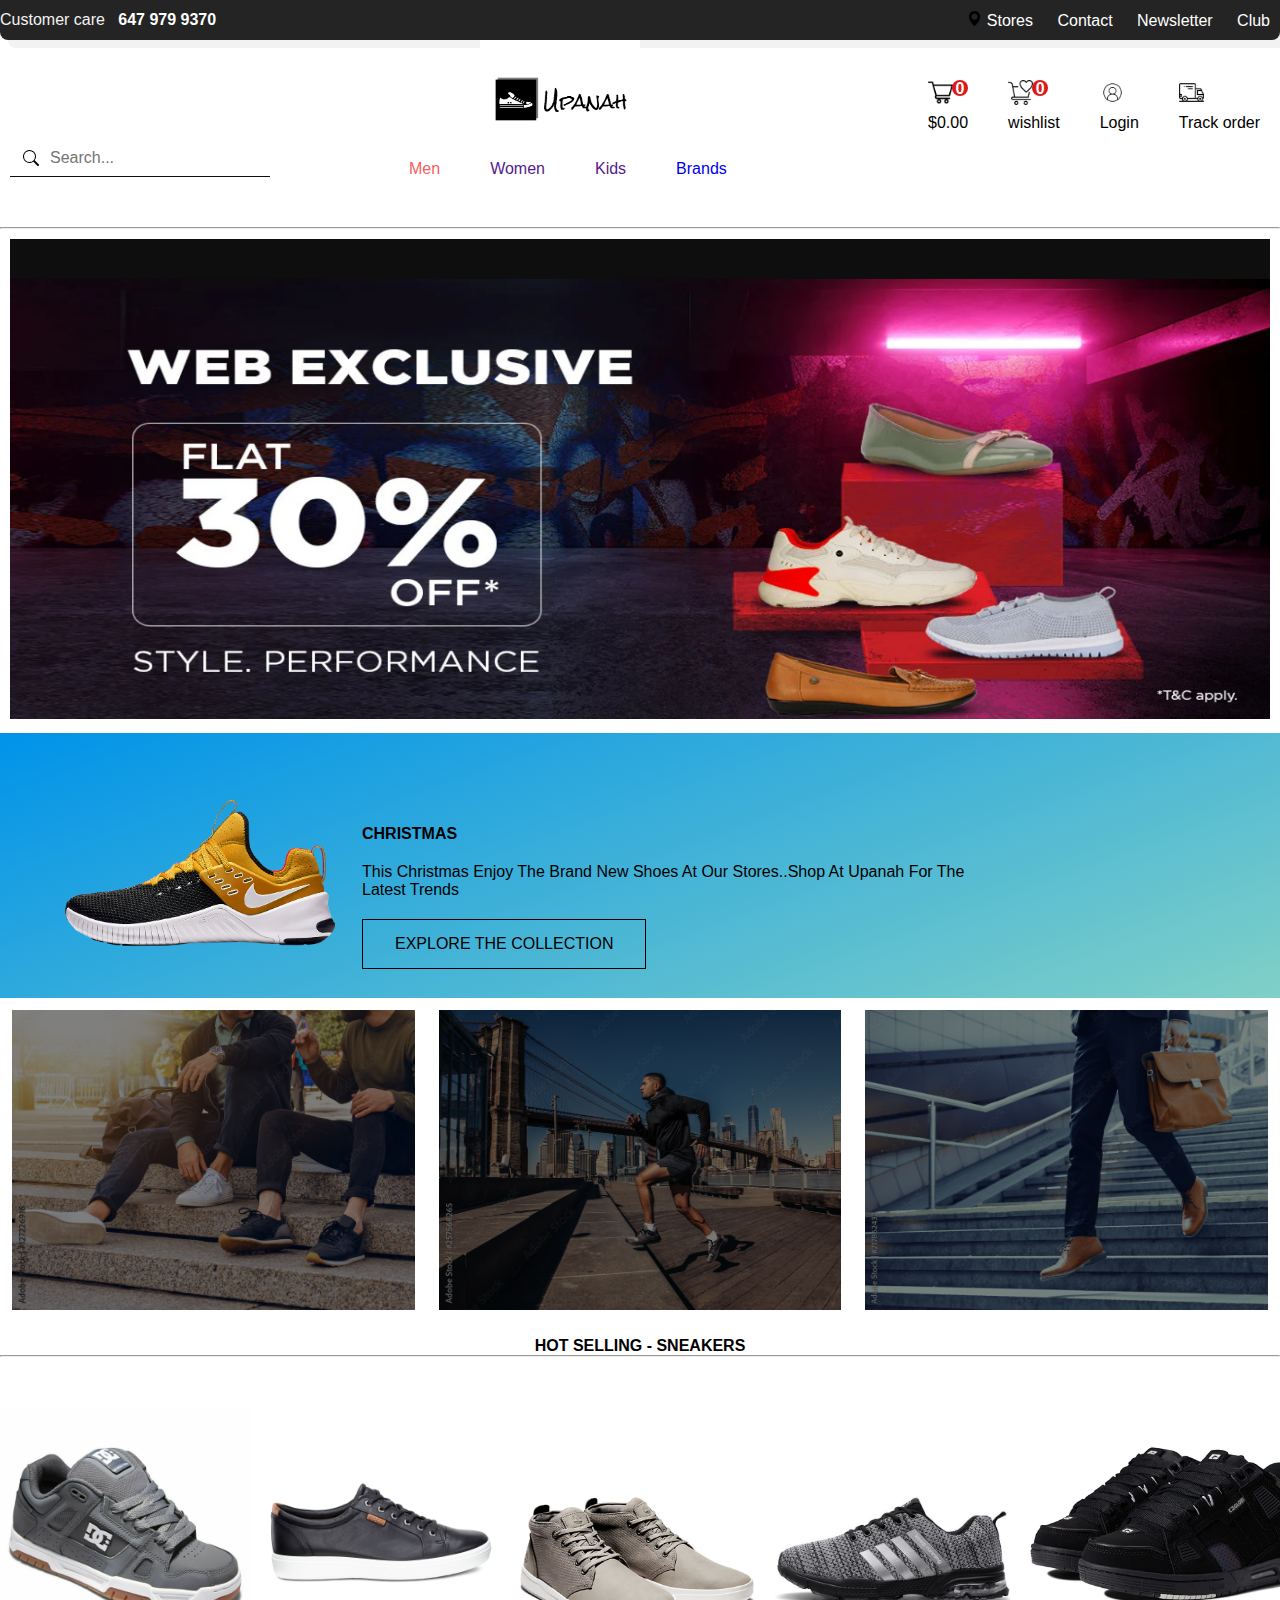
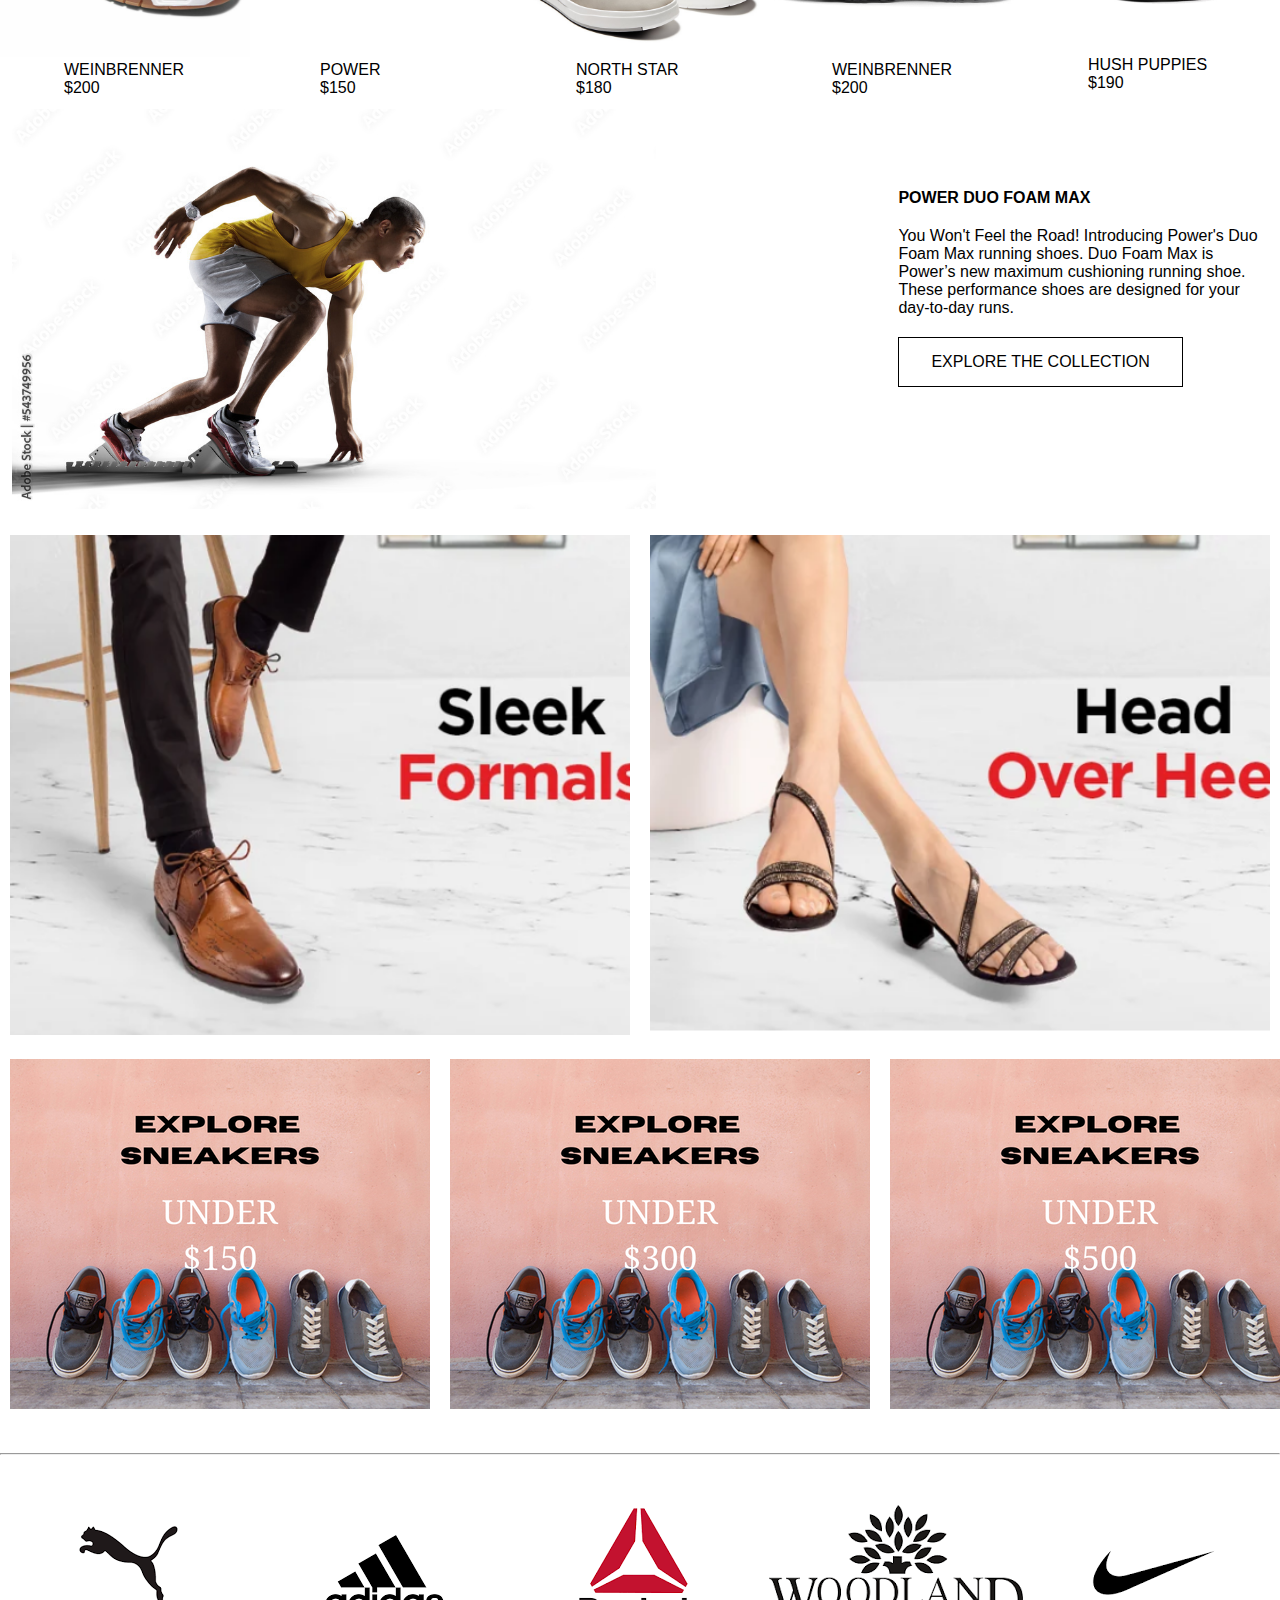
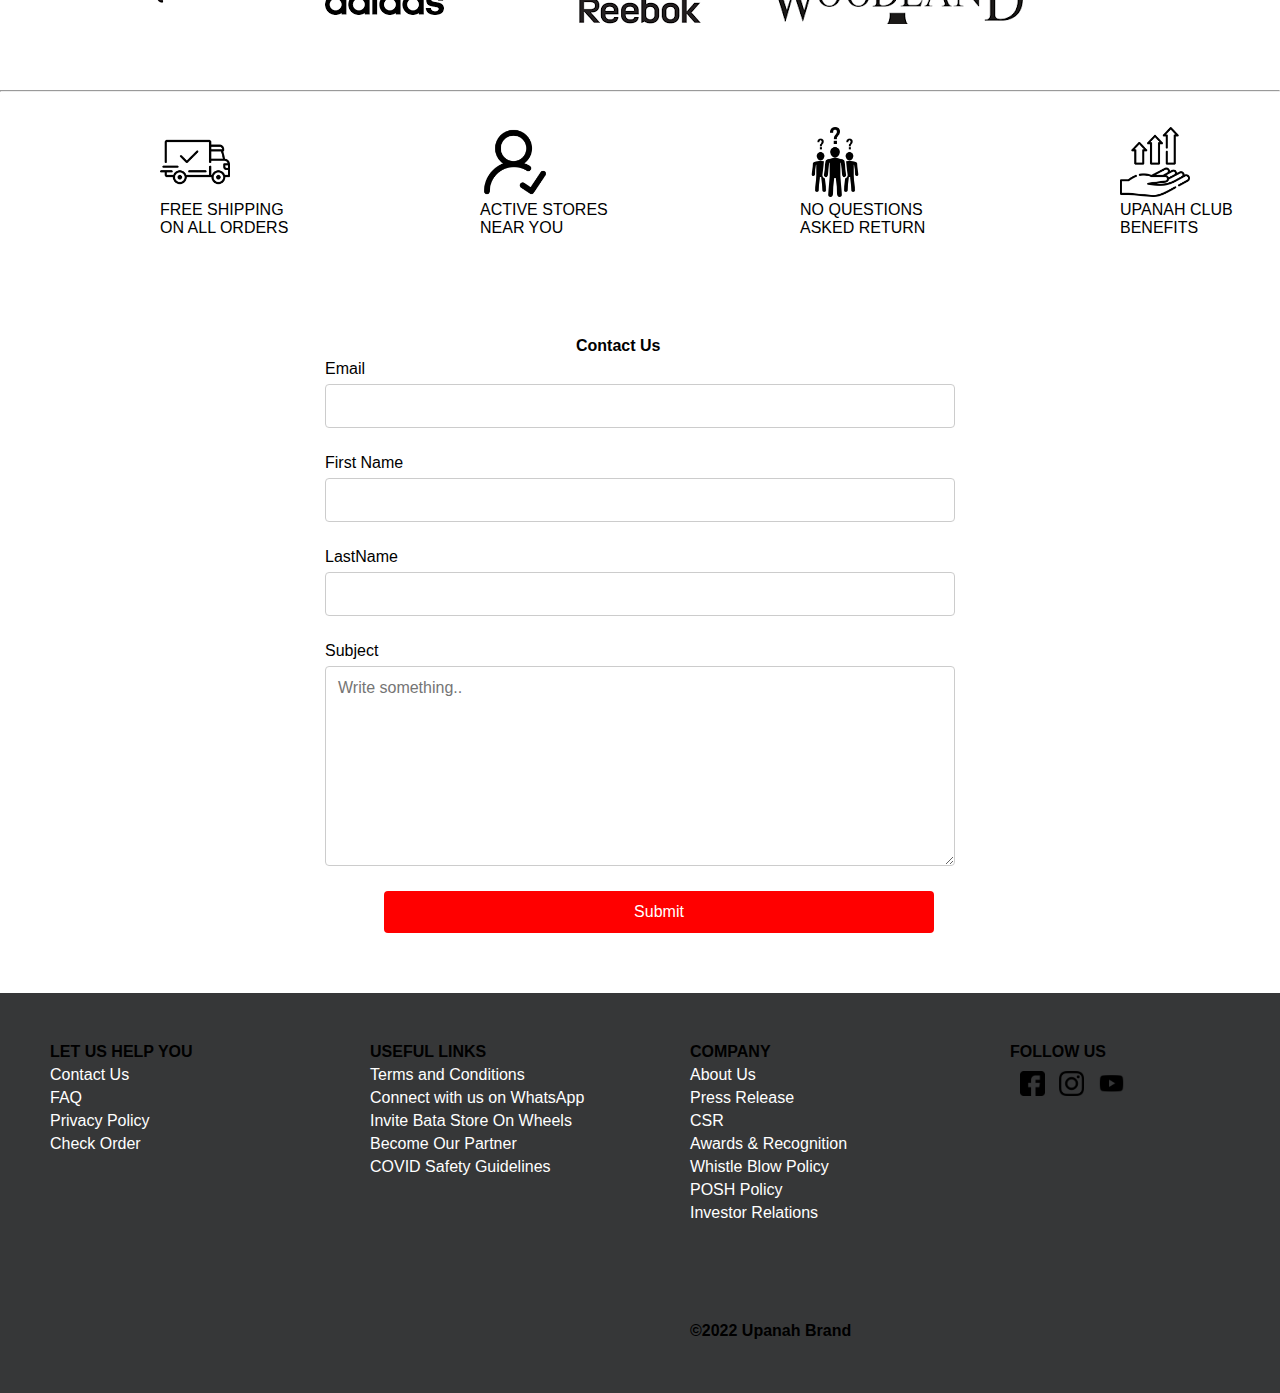
<file: index.html>
<!DOCTYPE html>
<html lang="en">
<head>
    <meta charset="UTF-8">
    <meta http-equiv="X-UA-Compatible" content="IE=edge">
    <meta name="viewport" content="width=device-width, initial-scale=1.0">
    <meta name="author" content="anjan srivathsav">
    <meta name="keywords" content="Shoes , Men shoes, sneakers ,upanah">
    <meta name="description" content="Upanah is a footwear website where you can shop variety of footwear of all styles and brands">
    <link href='https://fonts.googleapis.com/css?family=Poppins' rel='stylesheet'>
    <title>Upanah</title>
    <link rel="stylesheet" href="./css/main.css">
    <link rel="icon" href="./assets/images/letter-u.png" type="image/icon type">
</head>
<body>
    <nav class="navbar">
     
    <div class="comm-nav">
        <div class="widthfifty">
          Customer care &nbsp;  <a href="tel:647-979-9370" style="color: white;" ><strong>647 979 9370</strong></a>
         </div>
        <div class="widthfifty textright">
            <ul class="comm-list">
                <li class="comm-item"><a href="" style="color: white;"> 
                  <img class="logowidth" src="./assets/images/location-pin.png" alt=""> Stores </a></li>
                <li class="comm-item"><a href="" style="color: white;">Contact</a></li>
                <li class="comm-item"><a href="" style="color: white;">Newsletter </a></li>
                <li class="comm-item"><a href="" style="color: white;">Club </a></li>
            </ul>
        </div>
    </div>    

    <div class="top-nav">
        <div style="width: 50%;justify-content: right; display: flex; ">
            <a href=""><img class="logo-icon" src="./assets/images/upanah-f.png" alt=""></a>
        </div>
        <ul   class="nav-logo widthfifty">
            <li class="logo-item">
               <a href=""><img class="logo" src="./assets/images/truck.png" alt=""></a>
                <p class="pclass" >Track order</p>
            </li>
            <li class="logo-item" >
              <a href=""><img class="logo" src="./assets/images/login.png" alt=""></a>
                <p class="pclass" >Login</p>
            </li>
            <li class="logo-item">
              <div style="width: 40px; position: relative;">
                <div class="numberCircle">
                <h5>0</h5> 
              </div>
             <a href=""><img class="logo" src="./assets/images/wishlist.png" alt=""></a>
            </div>
                <p class="pclass">wishlist</p>
            </li>
            <li class="logo-item">
              <div style="width: 40px; position: relative;">
                <div class="numberCircle">
                <h5>0</h5> 
              </div>
           <a href=""><img class="logo"  src="./assets/images/shopping-cart.png" alt=""></a>
            </div>
                <p class="pclass">$0.00</p>
            </li>
        </ul>
    </div>


    <div class="wrapper fullwidth">

    <div class="widththirty" >
        <form class="nosubmit">
            <input class="nosubmit" type="search" placeholder="Search...">
          </form>
    </div>
    <div class="widthseventy">
      <ul class="nav-list" id="nav-id">
        <div class="dropdown">
            <li class="dropbtn list-item"><a href="" style="color: #f5605e;">Men</a></li>
            <div class="dropdown-content">
                <div class="head">
                    <h2>MEN</h2>
                </div>
              <div class="row">
                <div class="column">
                  <h3>Categories</h3>
                  <a href="shoes.html">Athletic</a>
                  <a href="shoes.html">Shoes</a>
                  <a href="shoes.html">Boots</a>
                </div>
                <div class="column">
                  <h3>Popular Brands</h3>
                  <a href="shoes.html">Blundstone</a>
                  <a href="shoes.html">Cambrian</a>
                  <a href="shoes.html">ECCO</a>
                </div>
                <div class="column">
                  <h3>Discover</h3>
                  <a href="shoes.html">Race Ready</a>
                  <a href="shoes.html">Healthcare Worker Picks</a>
                  <a href="shoes.html">Orthopedic Footwear</a>
                </div>
                <div class="column">
                  <h3>We Fit You</h3>
                  <a href="shoes.html">Pedorthic Services</a>
                  <a href="shoes.html">Size & Fit Guide</a>
                  <a href="shoes.html">Repairs & Modificationsr</a>
                </div>
              </div>
            </div>
          </div> 

         <div class="dropdown">
            <li class="dropbtn list-item"><a href="">Women</a></li>
            <div class="dropdown-content">
                <div class="head">
                    <h2>WOMEN</h2>
                </div>
              <div class="row">
                <div class="column">
                  <h3>Categories</h3>
                  <a href="women.html">Athletic</a>
                  <a href="women.html">Shoes</a>
                  <a href="women.html">Boots</a>
                </div>
                <div class="column">
                  <h3>Popular Brands</h3>
                  <a href="women.html">Blundstone</a>
                  <a href="women.html">Cambrian</a>
                  <a href="women.html">ECCO</a>
                </div>
                <div class="column">
                  <h3>Discover</h3>
                  <a href="women.html">Race Ready</a>
                  <a href="women.html">Healthcare Worker Picks</a>
                  <a href="women.html">Orthopedic Footwear</a>
                </div>
                <div class="column">
                  <h3>We Fit You</h3>
                  <a href="women.html">Pedorthic Services</a>
                  <a href="women.html">Size & Fit Guide</a>
                  <a href="women.html">Repairs & Modificationsr</a>
                </div>
              </div>
            </div>
         </div> 

         <div class="dropdown">
            <li class="dropbtn list-item"><a href="">Kids</a></li>
            <div class="dropdown-content">
                <div class="head">
                    <h2>KIDS</h2>
                </div>
              <div class="row">
                <div class="column">
                  <h3>Categories</h3>
                  <a href="#">Athletic</a>
                  <a href="#">Shoes</a>
                  <a href="#">Boots</a>
                </div>
                <div class="column">
                  <h3>Popular Brands</h3>
                  <a href="#">Blundstone</a>
                  <a href="#">Cambrian</a>
                  <a href="#">ECCO</a>
                </div>
                <div class="column">
                  <h3>Discover</h3>
                  <a href="#">Race Ready</a>
                  <a href="#">Healthcare Worker Picks</a>
                  <a href="#">Orthopedic Footwear</a>
                </div>
                <div class="column">
                  <h3>We Fit You</h3>
                  <a href="#">Pedorthic Services</a>
                  <a href="#">Size & Fit Guide</a>
                  <a href="#">Repairs & Modificationsr</a>
                </div>
              </div>
            </div>
         </div>
        
        <li class="list-item"><a href="#brands">Brands</a></li>
        
        </ul>
    </div>
    

    <!-- dropdown content-->

    </div>
        
        <div class="menu" id="toggle-button">
            <div class="menu-line"></div>
            <div class="menu-line"></div>
            <div class="menu-line"></div>
        </div>
    </nav>
    <hr>
    <img style="height:500px; width: 100%; padding: 10px;" src="./assets/images/banner.PNG" alt="">
    
    
    <!-- black friday sales -->
    <div  class="wrapper animebackground">
      <div  class="glassBox widthfifty">
        <div class="glassBox__imgBox">
          <img src="./assets/images/shoe-golden.png" alt="">
        </div>
          <div>
          </div>
      </div>
      <div style="margin: 12px;" class="widthfifty">
        <h3 style="margin-top: 80px;" >CHRISTMAS</h3>
         <p style="margin-top: 20px;">This Christmas Enjoy The Brand New Shoes At Our Stores..Shop At Upanah For The Latest Trends
        </p>
        <a href="#" class="collectionbutton">EXPLORE THE COLLECTION</a>
    </div>
    </div>
    
    <div class="wrapper" >
      <div style="margin: 12px;"  class="img-hover-zoom img-hover-zoom--brightness widththirtytwo" >
        <a href=""><img style="height: 300px" src="./assets/images/AdobeStock_127226916_Preview.jpeg" alt=""></a>
      </div>

      <div style="margin: 12px;" class="img-hover-zoom img-hover-zoom--brightness widththirtytwo">
      <a href=""><img style="height: 300px;" src="./assets/images/AdobeStock_257568265_Preview.jpeg" alt=""></a>
      </div>

      <div style="margin: 12px;" class="img-hover-zoom img-hover-zoom--brightness widththirtytwo">
       <a href=""><img style="height: 300px; " src="./assets/images/AdobeStock_217862432_Preview.jpeg" alt=""></a>
      </div>
    </div>


    

    <h3 style="text-align: center; margin-top: 15px;" >HOT SELLING - SNEAKERS</h3>
    <hr>
      <div style="width: 100%;margin-top: 50px;" class="tech-slideshow wrapper"> 
          <!-- <div class=""> -->
            <div style="width: 20%;" class="mover-1">
              <img style="height: 250px;" src="./assets/images/shoe4.jpeg" alt="">
              <p style="margin-left:25%;">WEINBRENNER</p>
            <p style="margin-left:25%;">$200</p>
          </div>
            
            <div style="width: 20%;" class="mover-1">
              <img style="height: 250px;" src="./assets/images/shoe1.jpeg" alt="">
              <p style="margin-left:25%;">POWER</p>
              <p style="margin-left:25%;">$150</p>
            </div>
            <div style="width: 20%;" class="mover-1">
               <img style="height: 250px;" src="./assets/images/shoe2.png" alt="">
               <p style="margin-left:25%;">NORTH STAR</p>
              <p style="margin-left:25%;">$180</p>
            </div>
            <div style="width: 20%;" class="mover-1">
              <img style="height: 250px;" src="./assets/images/shoe5.jpeg" alt="">
              <p style="margin-left:25%;">WEINBRENNER</p>
            <p style="margin-left:25%;">$200</p>
          </div>
            
            <div style="width: 20%;" class="mover-1">
               <img style="height: 230px ;" src="./assets/images/shoe3.jpeg" alt="">
               <p style="margin-left:25%; margin-top: 15px ;">HUSH PUPPIES</p>
              <p style="margin-left:25%;">$190</p>
            </div>
            
            
          <!-- </div> -->
      </div>



      <div class="wrapper" style="width: 100%;">
        <div class="widthseventy" style="margin: 12px;">
            <img style="height: 400px;" src="./assets/images/AdobeStock_543749956_Preview.jpeg" alt="">
        </div>
        <div class="widththirty" style="margin: 12px;">
            <h3 style="margin-top: 80px;" >POWER DUO FOAM MAX</h3>
             <p style="margin-top: 20px;">You Won't Feel the Road! Introducing Power's Duo Foam Max running shoes. Duo Foam Max is Power’s 
              new maximum cushioning running shoe. These performance shoes are designed for your day-to-day runs.
            </p>
            <a href="#" class="collectionbutton">EXPLORE THE COLLECTION</a>

        </div>
      </div>

      <div class="wrapper"  style="width: 100%;">
          <div class="widthfifty" style="overflow: hidden; margin: 10px;">
           <a href=""><img style="height: 500px;" src="./assets/images/sleekmen.PNG" alt=""></a>
          </div>
          <div class="widthfifty" style="overflow: hidden; margin: 10px;">
            <a href=""><img style="height: 500px;" src="./assets/images/headwomen.PNG" alt=""></a>
          </div>
      </div>

      <div class="wrapper" style="width: 100%;margin-bottom: 30px; ">
          <div>
          <a href=""><img  style="height: 350px; width: 420px;  margin: 10px;" src="./assets/images/test.png" alt=""></a>
          </div>
          <div>
           <a href=""><img  style="height: 350px;  width: 420px;  margin: 10px;" src="./assets/images/test2.png" alt=""></a>
          </div>
          <div>
           <a href=""><img  style="height: 350px;  width: 420px; margin: 10px;" src="./assets/images/test3.png" alt=""></a>
          </div>
      </div>
      <hr>

      <div id="brands" class="wrapper2" style="margin-top: 50px; margin-bottom: 50px;">
          <div  class="img-hover-zoomlogo--brightness widthtwenty " >
            <a href=""><img class="testing" src="./assets/images/puma.png" alt=""></a>
          </div>
            <div style="margin-top: 30px;" class="img-hover-zoomlogo--brightness widthtwenty">
             <a href=""><img  class="testing"  src="./assets/images/addidas.png" alt=""></a>
            </div>
          <div  class="img-hover-zoomlogo--brightness widthtwenty" >
            <a href=""><img  class="testing" src="./assets/images/reebok.png" alt=""></a>
          </div> 
          <div  class="img-hover-zoomlogo--brightness widthtwenty" >
           <a href=""><img  class="testing"  src="./assets/images/woodland.png" alt=""></a>
          </div>
          <div  class="img-hover-zoomlogo--brightness widthtwenty" >
           <a href=""><img  class="testing"  src="./assets/images/nike.png" alt=""></a>
          </div>
            
      </div>

      <hr>

      <div class="wrapper" style="width: 100%; justify-content: center; ">
            <div style="margin-top: 35px;" class="img-hover-zoomlogo--brightness widthtwentyfive">
             <a href=""><img class="benefits img-hover-zoomlogo--brightness" src="./assets/images/shipped.png" alt=""></a>
              <p style="margin-left:50%;">FREE SHIPPING</p>
              <p style="margin-left:50%;">ON ALL ORDERS</p>
            </div>
            <div style="margin-top: 35px;" class="img-hover-zoomlogo--brightness widthtwentyfive">
             <a href=""><img class="benefits" src="./assets/images/add-friend.png" alt=""></a>
              <p style="margin-left:50%;">ACTIVE STORES</p>
              <p style="margin-left:50%;">NEAR YOU</p>
            </div>
            <div style="margin-top: 35px;" class="img-hover-zoomlogo--brightness widthtwentyfive">
             <a href=""><img  class="benefits" src="./assets/images/no-questions.png" alt=""></a>
              <p style="margin-left:50%;">NO QUESTIONS</p>
              <p style="margin-left:50%;">ASKED RETURN</p>
            </div>
            <div style="margin-top: 35px;" class="img-hover-zoomlogo--brightness widthtwentyfive">
              <a href=""><img class="benefits" src="./assets/images/increase.png" alt=""></a>
              <p style="margin-left:50%;">UPANAH CLUB</p>
              <p style="margin-left:50%;">BENEFITS</p>
            </div>
          </div>
          
          <div style="margin-top: 100px;">
            <h3 style="margin-left: 45%;">Contact Us</h3>
            <div >
              <form action="">
                <div class="inputalign">
                  <label for="email">Email</label>
                  <input style="resize: vertical;"  type="text" id="email" name="Email" required>
                </div>
                
                <div class="inputalign">
                  <label for="fname">First Name</label>
                  <input  style="resize: vertical;"  type="text" id="fname" name="First Name" required>
                </div>
                
                <div class="inputalign">
                  <label for="lname"> LastName</label>
                  <input type="text" id="lname" name="Last Name">
                </div>
                
                <div class="inputalign">
                  <label for="subject">Subject</label>
                 <textarea id="subject" name="subject" placeholder="Write something.." style="height:200px"></textarea>
                </div>

                  <div class="inputsubmit">
                    <input type="submit" value="Submit">
                  </div>
                </form>
            </div>
          </div>

          <footer class="footer">
                <div class="footerdiv">
                  <h4>LET US HELP YOU</h4>
                   <div class="columnfooter">
                    <a class="afooter" href="">Contact Us</a>
                    <a class="afooter" ref="">FAQ</a>
                    <a class="afooter" href="">Privacy Policy</a>
                    <a class="afooter" href="">Check Order</a>
                   </div>
                 </div>
                 <div class="footerdiv">
                    <h4>USEFUL LINKS</h4>
                    <div class="columnfooter">
                      <a class="afooter" href="">Terms and Conditions</a>
                      <a class="afooter" href="">Connect with us on WhatsApp</a>
                      <a class="afooter" href="">Invite Bata Store On Wheels</a>
                      <a class="afooter" href="">Become Our Partner</a>
                      <a class="afooter" href="">COVID Safety Guidelines</a>
                    </div>
                 </div>

                 <div class="footerdiv">
                  <h4>COMPANY</h4>
                  <div class="columnfooter">
                    <a class="afooter"  href="">About Us</a>
                    <a class="afooter" href="">Press Release</a>
                    <a class="afooter" href="">CSR</a>
                    <a class="afooter" href="">Awards & Recognition</a>
                    <a class="afooter" href="">Whistle Blow Policy</a>
                    <a class="afooter" href="">POSH Policy</a>
                    <a class="afooter" href="">Investor Relations</a>
                  </div>

                  <h4 style="margin-top: 100px;" >&copy;2022 Upanah Brand</h4>  
               </div>
               <div class="footerdiv">
                <h4>FOLLOW US</h4>
                  <div class="footerimage">
                     <img class="footerimage"  src="./assets/images/facebook.png" alt=""> 
                     <img class="footerimage" src="./assets/images/instagram.png" alt="">
                     <img class="footerimage" src="./assets/images/youtube.png" alt="">
                  </div>
               </div>

          </footer>

</body>

<script>
    const toggleButton = document.getElementById("toggle-button");
    const navList = document.getElementById("nav-id")

    toggleButton.addEventListener('click', () => {
        navList.classList.toggle('active')
    })

</script>
</html>
</file>
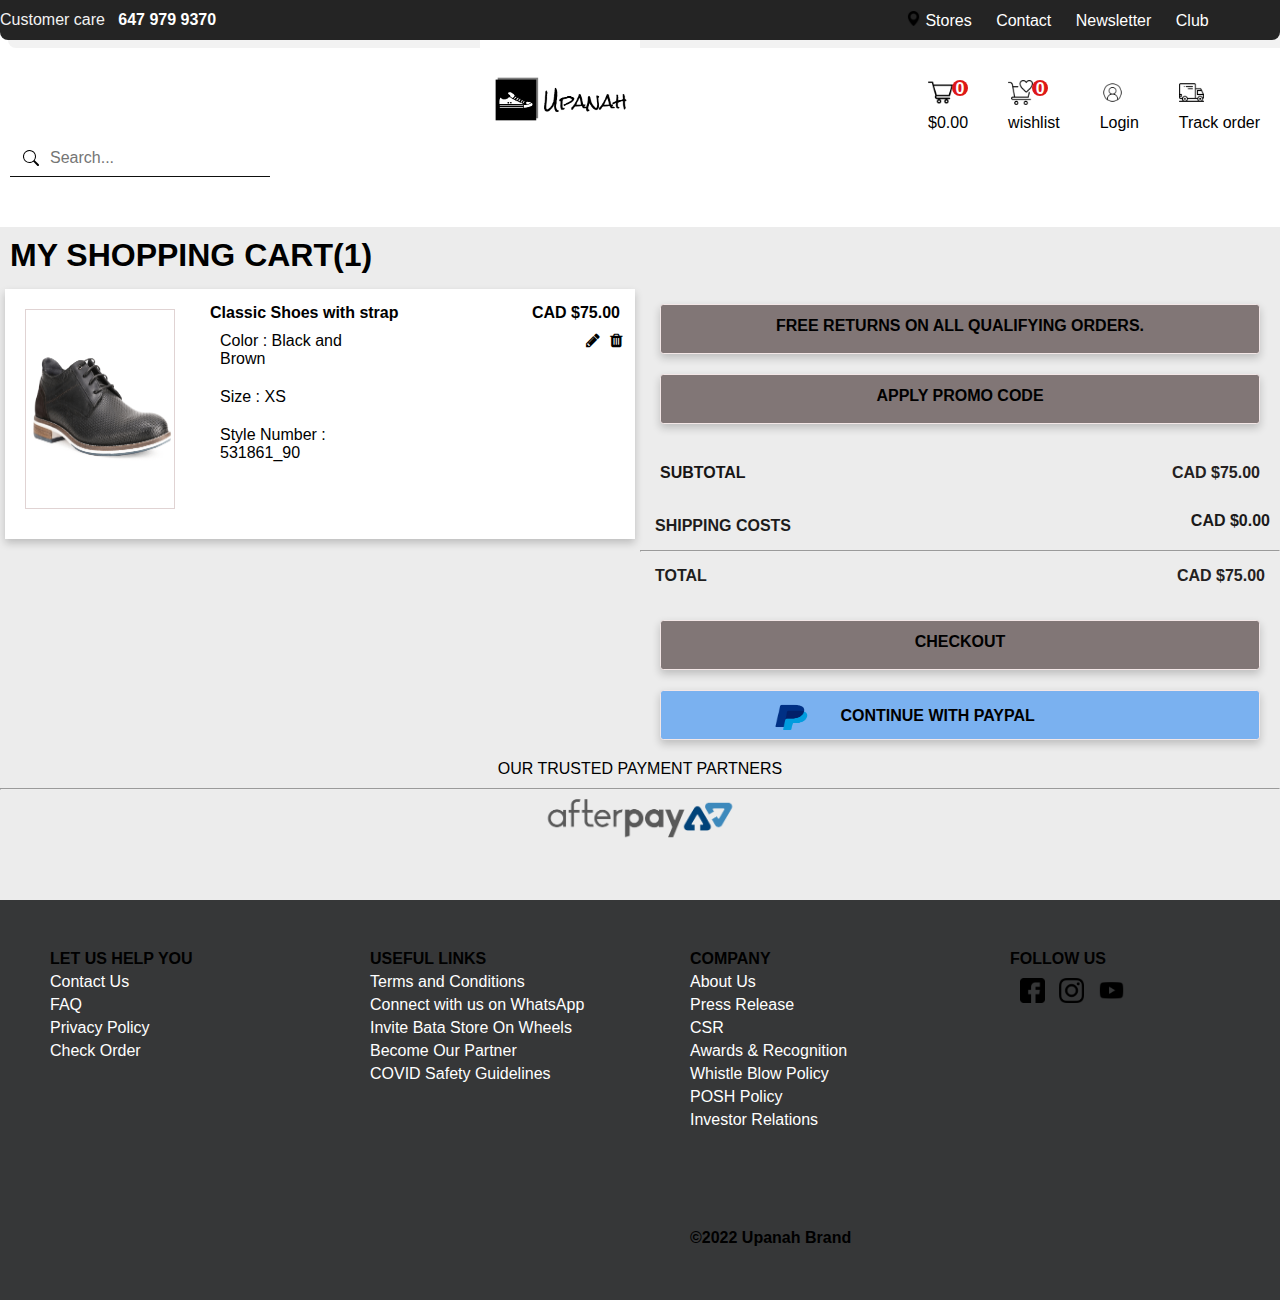
<file: cart.html>
<!DOCTYPE html>
<html lang="en">
<head>
    <meta charset="UTF-8">
    <meta http-equiv="X-UA-Compatible" content="IE=edge">
    <meta name="viewport" content="width=device-width, initial-scale=1.0">
    <link rel="stylesheet" href="./css/main.css">
    <title>Cart</title>
    <link rel="icon" href="./assets/letter-u.png" type="image/icontype">
    <link rel="stylesheet" href="./assets/font-awesome-4.7.0/font-awesome-4.7.0/css/font-awesome.min.css">

    <style>
      body{
  background-color: #ececec;
  }
</style>
  
</head>
<body>
    <nav class="navbar">
     
        <div class="comm-nav">
            <div style="width: 50%;">
              Customer care &nbsp;  <a href="tel:647-979-9370" style="color: white;" ><strong>647 979 9370</strong></a>
             </div>
             <div style="width: 20%;">
                
             </div>
            <div style="width: 30%;">
                <ul class="comm-list">
                    <li class="comm-item"><a href="" style="color: white;"> 
                      <img style="width:15px;" src="./assets/images/location-pin.png" alt=""> Stores </a></li>
                    <li class="comm-item"><a href="" style="color: white;">Contact</a></li>
                    <li class="comm-item"><a href="" style="color: white;">Newsletter </a></li>
                    <li class="comm-item"><a href="" style="color: white;">Club </a></li>
                </ul>
            </div>
        </div>    
    
        <div class="top-nav">
            <!-- <div style="width: 33%;">
                <form class="nosubmit">
                    <input class="nosubmit" type="search" placeholder="Search...">
                  </form>
            </div> -->
            <div style="width: 50%; justify-content: right; display: flex; ">
                <a href="index.html"><img class="logo-icon" src="./assets/images/upanah-f.png" alt=""></a>
            </div>
            <ul  style="width: 50%;" class="nav-logo">
                <li class="logo-item">
                    <img class="logo" src="./assets/images/truck.png" alt="">
                    <p class="pclass" >Track order</p>
                </li>
                <li class="logo-item" >
                    <img class="logo" src="./assets/images/login.png" alt="">
                    <p class="pclass" >Login</p>
                </li>
                <li class="logo-item">
                  <div style="width: 40px; position: relative;">
                    <div class="numberCircle">
                    <h5>0</h5> 
                  </div>
                  <img class="logo" src="./assets/images/wishlist.png" alt="">
                </div>
                    <p class="pclass">wishlist</p>
                </li>
                <li class="logo-item">
                  <div style="width: 40px; position: relative;">
                    <div class="numberCircle">
                    <h5>0</h5> 
                  </div>
                  <img class="logo"  src="./assets/images/shopping-cart.png" alt="">
                </div>
                    <p class="pclass">$0.00</p>
                </li>
            </ul>
        </div>
    
        <div style="display: flex ; flex-direction: row; width: 100%;">
    
        <div style="width: 30%;" >
            <form class="nosubmit">
                <input class="nosubmit" type="search" placeholder="Search...">
              </form>
        </div>
      
    
        <!-- dropdown content-->
    
        </div>
            
            <div class="menu" id="toggle-button">
                <div class="menu-line"></div>
                <div class="menu-line"></div>
                <div class="menu-line"></div>
            </div>
        </nav>
    
    <div class="cartheader">
        MY SHOPPING CART(1)
    </div>
    <div  class="wrapper">
        <div class="paycard">
            <div>
                <img class="payimage" src="./assets/images/product_test.png" alt="">
            </div>
            <div class="paycontent">
                <p class="paycontenttext">Classic Shoes with strap</p>
                <p class="paynormaltext">Color : Black and Brown</p>
                <p class="paynormaltext">Size : XS</p>
                <p class="paynormaltext">Style Number : 531861_90</p>
            </div>
    
            <div  class="paycontentamount">
                <p class="paycontenttext">CAD $75.00</p>
                <i  class="fa fa-pencil pencil" aria-hidden="true"></i>
                <i  class="fa fa-trash pencil" aria-hidden="true"></i>
            </div>
    
        </div>
        <div class="promocard">
          <a style="text-decoration: none;color:black" href="">
            <div class="paymenttextbox" style="background-color: rgb(129, 118, 118);">
              <p style="text-align: center;margin-top: 12px;" class="paycontenttext">
                FREE RETURNS ON ALL QUALIFYING ORDERS.</p>
              </div>
          </a>
            
            <a style="text-decoration: none;color:black" href="">
              <div class="paymenttextbox" style="background-color: rgb(129, 118, 118);">
                <p style="text-align: center;margin-top: 12px;" class="paycontenttext">
                    APPLY PROMO CODE</p>
            </div>
            </a>

            <div>
                <div style="display: flex; flex-direction:row">
                    <div class="paycontenttext" style="width: 50%;padding: 20px;color: rgb(24, 22, 22)">
                        SUBTOTAL</div>
                    <div class="paycontenttext" style="text-align:right;width: 50%;padding: 20px;color: rgb(36, 33, 33)">
                        CAD $75.00</div>
                </div>
            </div>

            <div>
                <div style="display: flex; flex-direction:row">
                    <div class="paycontenttext" style="width: 50%;padding: 15px;color: rgb(29, 28, 28) ;">
                        SHIPPING COSTS</div>
                    <div class="paycontenttext" style="text-align:right;width: 50%;padding: 10px;color: rgb(27, 26, 26)">
                        CAD $0.00</div>
                </div>
            </div>

            <hr>

            <div>
                <div style="display: flex; flex-direction:row">
                    <div class="paycontenttext" style="width: 50%;padding: 15px;color: rgb(31, 30, 30) ;">
                        TOTAL</div>
                    <div class="paycontenttext" style="text-align:right;width: 50%;padding: 15px;color: rgb(36, 34, 34)">
                        CAD $75.00</div>
                </div>
            </div>

            <a style="text-decoration: none;color:black" href=""> 
            <div class="paymenttextbox" style="background-color: rgb(129, 118, 118);">
                <p style="text-align: center;margin-top: 12px;" class="paycontenttext">
                    CHECKOUT</p>
            </div>
            </a>

            <a style="text-decoration: none;color:black" href="">
            <div  class="paymenttextboxpayal" style="background-color: rgb(122, 177, 240);">
                <div style="width: 30%;">
                    <img style="height: 50px;width: 100px;float: right;padding: 0;"
                     src="./assets/images/paypal.png" alt="">
                </div> 
                <div style="width: 70%;">
                    <p style="text-align: center;margin-top: 16px;text-align: left; " 
                    class="paycontenttext">
                        CONTINUE WITH PAYPAL</p>
                </div>
            </div>
            </a>

        </div>

    </div>
    <p style="text-align: center;margin-bottom: 10px; ">OUR TRUSTED PAYMENT PARTNERS</p>
    <hr>

    <div class="wrapper">
            <div style="width:100%" >
                <img class="partnerlogo" src="./assets/images/afterpay.png" alt="">
            </div>
    </div>

    <footer class="footer">
        <div style="width: 25%; margin: 50px;">
          <h4>LET US HELP YOU</h4>
           <div class="columnfooter">
            <a class="afooter" href="">Contact Us</a>
            <a class="afooter" href="">FAQ</a>
            <a class="afooter" href="">Privacy Policy</a>
            <a class="afooter" href="">Check Order</a>
           </div>
         </div>
         <div style="width: 25% ; margin: 50px">
            <h4>USEFUL LINKS</h4>
            <div class="columnfooter">
              <a class="afooter" href="">Terms and Conditions</a>
              <a class="afooter" href="">Connect with us on WhatsApp</a>
              <a class="afooter" href="">Invite Bata Store On Wheels</a>
              <a class="afooter" href="">Become Our Partner</a>
              <a class="afooter" href="">COVID Safety Guidelines</a>
            </div>
         </div>

         <div style="width: 25% ; margin: 50px">
          <h4>COMPANY</h4>
          <div class="columnfooter">
            <a class="afooter"  href="">About Us</a>
            <a class="afooter" href="">Press Release</a>
            <a class="afooter" href="">CSR</a>
            <a class="afooter" href="">Awards & Recognition</a>
            <a class="afooter" href="">Whistle Blow Policy</a>
            <a class="afooter" href="">POSH Policy</a>
            <a class="afooter" href="">Investor Relations</a>
          </div>

          <h4 style="margin-top: 100px;" >&copy;2022 Upanah Brand</h4>  
       </div>
       <div style="width: 25% ; margin: 50px">
        <h4>FOLLOW US</h4>
          <div class="footerimage">
             <img class="footerimage"  src="./assets/images/facebook.png" alt=""> 
             <img class="footerimage" src="./assets/images/instagram.png" alt="">
             <img class="footerimage" src="./assets/images/youtube.png" alt="">
          </div>
       </div>

  </footer>

</body>
</html>
</file>
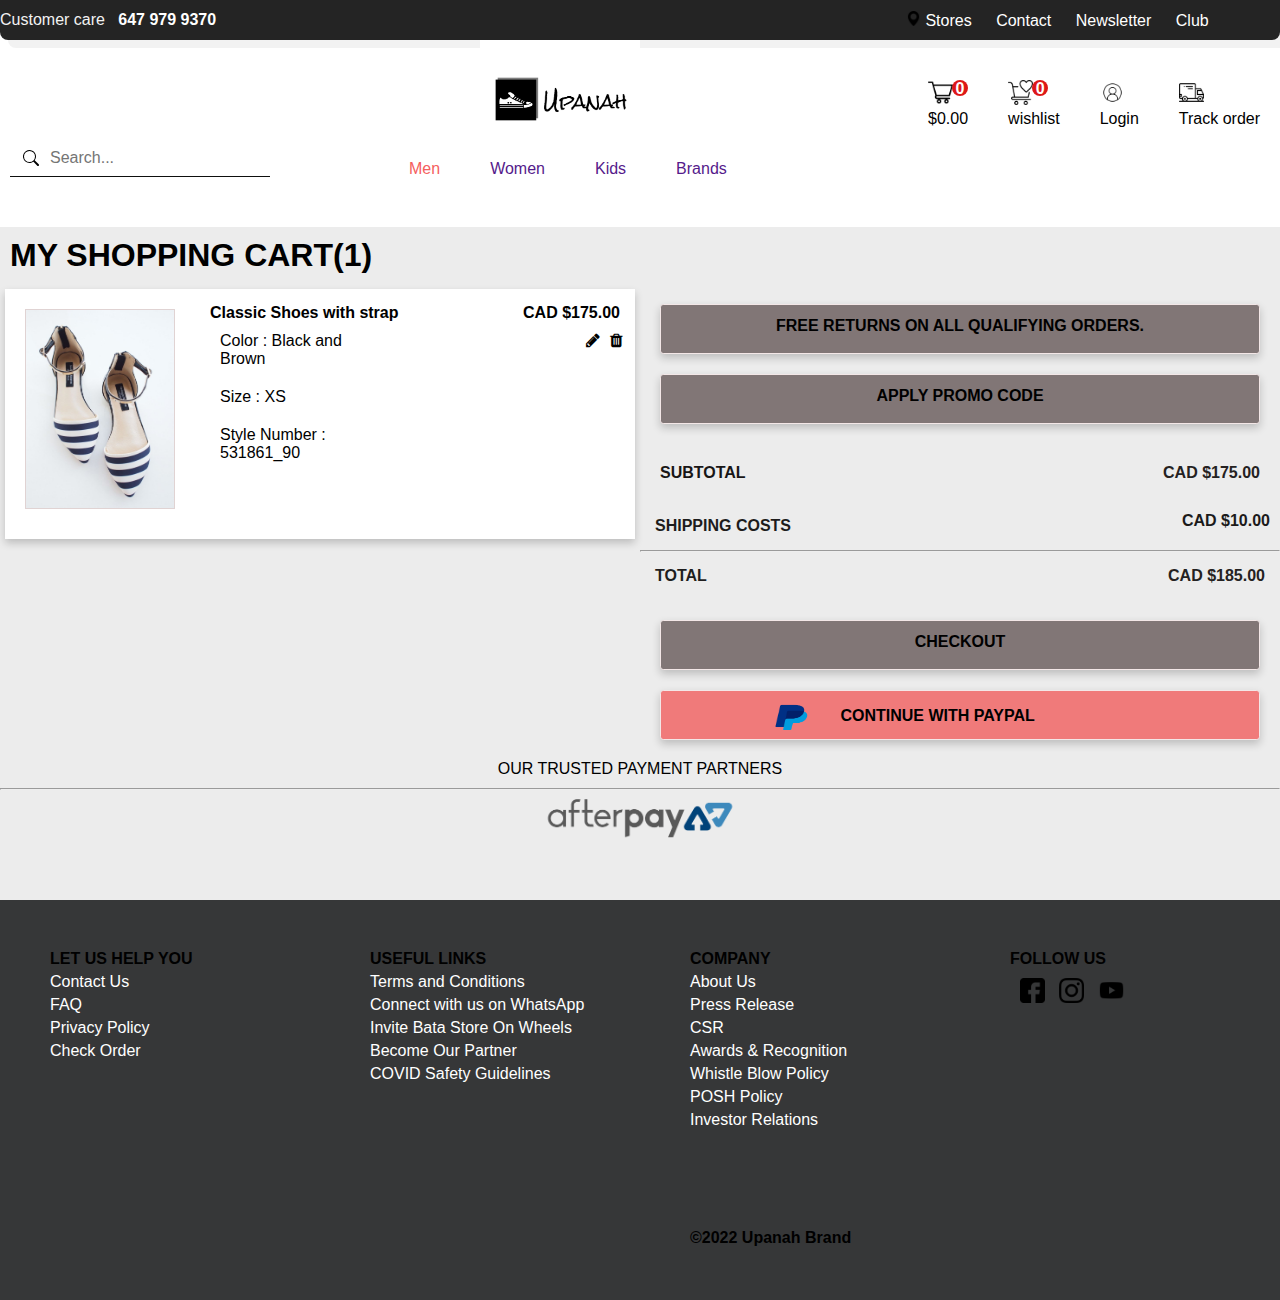
<file: cartwomen.html>
<html lang="en">
<head>
    <meta charset="UTF-8">
    <meta http-equiv="X-UA-Compatible" content="IE=edge">
    <meta name="viewport" content="width=device-width, initial-scale=1.0">
    <link rel="stylesheet" href="./css/main.css">
    <title>Cart</title>
    <link rel="icon" href="./assets/images/letter-u.png" type="image/icon type">
    <link rel="stylesheet" href="./assets/font-awesome-4.7.0/font-awesome-4.7.0/css/font-awesome.min.css">

    <style type="text/css">
      body{
  background-color: #ececec;
}
/* @media screen and (max-width: 768px)
{
    .paycard
    {
    clear: both;
    display: inline-table;
    }
    .promocard{
      float: none !important;
    }
} */


</style>
  </head>
<body>
    <nav class="navbar">
     
        <div class="comm-nav">
            <div style="width: 50%;">
              Customer care &nbsp;  <a href="tel:647-979-9370" style="color: white;" ><strong>647 979 9370</strong></a>
             </div>
             <div style="width: 20%;">
                
             </div>
            <div style="width: 30%;">
                <ul class="comm-list">
                    <li class="comm-item"><a href="" style="color: white;"> 
                      <img style="width:15px;" src="./assets/images/location-pin.png" alt=""> Stores </a></li>
                    <li class="comm-item"><a href="" style="color: white;">Contact</a></li>
                    <li class="comm-item"><a href="" style="color: white;">Newsletter </a></li>
                    <li class="comm-item"><a href="" style="color: white;">Club </a></li>
                </ul>
            </div>
        </div>    
    
        <div class="top-nav">
            <!-- <div style="width: 33%;">
                <form class="nosubmit">
                    <input class="nosubmit" type="search" placeholder="Search...">
                  </form>
            </div> -->
            <div style="width: 50%; justify-content: right; display: flex; ">
                <a href="index.html"><img class="logo-icon" src="./assets/images/upanah-f.png" alt=""></a>
            </div>
            <ul  style="width: 50%;" class="nav-logo">
                <li class="logo-item">
                    <img class="logo" src="./assets/images/truck.png" alt="">
                    <p class="pclass" >Track order</p>
                </li>
                <li class="logo-item" >
                    <img class="logo" src="./assets/images/login.png" alt="">
                    <p class="pclass" >Login</p>
                </li>
                <li class="logo-item">
                  <div style="width: 40px; position: relative;">
                    <div class="numberCircle">
                    <h5>0</h5> 
                  </div>
                  <img class="logo" src="./assets/images/wishlist.png" alt="">
                </div>
                    <p class="pclass">wishlist</p>
                </li>
                <li class="logo-item">
                  <div style="width: 40px; position: relative;">
                    <div class="numberCircle">
                    <h5>0</h5> 
                  </div>
                  <img class="logo"  src="./assets/images/shopping-cart.png" alt="">
                </div>
                    <p class="pclass">$0.00</p>
                </li>
            </ul>
        </div>
    
        <div style="display: flex ; flex-direction: row; width: 100%;">
    
        <div style="width: 30%;" >
            <form class="nosubmit">
                <input class="nosubmit" type="search" placeholder="Search...">
              </form>
        </div>
        <div style="width: 70%;">
          <ul class="nav-list" id="nav-id">
            <!-- <li class="list-item" ><a href="">NEW</a></li> -->
            <div class="dropdown">
                <!-- <button class="dropbtn">Dropdown 
                  <i class="fa fa-caret-down"></i>
                </button> -->
                
                <li class="dropbtn list-item"><a href="" style="color: #f5605e;">Men</a></li>
                <div class="dropdown-content">
                    <div class="head">
                        <h2>MEN</h2>
                    </div>
                  <div class="row">
                    <div class="column">
                      <h3>Categories</h3>
                      <a href="#">Athletic</a>
                      <a href="#">Shoes</a>
                      <a href="#">Boots</a>
                    </div>
                    <div class="column">
                      <h3>Popular Brands</h3>
                      <a href="#">Blundstone</a>
                      <a href="#">Cambrian</a>
                      <a href="#">ECCO</a>
                    </div>
                    <div class="column">
                      <h3>Discover</h3>
                      <a href="#">Race Ready</a>
                      <a href="#">Healthcare Worker Picks</a>
                      <a href="#">Orthopedic Footwear</a>
                    </div>
                    <div class="column">
                      <h3>We Fit You</h3>
                      <a href="#">Pedorthic Services</a>
                      <a href="#">Size & Fit Guide</a>
                      <a href="#">Repairs & Modificationsr</a>
                    </div>
                  </div>
                </div>
              </div> 
    
             <div class="dropdown">
                <li class="dropbtn list-item"><a href="">Women</a></li>
                <div class="dropdown-content">
                    <div class="head">
                        <h2>WOMEN</h2>
                    </div>
                  <div class="row">
                    <div class="column">
                      <h3>Categories</h3>
                      <a href="#">Athletic</a>
                      <a href="#">Shoes</a>
                      <a href="#">Boots</a>
                    </div>
                    <div class="column">
                      <h3>Popular Brands</h3>
                      <a href="#">Blundstone</a>
                      <a href="#">Cambrian</a>
                      <a href="#">ECCO</a>
                    </div>
                    <div class="column">
                      <h3>Discover</h3>
                      <a href="#">Race Ready</a>
                      <a href="#">Healthcare Worker Picks</a>
                      <a href="#">Orthopedic Footwear</a>
                    </div>
                    <div class="column">
                      <h3>We Fit You</h3>
                      <a href="#">Pedorthic Services</a>
                      <a href="#">Size & Fit Guide</a>
                      <a href="#">Repairs & Modificationsr</a>
                    </div>
                  </div>
                </div>
             </div> 
    
             <div class="dropdown">
                <li class="dropbtn list-item"><a href="">Kids</a></li>
                <div class="dropdown-content">
                    <div class="head">
                        <h2>KIDS</h2>
                    </div>
                  <div class="row">
                    <div class="column">
                      <h3>Categories</h3>
                      <a href="#">Athletic</a>
                      <a href="#">Shoes</a>
                      <a href="#">Boots</a>
                    </div>
                    <div class="column">
                      <h3>Popular Brands</h3>
                      <a href="#">Blundstone</a>
                      <a href="#">Cambrian</a>
                      <a href="#">ECCO</a>
                    </div>
                    <div class="column">
                      <h3>Discover</h3>
                      <a href="#">Race Ready</a>
                      <a href="#">Healthcare Worker Picks</a>
                      <a href="#">Orthopedic Footwear</a>
                    </div>
                    <div class="column">
                      <h3>We Fit You</h3>
                      <a href="#">Pedorthic Services</a>
                      <a href="#">Size & Fit Guide</a>
                      <a href="#">Repairs & Modificationsr</a>
                    </div>
                  </div>
                </div>
             </div>
            
            <li class="list-item"><a href="">Brands</a></li>
            <!-- <li class="list-image">
                <a href=""><img style="height: 40px;"  src="./assets/images/sale-tag.png" alt=""></a>
            </li> -->
            
        </ul>
        </div>
        
    
        <!-- dropdown content-->
    
        </div>
            
            <div class="menu" id="toggle-button">
                <div class="menu-line"></div>
                <div class="menu-line"></div>
                <div class="menu-line"></div>
            </div>
        </nav>
    
    <div class="cartheader">
        MY SHOPPING CART(1)
    </div>
    <div  class="wrapper">
        <div class="paycard">
            <div>
                <img class="payimage" src="./assets/images/women4.jpeg" alt="">
            </div>
            <div style="width: 35%;" class="paycontent">
                <p class="paycontenttext">Classic Shoes with strap</p>
                <p class="paynormaltext">Color : Black and Brown</p>
                <p class="paynormaltext">Size : XS</p>
                <p class="paynormaltext">Style Number : 531861_90</p>
            </div>
    
            <div style="width: 35%;" class="paycontentamount">
                <p class="paycontenttext">CAD $175.00</p>
                <i style="padding: 10px;width: 10px;" class="fa fa-pencil" aria-hidden="true"></i>
                <i style="padding: 10px;width: 10px;" class="fa fa-trash" aria-hidden="true"></i>
            </div>
    
        </div>
        <div class="promocard">
          <a style="text-decoration: none;color:black" href="">
            <div class="paymenttextbox" style="background-color: rgb(129, 118, 118);">
              <p style="text-align: center;margin-top: 12px;" class="paycontenttext">
                FREE RETURNS ON ALL QUALIFYING ORDERS.</p>
              </div>
          </a>
            
            <a style="text-decoration: none;color:black" href="">
              <div class="paymenttextbox" style="background-color: rgb(129, 118, 118);">
                <p style="text-align: center;margin-top: 12px;" class="paycontenttext">
                    APPLY PROMO CODE</p>
            </div>
            </a>

            <div>
                <div style="display: flex; flex-direction:row">
                    <div class="paycontenttext" style="width: 50%;padding: 20px;color: rgb(24, 22, 22)">
                        SUBTOTAL</div>
                    <div class="paycontenttext" style="text-align:right;width: 50%;padding: 20px;color: rgb(36, 33, 33)">
                        CAD $175.00</div>
                </div>
            </div>

            <div>
                <div style="display: flex; flex-direction:row">
                    <div class="paycontenttext" style="width: 50%;padding: 15px;color: rgb(29, 28, 28) ;">
                        SHIPPING COSTS</div>
                    <div class="paycontenttext" style="text-align:right;width: 50%;padding: 10px;color: rgb(27, 26, 26)">
                        CAD $10.00</div>
                </div>
            </div>

            <hr>

            <div>
                <div style="display: flex; flex-direction:row">
                    <div class="paycontenttext" style="width: 50%;padding: 15px;color: rgb(31, 30, 30) ;">
                        TOTAL</div>
                    <div class="paycontenttext" style="text-align:right;width: 50%;padding: 15px;color: rgb(36, 34, 34)">
                        CAD $185.00</div>
                </div>
            </div>

            <a style="text-decoration: none;color:black" href=""> 
            <div class="paymenttextbox" style="background-color: rgb(129, 118, 118);">
                <p style="text-align: center;margin-top: 12px;" class="paycontenttext">
                    CHECKOUT</p>
            </div>
            </a>

            <a style="text-decoration: none;color:black" href="">
            <div  class="paymenttextboxpayal" style="background-color: rgb(240, 122, 122);">
                <div style="width: 30%;">
                    <img style="height: 50px;width: 100px;float: right;padding: 0;"
                     src="./assets/images/paypal.png" alt="">
                </div> 
                <div style="width: 70%;">
                    <p style="text-align: center;margin-top: 16px;text-align: left; " 
                    class="paycontenttext">
                        CONTINUE WITH PAYPAL</p>
                </div>
            </div>
            </a>

        </div>

    </div>
    <p style="text-align: center;margin-bottom: 10px; ">OUR TRUSTED PAYMENT PARTNERS</p>
    <hr>

    <div class="wrapper">
            <div style="width:100%" >
                <img class="partnerlogo" src="./assets/images/afterpay.png" alt="">
            </div>
    </div>

    <footer class="footer">
        <div style="width: 25%; margin: 50px;">
          <h4>LET US HELP YOU</h4>
           <div class="columnfooter">
            <a class="afooter" href="">Contact Us</a>
            <a class="afooter" ref="">FAQ</a>
            <a class="afooter" href="">Privacy Policy</a>
            <a class="afooter" href="">Check Order</a>
           </div>
         </div>
         <div style="width: 25% ; margin: 50px">
            <h4>USEFUL LINKS</h4>
            <div class="columnfooter">
              <a class="afooter" href="">Terms and Conditions</a>
              <a class="afooter" href="">Connect with us on WhatsApp</a>
              <a class="afooter" href="">Invite Bata Store On Wheels</a>
              <a class="afooter" href="">Become Our Partner</a>
              <a class="afooter" href="">COVID Safety Guidelines</a>
            </div>
         </div>

         <div style="width: 25% ; margin: 50px">
          <h4>COMPANY</h4>
          <div class="columnfooter">
            <a class="afooter"  href="">About Us</a>
            <a class="afooter" href="">Press Release</a>
            <a class="afooter" href="">CSR</a>
            <a class="afooter" href="">Awards & Recognition</a>
            <a class="afooter" href="">Whistle Blow Policy</a>
            <a class="afooter" href="">POSH Policy</a>
            <a class="afooter" href="">Investor Relations</a>
          </div>

          <h4 style="margin-top: 100px;" >&copy;2022 Upanah Brand</h4>  
       </div>
       <div style="width: 25% ; margin: 50px">
        <h4>FOLLOW US</h4>
          <div class="footerimage">
             <img class="footerimage"  src="./assets/images/facebook.png" alt=""> 
             <img class="footerimage" src="./assets/images/instagram.png" alt="">
             <img class="footerimage" src="./assets/images/youtube.png" alt="">
          </div>
       </div>

  </footer>

</body>
</html>
</file>
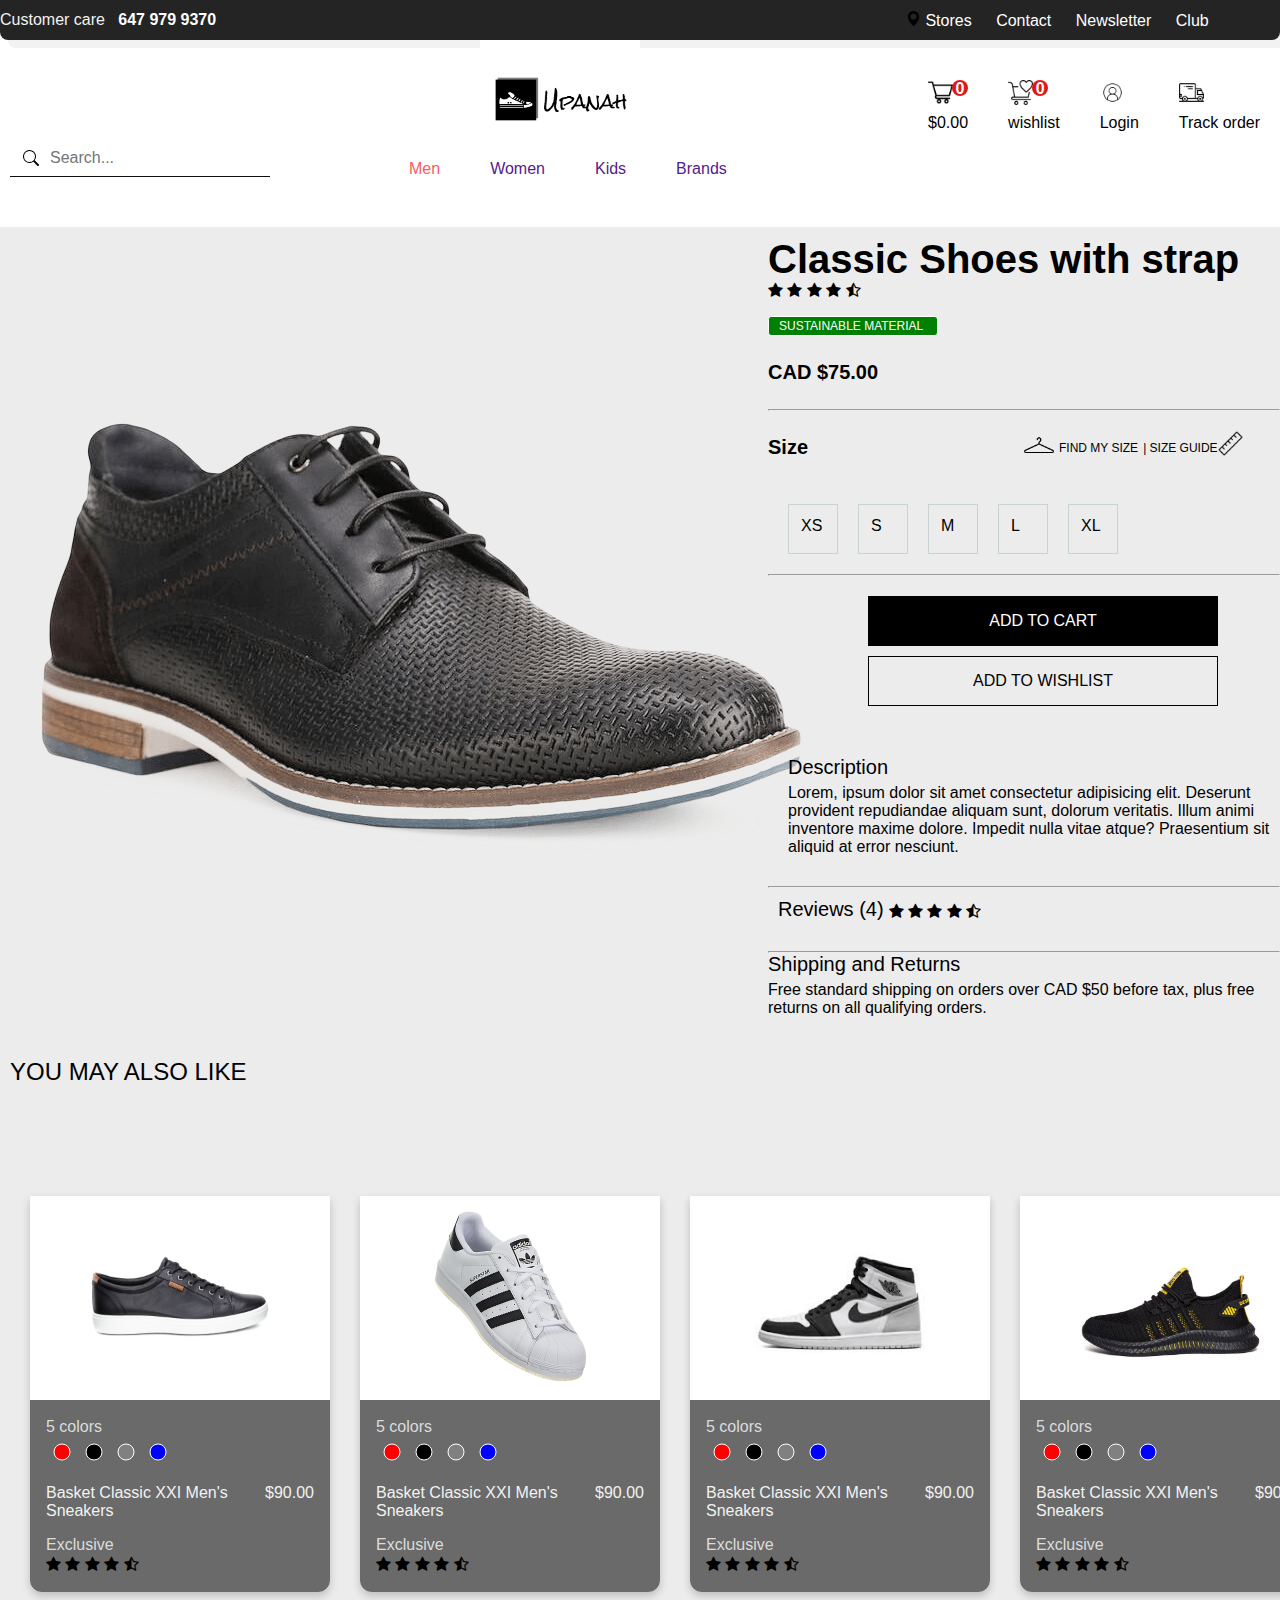
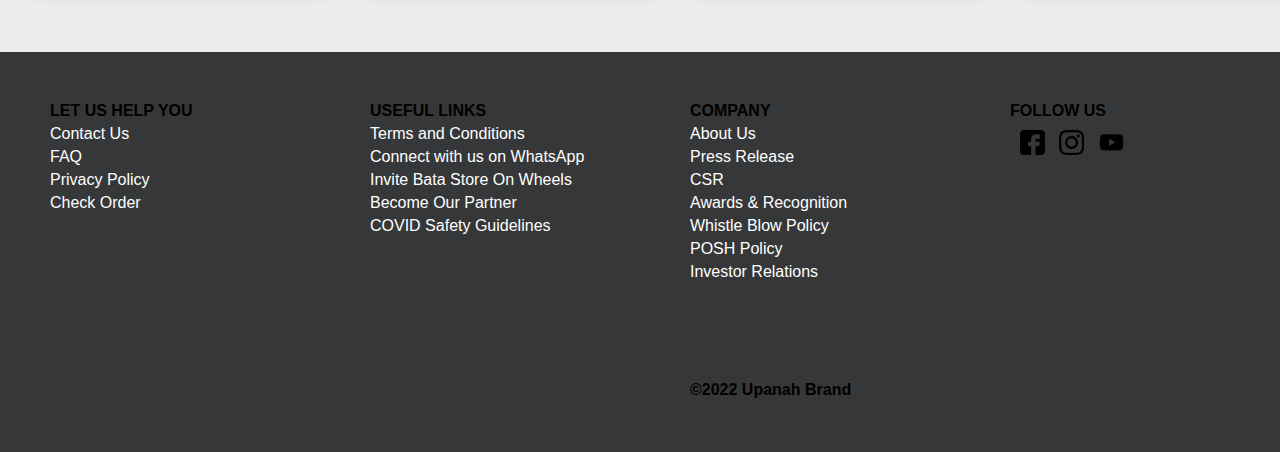
<file: menproduct.html>
<!DOCTYPE html>
<html lang="en">
<head>
    <meta charset="UTF-8">
    <meta http-equiv="X-UA-Compatible" content="IE=edge">
    <meta name="viewport" content="width=device-width, initial-scale=1.0">
    <link rel="stylesheet" href="./assets/font-awesome-4.7.0/font-awesome-4.7.0/css/font-awesome.min.css">
    <link rel="stylesheet" href="./css/main.css">
    <link href='https://fonts.googleapis.com/css?family=Poppins' rel='stylesheet'>
    <title>Men Product page</title>
    <!-- <link rel="icon" href="./assets/images/letter-u.png" type="image/icon type"> -->
    <style type="text/css">
      body{
background-color: #ececec;
}
</style>
</head>
<body>

    <nav class="navbar">
     
        <div class="comm-nav">
            <div style="width: 50%;">
              Customer care &nbsp;  <a href="tel:647-979-9370" style="color: white;" ><strong>647 979 9370</strong></a>
             </div>
             <div style="width: 20%;">
                
             </div>
            <div style="width: 30%;">
                <ul class="comm-list">
                    <li class="comm-item"><a href="" style="color: white;"> 
                      <img style="width:15px;" src="./assets/images/location-pin.png" alt=""> Stores </a></li>
                    <li class="comm-item"><a href="" style="color: white;">Contact</a></li>
                    <li class="comm-item"><a href="" style="color: white;">Newsletter </a></li>
                    <li class="comm-item"><a href="" style="color: white;">Club </a></li>
                </ul>
            </div>
        </div>    
    
        <div class="top-nav">
            <!-- <div style="width: 33%;">
                <form class="nosubmit">
                    <input class="nosubmit" type="search" placeholder="Search...">
                  </form>
            </div> -->
            <div style="width: 50%; justify-content: right; display: flex; ">
                <a href="index.html"><img class="logo-icon" src="./assets/images/upanah-f.png" alt=""></a>
            </div>
            <ul  style="width: 50%;" class="nav-logo">
                <li class="logo-item">
                    <img class="logo" src="./assets/images/truck.png" alt="">
                    <p class="pclass" >Track order</p>
                </li>
                <li class="logo-item" >
                    <img class="logo" src="./assets/images/login.png" alt="">
                    <p class="pclass" >Login</p>
                </li>
                <li class="logo-item">
                  <div style="width: 40px; position: relative;">
                    <div class="numberCircle">
                    <h5>0</h5> 
                  </div>
                  <img class="logo" src="./assets/images/wishlist.png" alt="">
                </div>
                    <p class="pclass">wishlist</p>
                </li>
                <li class="logo-item">
                  <div style="width: 40px; position: relative;">
                    <div class="numberCircle">
                    <h5>0</h5> 
                  </div>
                  <img class="logo"  src="./assets/images/shopping-cart.png" alt="">
                </div>
                    <p class="pclass">$0.00</p>
                </li>
            </ul>
        </div>
    
        <div style="display: flex ; flex-direction: row; width: 100%;">
    
        <div style="width: 30%;" >
            <form class="nosubmit">
                <input class="nosubmit" type="search" placeholder="Search...">
              </form>
        </div>
        <div style="width: 70%;">
          <ul class="nav-list" id="nav-id">
            <!-- <li class="list-item" ><a href="">NEW</a></li> -->
            <div class="dropdown">
                <!-- <button class="dropbtn">Dropdown 
                  <i class="fa fa-caret-down"></i>
                </button> -->
                
                <li class="dropbtn list-item"><a href="" style="color: #f5605e;">Men</a></li>
                <div class="dropdown-content">
                    <div class="head">
                        <h2>MEN</h2>
                    </div>
                  <div class="row">
                    <div class="column">
                      <h3>Categories</h3>
                      <a href="#">Athletic</a>
                      <a href="#">Shoes</a>
                      <a href="#">Boots</a>
                    </div>
                    <div class="column">
                      <h3>Popular Brands</h3>
                      <a href="#">Blundstone</a>
                      <a href="#">Cambrian</a>
                      <a href="#">ECCO</a>
                    </div>
                    <div class="column">
                      <h3>Discover</h3>
                      <a href="#">Race Ready</a>
                      <a href="#">Healthcare Worker Picks</a>
                      <a href="#">Orthopedic Footwear</a>
                    </div>
                    <div class="column">
                      <h3>We Fit You</h3>
                      <a href="#">Pedorthic Services</a>
                      <a href="#">Size & Fit Guide</a>
                      <a href="#">Repairs & Modificationsr</a>
                    </div>
                  </div>
                </div>
              </div> 
    
             <div class="dropdown">
                <li class="dropbtn list-item"><a href="">Women</a></li>
                <div class="dropdown-content">
                    <div class="head">
                        <h2>WOMEN</h2>
                    </div>
                  <div class="row">
                    <div class="column">
                      <h3>Categories</h3>
                      <a href="#">Athletic</a>
                      <a href="#">Shoes</a>
                      <a href="#">Boots</a>
                    </div>
                    <div class="column">
                      <h3>Popular Brands</h3>
                      <a href="#">Blundstone</a>
                      <a href="#">Cambrian</a>
                      <a href="#">ECCO</a>
                    </div>
                    <div class="column">
                      <h3>Discover</h3>
                      <a href="#">Race Ready</a>
                      <a href="#">Healthcare Worker Picks</a>
                      <a href="#">Orthopedic Footwear</a>
                    </div>
                    <div class="column">
                      <h3>We Fit You</h3>
                      <a href="#">Pedorthic Services</a>
                      <a href="#">Size & Fit Guide</a>
                      <a href="#">Repairs & Modificationsr</a>
                    </div>
                  </div>
                </div>
             </div> 
    
             <div class="dropdown">
                <li class="dropbtn list-item"><a href="">Kids</a></li>
                <div class="dropdown-content">
                    <div class="head">
                        <h2>KIDS</h2>
                    </div>
                  <div class="row">
                    <div class="column">
                      <h3>Categories</h3>
                      <a href="#">Athletic</a>
                      <a href="#">Shoes</a>
                      <a href="#">Boots</a>
                    </div>
                    <div class="column">
                      <h3>Popular Brands</h3>
                      <a href="#">Blundstone</a>
                      <a href="#">Cambrian</a>
                      <a href="#">ECCO</a>
                    </div>
                    <div class="column">
                      <h3>Discover</h3>
                      <a href="#">Race Ready</a>
                      <a href="#">Healthcare Worker Picks</a>
                      <a href="#">Orthopedic Footwear</a>
                    </div>
                    <div class="column">
                      <h3>We Fit You</h3>
                      <a href="#">Pedorthic Services</a>
                      <a href="#">Size & Fit Guide</a>
                      <a href="#">Repairs & Modificationsr</a>
                    </div>
                  </div>
                </div>
             </div>
            
            <li class="list-item"><a href="">Brands</a></li>
            
        </ul>
        </div>
        
    
        <!-- dropdown content-->
    
        </div>
            
            <div class="menu" id="toggle-button">
                <div class="menu-line"></div>
                <div class="menu-line"></div>
                <div class="menu-line"></div>
            </div>
        </nav>

    <div class="mainproduct" >
        <div class="product" >
            <img class="smallsize" src="./assets/images/product_test.png" alt="">
        </div>
        <div>
            <h1 class="productfont">Classic Shoes with strap</h1>
            <div style="padding-bottom:16px">
                <i class="fa fa-star" aria-hidden="true"></i>
                <i class="fa fa-star" aria-hidden="true"></i>
                <i class="fa fa-star" aria-hidden="true"></i>
                <i class="fa fa-star" aria-hidden="true"></i>
                <i class="fa fa-star-half-o" aria-hidden="true"></i>
              </div>

              <div class="producttext">
                <p style="font-size: 12px; color: white; padding-top: 2px; padding-left: 10px;">SUSTAINABLE MATERIAL</p>
              </div>

              <h1 class="amount">CAD $75.00</h1>
              <hr>
              <div  class="mainproduct fullwidth">
                <div style="width: 50%;">
                    <h1 class="amount">Size</h1>
                </div>
                <div style="width: 50%;display: flex; flex-direction: row;" >
                    <div>
                        <img class="hanger" src="./assets/images/hanger.png" alt="">
                    </div>
                    <p class="hangertext">FIND MY SIZE</p>
                    <div>
                        <p class="hangertext">| SIZE GUIDE</p>
                    </div>
                    <div>
                        <img class="ruler" src="./assets/images/ruler.png" alt="">
                    </div>
                </div>
                
              </div>
              
              <div class="sizecontainer">
                <div class="sizetypes">
                       <p class="sizemargin"> XS</p>
                </div>
                <div class="sizetypes">
                    <p class="sizemargin"> S</p>
                </div>
                <div class="sizetypes">
                    <p class="sizemargin"> M</p>
                </div>
                <div class="sizetypes">
                    <p class="sizemargin"> L</p>
                </div>
                <div class="sizetypes">
                    <p class="sizemargin"> XL</p>
             </div>
            </div>

            <hr>

            <div class="cartcontainer">
                <div class="cartbox">
                      <a style="text-decoration: none;" href="cart.html"><p class="carttext">ADD TO CART</p></a>
                </div>
                <div class="wishbox">
                        <p class="wishtext">ADD TO WISHLIST</p>
                </div>
            </div>

            <div class="descriptioncontainer">
                <p class="description">Description</p>
                <p class="descriptiontext">Lorem, ipsum dolor sit amet consectetur adipisicing elit. Deserunt provident repudiandae aliquam sunt, dolorum veritatis. Illum animi inventore maxime dolore. Impedit nulla vitae atque? Praesentium sit aliquid at error nesciunt.</p>
            </div>    

            <hr>

            <div class="sizecontainer" style="margin-top: 10px;margin-bottom: 30px;">
                <p class="description">Reviews (4) </p>
                <div style="padding-top:5px;padding-left: 5px;">
                    <i class="fa fa-star" aria-hidden="true"></i>
                    <i class="fa fa-star" aria-hidden="true"></i>
                    <i class="fa fa-star" aria-hidden="true"></i>
                    <i class="fa fa-star" aria-hidden="true"></i>
                    <i class="fa fa-star-half-o" aria-hidden="true"></i>
                </div>
            </div>
            
            <hr>

            <div>
                <p class="description">Shipping and Returns </p>
                <p class="descriptiontext">Free standard shipping on orders over CAD $50 before tax, plus free returns on all qualifying orders.</p>
            </div>

        </div>

    </div>
    <div>
       <p class="recomondations">You may also like</p>

       <div class="wrapper"> 
        <div style="margin-top:100px;margin-left:30px">
            <div class="card">
               <a href=""><img src="./assets/images/shoe1.jpeg" alt="Avatar" style="width:200px;height: 200px;margin-left: 50px;"></a>
                <div class="container">
                  <p style="color: #dcdcdc; font-size: 16px;padding-top:16px;">5 colors</p>
                   <div style="display: flex; flex-direction :row">
                    <svg height="32" width="32">
                        <circle cx="16" cy="16" r="8" stroke="white" stroke-width="1" fill="red" />
                      </svg>
                      <svg height="32" width="32">
                        <circle cx="16" cy="16" r="8" stroke="white" stroke-width="1" fill="black" />
                      </svg>
                      <svg height="32" width="32">
                        <circle cx="16" cy="16" r="8" stroke="white" stroke-width="1" fill="grey" />
                      </svg>
                      <svg height="32" width="32">
                        <circle cx="16" cy="16" r="8" stroke="white" stroke-width="1" fill="blue" />
                      </svg>
                      
                   </div>
                  <div class="wrapper" style="padding-top:16px;">
                    <div style="padding-right: 16px; ">    
                    <p style="color: #f2f2f2;">Basket Classic XXI Men's Sneakers</p>
                </div>
                <div style="float: right;">
                    <p style="color: #f2f2f2;">$90.00</p>
                </div> 
                  </div> 
                  <div style="padding-bottom: 2px;padding-top: 16px;">
                        <p style="border-radius: 3px; ;
                        color: #dcdcdc; width: 50%;">Exclusive</p>
                  </div>
                  <div style="padding-bottom:16px">
                    <i class="fa fa-star" aria-hidden="true"></i>
                    <i class="fa fa-star" aria-hidden="true"></i>
                    <i class="fa fa-star" aria-hidden="true"></i>
                    <i class="fa fa-star" aria-hidden="true"></i>
                    <i class="fa fa-star-half-o" aria-hidden="true"></i>
                  </div>
                </div>
              </div>
        </div>
        
        <div style="margin-top:100px;margin-left:30px">
            <div class="card">
               <a href=""><img src="./assets/images/product2.png" alt="Avatar" style="width:200px;height: 200px;margin-left: 50px;"></a>
                <div class="container">
                  <p style="color: #dcdcdc; font-size: 16px;padding-top:16px;">5 colors</p>
                   <div style="display: flex; flex-direction :row">
                    <svg height="32" width="32">
                        <circle cx="16" cy="16" r="8" stroke="white" stroke-width="1" fill="red" />
                      </svg>
                      <svg height="32" width="32">
                        <circle cx="16" cy="16" r="8" stroke="white" stroke-width="1" fill="black" />
                      </svg>
                      <svg height="32" width="32">
                        <circle cx="16" cy="16" r="8" stroke="white" stroke-width="1" fill="grey" />
                      </svg>
                      <svg height="32" width="32">
                        <circle cx="16" cy="16" r="8" stroke="white" stroke-width="1" fill="blue" />
                      </svg>
                      
                   </div>
                  <div class="wrapper"  style="padding-top:16px;">
                    <div style="padding-right: 16px; ">    
                    <p style="color: #f2f2f2;">Basket Classic XXI Men's Sneakers</p>
                </div>
                <div style="float: right;">
                    <p style="color: #f2f2f2;">$90.00</p>
                </div> 
                  </div> 
                  <div style="padding-bottom: 2px;padding-top: 16px;">
                        <p style="border-radius: 3px; ;
                        color: #dcdcdc; width: 50%;">Exclusive</p>
                  </div>
                  <div style="padding-bottom:16px">
                    <i class="fa fa-star" aria-hidden="true"></i>
                    <i class="fa fa-star" aria-hidden="true"></i>
                    <i class="fa fa-star" aria-hidden="true"></i>
                    <i class="fa fa-star" aria-hidden="true"></i>
                    <i class="fa fa-star-half-o" aria-hidden="true"></i>
                  </div>
                </div>
              </div>
        </div>

        <div style="margin-top:100px;margin-left:30px">
            <div class="card">
               <a href=""><img src="./assets/images/product3.jpeg" alt="Avatar" style="width:200px;height: 200px;margin-left: 50px;"></a>
                <div class="container">
                  <p style="color: #dcdcdc; font-size: 16px;padding-top:16px;">5 colors</p>
                   <div style="display: flex; flex-direction :row">
                    <svg height="32" width="32">
                        <circle cx="16" cy="16" r="8" stroke="white" stroke-width="1" fill="red" />
                      </svg>
                      <svg height="32" width="32">
                        <circle cx="16" cy="16" r="8" stroke="white" stroke-width="1" fill="black" />
                      </svg>
                      <svg height="32" width="32">
                        <circle cx="16" cy="16" r="8" stroke="white" stroke-width="1" fill="grey" />
                      </svg>
                      <svg height="32" width="32">
                        <circle cx="16" cy="16" r="8" stroke="white" stroke-width="1" fill="blue" />
                      </svg>
                      
                   </div>
                  <div class="wrapper" style="padding-top:16px;">
                    <div style="padding-right: 16px; ">    
                    <p style="color: #f2f2f2;">Basket Classic XXI Men's Sneakers</p>
                </div>
                <div style="float: right;">
                    <p style="color: #f2f2f2;">$90.00</p>
                </div> 
                  </div> 
                  <div style="padding-bottom: 2px;padding-top: 16px;">
                        <p style="border-radius: 3px; ;
                        color: #dcdcdc; width: 50%;">Exclusive</p>
                  </div>
                  <div style="padding-bottom:16px">
                    <i class="fa fa-star" aria-hidden="true"></i>
                    <i class="fa fa-star" aria-hidden="true"></i>
                    <i class="fa fa-star" aria-hidden="true"></i>
                    <i class="fa fa-star" aria-hidden="true"></i>
                    <i class="fa fa-star-half-o" aria-hidden="true"></i>
                  </div>
                </div>
              </div>
        </div>
        <div style="margin-top:100px;margin-left:30px">
            <div class="card">
               <a href=""><img src="./assets/images/shoe6.jpeg" alt="Avatar" style="width:200px;height: 200px;margin-left: 50px;"></a>
                <div class="container">
                  <p style="color: #dcdcdc; font-size: 16px;padding-top:16px;">5 colors</p>
                   <div style="display: flex; flex-direction :row">
                    <svg height="32" width="32">
                        <circle cx="16" cy="16" r="8" stroke="white" stroke-width="1" fill="red" />
                      </svg>
                      <svg height="32" width="32">
                        <circle cx="16" cy="16" r="8" stroke="white" stroke-width="1" fill="black" />
                      </svg>
                      <svg height="32" width="32">
                        <circle cx="16" cy="16" r="8" stroke="white" stroke-width="1" fill="grey" />
                      </svg>
                      <svg height="32" width="32">
                        <circle cx="16" cy="16" r="8" stroke="white" stroke-width="1" fill="blue" />
                      </svg>
                      
                   </div>
                  <div class="wrapper" style="padding-top:16px;">
                    <div style="padding-right: 16px; ">    
                    <p style="color: #f2f2f2;">Basket Classic XXI Men's Sneakers</p>
                </div>
                <div style="float: right;">
                    <p style="color: #f2f2f2;">$90.00</p>
                </div> 
                  </div> 
                  <div style="padding-bottom: 2px;padding-top: 16px;">
                        <p style="border-radius: 3px; ;
                        color: #dcdcdc; width: 50%;">Exclusive</p>
                  </div>
                  <div style="padding-bottom:16px">
                    <i class="fa fa-star" aria-hidden="true"></i>
                    <i class="fa fa-star" aria-hidden="true"></i>
                    <i class="fa fa-star" aria-hidden="true"></i>
                    <i class="fa fa-star" aria-hidden="true"></i>
                    <i class="fa fa-star-half-o" aria-hidden="true"></i>
                  </div>
                </div>
              </div>
        </div>
    </div>
    </div>


    <footer class="footer">
        <div style="width: 25%; margin: 50px;">
          <h4>LET US HELP YOU</h4>
           <div class="columnfooter">
            <a class="afooter" href="">Contact Us</a>
            <a class="afooter" href="">FAQ</a>
            <a class="afooter" href="">Privacy Policy</a>
            <a class="afooter" href="">Check Order</a>
           </div>
         </div>
         <div style="width: 25% ; margin: 50px">
            <h4>USEFUL LINKS</h4>
            <div class="columnfooter">
              <a class="afooter" href="">Terms and Conditions</a>
              <a class="afooter" href="">Connect with us on WhatsApp</a>
              <a class="afooter" href="">Invite Bata Store On Wheels</a>
              <a class="afooter" href="">Become Our Partner</a>
              <a class="afooter" href="">COVID Safety Guidelines</a>
            </div>
         </div>

         <div style="width: 25% ; margin: 50px">
          <h4>COMPANY</h4>
          <div class="columnfooter">
            <a class="afooter"  href="">About Us</a>
            <a class="afooter" href="">Press Release</a>
            <a class="afooter" href="">CSR</a>
            <a class="afooter" href="">Awards & Recognition</a>
            <a class="afooter" href="">Whistle Blow Policy</a>
            <a class="afooter" href="">POSH Policy</a>
            <a class="afooter" href="">Investor Relations</a>
          </div>

          <h4 style="margin-top: 100px;" >&copy;2022 Upanah Brand</h4>  
       </div>
       <div style="width: 25% ; margin: 50px">
        <h4>FOLLOW US</h4>
          <div class="footerimage">
             <img class="footerimage"  src="./assets/images/facebook.png" alt=""> 
             <img class="footerimage" src="./assets/images/instagram.png" alt="">
             <img class="footerimage" src="./assets/images/youtube.png" alt="">
          </div>
       </div>

  </footer>

</body>
</html>
</file>
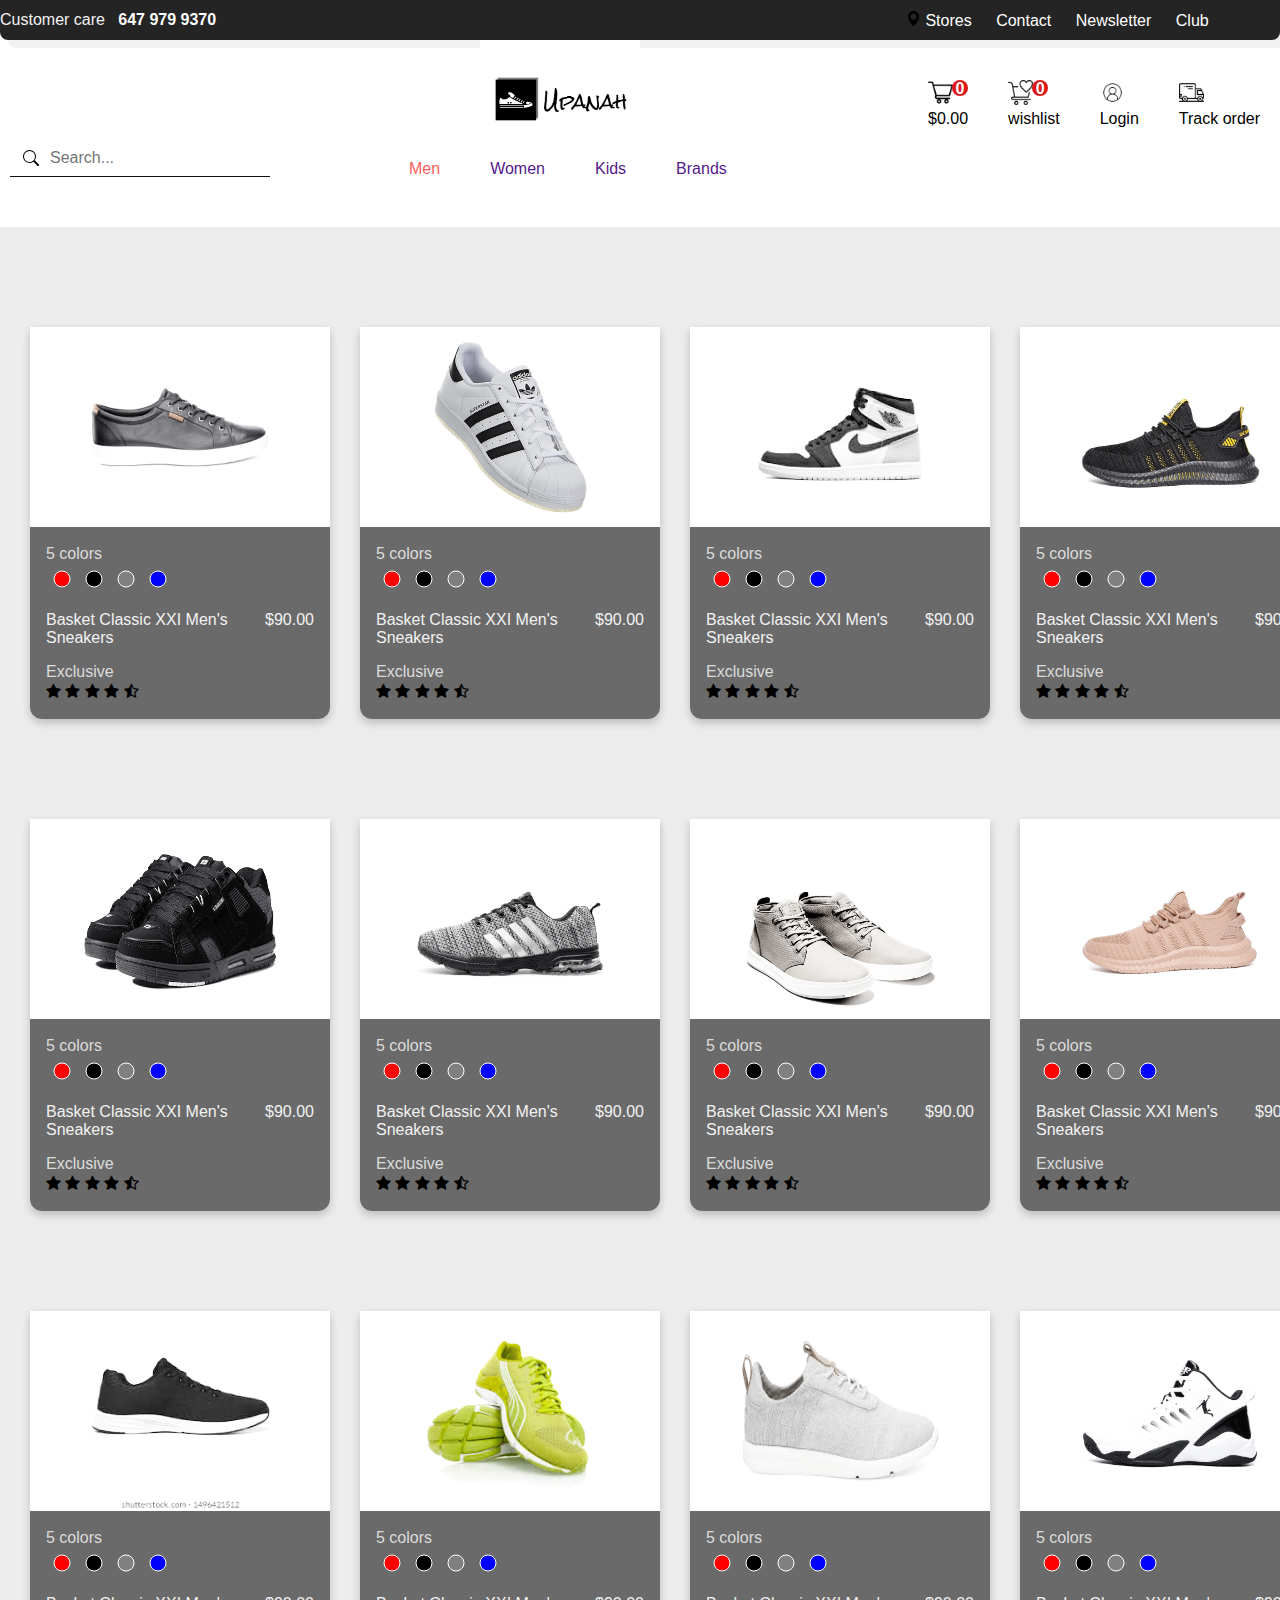
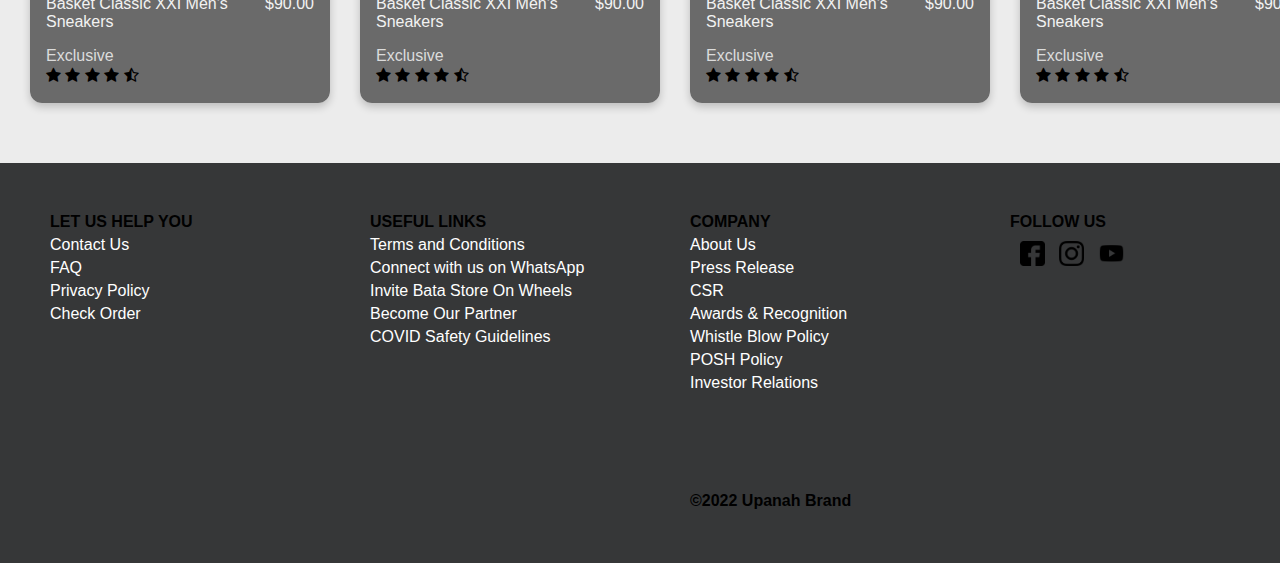
<file: shoes.html>
<html lang="en">
<head>
    <meta charset="UTF-8">
    <meta http-equiv="X-UA-Compatible" content="IE=edge">
    <meta name="viewport" content="width=device-width, initial-scale=1.0">
    <link rel="stylesheet" href="./css/main.css">
    <title>Document</title>
    <link rel="stylesheet" href="./assets/font-awesome-4.7.0/font-awesome-4.7.0/css/font-awesome.min.css">
    <link href='https://fonts.googleapis.com/css?family=Poppins' rel='stylesheet'>
    <link rel="icon" href="./assets/images/letter-u.png" type="image/icon type">
    <style type="text/css">
            body{
  background-color: #ececec;
}
    </style>
</head>
<body>

    <nav class="navbar">
     
        <div class="comm-nav">
            <div style="width: 50%;">
              Customer care &nbsp;  <a href="tel:647-979-9370" style="color: white;" ><strong>647 979 9370</strong></a>
             </div>
             <div style="width: 20%;">
                
             </div>
            <div style="width: 30%;">
                <ul class="comm-list">
                    <li class="comm-item"><a href="" style="color: white;"> 
                      <img style="width:15px;" src="./assets/images/location-pin.png" alt=""> Stores </a></li>
                    <li class="comm-item"><a href="" style="color: white;">Contact</a></li>
                    <li class="comm-item"><a href="" style="color: white;">Newsletter </a></li>
                    <li class="comm-item"><a href="" style="color: white;">Club </a></li>
                </ul>
            </div>
        </div>    
    
        <div class="top-nav">
            <!-- <div style="width: 33%;">
                <form class="nosubmit">
                    <input class="nosubmit" type="search" placeholder="Search...">
                  </form>
            </div> -->
            <div style="width: 50%; justify-content: right; display: flex; ">
                <a href="index.html"><img class="logo-icon" src="./assets/images/upanah-f.png" alt=""></a>
            </div>
            <ul  style="width: 50%;" class="nav-logo">
                <li class="logo-item">
                    <img class="logo" src="./assets/images/truck.png" alt="">
                    <p class="pclass" >Track order</p>
                </li>
                <li class="logo-item" >
                    <img class="logo" src="./assets/images/login.png" alt="">
                    <p class="pclass" >Login</p>
                </li>
                <li class="logo-item">
                  <div style="width: 40px; position: relative;">
                    <div class="numberCircle">
                    <h5>0</h5> 
                  </div>
                  <img class="logo" src="./assets/images/wishlist.png" alt="">
                </div>
                    <p class="pclass">wishlist</p>
                </li>
                <li class="logo-item">
                  <div style="width: 40px; position: relative;">
                    <div class="numberCircle">
                    <h6>0</h6> 
                  </div>
                  <img class="logo"  src="./assets/images/shopping-cart.png" alt="">
                </div>
                    <p class="pclass">$0.00</p>
                </li>
            </ul>
        </div>
    
        <div style="display: flex ; flex-direction: row; width: 100%;">
    
        <div style="width: 30%;" >
            <form class="nosubmit">
                <input class="nosubmit" type="search" placeholder="Search...">
              </form>
        </div>
        <div style="width: 70%;">
          <ul class="nav-list" id="nav-id">
            <!-- <li class="list-item" ><a href="">NEW</a></li> -->
            <div class="dropdown">
                <!-- <button class="dropbtn">Dropdown 
                  <i class="fa fa-caret-down"></i>
                </button> -->
                
                <li class="dropbtn list-item"><a href="" style="color: #f5605e;">Men</a></li>
                <div class="dropdown-content">
                    <div class="head">
                        <h2>MEN</h2>
                    </div>
                  <div class="row">
                    <div class="column">
                      <h3>Categories</h3>
                      <a href="#">Athletic</a>
                      <a href="#">Shoes</a>
                      <a href="#">Boots</a>
                    </div>
                    <div class="column">
                      <h3>Popular Brands</h3>
                      <a href="#">Blundstone</a>
                      <a href="#">Cambrian</a>
                      <a href="#">ECCO</a>
                    </div>
                    <div class="column">
                      <h3>Discover</h3>
                      <a href="#">Race Ready</a>
                      <a href="#">Healthcare Worker Picks</a>
                      <a href="#">Orthopedic Footwear</a>
                    </div>
                    <div class="column">
                      <h3>We Fit You</h3>
                      <a href="#">Pedorthic Services</a>
                      <a href="#">Size & Fit Guide</a>
                      <a href="#">Repairs & Modificationsr</a>
                    </div>
                  </div>
                </div>
              </div> 
    
             <div class="dropdown">
                <li class="dropbtn list-item"><a href="">Women</a></li>
                <div class="dropdown-content">
                    <div class="head">
                        <h2>WOMEN</h2>
                    </div>
                  <div class="row">
                    <div class="column">
                      <h3>Categories</h3>
                      <a href="#">Athletic</a>
                      <a href="#">Shoes</a>
                      <a href="#">Boots</a>
                    </div>
                    <div class="column">
                      <h3>Popular Brands</h3>
                      <a href="#">Blundstone</a>
                      <a href="#">Cambrian</a>
                      <a href="#">ECCO</a>
                    </div>
                    <div class="column">
                      <h3>Discover</h3>
                      <a href="#">Race Ready</a>
                      <a href="#">Healthcare Worker Picks</a>
                      <a href="#">Orthopedic Footwear</a>
                    </div>
                    <div class="column">
                      <h3>We Fit You</h3>
                      <a href="#">Pedorthic Services</a>
                      <a href="#">Size & Fit Guide</a>
                      <a href="#">Repairs & Modificationsr</a>
                    </div>
                  </div>
                </div>
             </div> 
    
             <div class="dropdown">
                <li class="dropbtn list-item"><a href="">Kids</a></li>
                <div class="dropdown-content">
                    <div class="head">
                        <h2>KIDS</h2>
                    </div>
                  <div class="row">
                    <div class="column">
                      <h3>Categories</h3>
                      <a href="#">Athletic</a>
                      <a href="#">Shoes</a>
                      <a href="#">Boots</a>
                    </div>
                    <div class="column">
                      <h3>Popular Brands</h3>
                      <a href="#">Blundstone</a>
                      <a href="#">Cambrian</a>
                      <a href="#">ECCO</a>
                    </div>
                    <div class="column">
                      <h3>Discover</h3>
                      <a href="#">Race Ready</a>
                      <a href="#">Healthcare Worker Picks</a>
                      <a href="#">Orthopedic Footwear</a>
                    </div>
                    <div class="column">
                      <h3>We Fit You</h3>
                      <a href="#">Pedorthic Services</a>
                      <a href="#">Size & Fit Guide</a>
                      <a href="#">Repairs & Modificationsr</a>
                    </div>
                  </div>
                </div>
             </div>
            
            <li class="list-item"><a href="">Brands</a></li>
            <!-- <li class="list-image">
                <a href=""><img style="height: 40px;"  src="./assets/images/sale-tag.png" alt=""></a>
            </li> -->
            
        </ul>
        </div>
        
    
        <!-- dropdown content-->
    
        </div>
            
            <div class="menu" id="toggle-button">
                <div class="menu-line"></div>
                <div class="menu-line"></div>
                <div class="menu-line"></div>
            </div>
        </nav>

        <!-- <div class="glassBox">
          <div class="glassBox__imgBox">
            <img src="https://i.ibb.co/s5phbkg/shoe-golden.png" alt="">
            <h3 class="glassBox__title">Golden Shoe</h3>
          </div>
          <div class="glassBox__content">Lorem, ipsum dolor sit amet consectetur adipisicing elit. Beatae sunt veniam adipisci fugit qui quaerat!</div>
        </div> -->


    <div class="wrapper"> 
        <div style="margin-top:100px;margin-left:30px">
            <div class="card">
              <div class="img-hover-zoomlogo--brightness">
                <a href="menproduct.html"><img src="./assets/images/png/shoe1.png" alt="Avatar" style="width:200px;height: 200px;margin-left: 50px;"></a>
              </div>   
               <div class="container">
                  <p style="color: #dcdcdc; font-size: 16px;padding-top:16px;">5 colors</p>
                   <div style="display: flex; flex-direction :row">
                    <svg height="32" width="32">
                        <circle cx="16" cy="16" r="8" stroke="white" stroke-width="1" fill="red" />
                      </svg>
                      <svg height="32" width="32">
                        <circle cx="16" cy="16" r="8" stroke="white" stroke-width="1" fill="black" />
                      </svg>
                      <svg height="32" width="32">
                        <circle cx="16" cy="16" r="8" stroke="white" stroke-width="1" fill="grey" />
                      </svg>
                      <svg height="32" width="32">
                        <circle cx="16" cy="16" r="8" stroke="white" stroke-width="1" fill="blue" />
                      </svg>
                      
                   </div>
                  <div style="display: flex; flex-direction :row;padding-top:16px;">
                    <div style="padding-right: 16px; ">    
                    <p style="color: #f2f2f2;">Basket Classic XXI Men's Sneakers</p>
                </div>
                <div style="float: right;">
                    <p style="color: #f2f2f2;">$90.00</p>
                </div> 
                  </div> 
                  <div style="padding-bottom: 2px;padding-top: 16px;">
                        <p style="border-radius: 3px; ;
                        color: #dcdcdc; width: 50%;">Exclusive</p>
                  </div>
                  <div style="padding-bottom:16px">
                    <i class="fa fa-star" aria-hidden="true"></i>
                    <i class="fa fa-star" aria-hidden="true"></i>
                    <i class="fa fa-star" aria-hidden="true"></i>
                    <i class="fa fa-star" aria-hidden="true"></i>
                    <i class="fa fa-star-half-o" aria-hidden="true"></i>
                  </div>
                </div>
              </div>
        </div>
        
        <div style="margin-top:100px;margin-left:30px">
            <div class="card">
              <div class="img-hover-zoomlogo--brightness">
              <a href="menproduct.html"><img src="./assets/images/png/product2.png" alt="Avatar" style="width:200px;height: 200px;margin-left: 50px;"></a>
            </div>  
              <div class="container">
                  <p style="color: #dcdcdc; font-size: 16px;padding-top:16px;">5 colors</p>
                   <div style="display: flex; flex-direction :row">
                    <svg height="32" width="32">
                        <circle cx="16" cy="16" r="8" stroke="white" stroke-width="1" fill="red" />
                      </svg>
                      <svg height="32" width="32">
                        <circle cx="16" cy="16" r="8" stroke="white" stroke-width="1" fill="black" />
                      </svg>
                      <svg height="32" width="32">
                        <circle cx="16" cy="16" r="8" stroke="white" stroke-width="1" fill="grey" />
                      </svg>
                      <svg height="32" width="32">
                        <circle cx="16" cy="16" r="8" stroke="white" stroke-width="1" fill="blue" />
                      </svg>
                      
                   </div>
                  <div style="display: flex; flex-direction :row;padding-top:16px;">
                    <div style="padding-right: 16px; ">    
                    <p style="color: #f2f2f2;">Basket Classic XXI Men's Sneakers</p>
                </div>
                <div style="float: right;">
                    <p style="color: #f2f2f2;">$90.00</p>
                </div> 
                  </div> 
                  <div style="padding-bottom: 2px;padding-top: 16px;">
                        <p style="border-radius: 3px; ;
                        color: #dcdcdc; width: 50%;">Exclusive</p>
                  </div>
                  <div style="padding-bottom:16px">
                    <i class="fa fa-star" aria-hidden="true"></i>
                    <i class="fa fa-star" aria-hidden="true"></i>
                    <i class="fa fa-star" aria-hidden="true"></i>
                    <i class="fa fa-star" aria-hidden="true"></i>
                    <i class="fa fa-star-half-o" aria-hidden="true"></i>
                  </div>
                </div>
              </div>
        </div>

        <div style="margin-top:100px;margin-left:30px">
            <div class="card">
              <div class="img-hover-zoomlogo--brightness"> 
              <a href="menproduct.html"><img src="./assets/images/png/product3.png" alt="Avatar" style="width:200px;height: 200px;margin-left: 50px;"></a>
            </div>  
              <div class="container">
                  <p style="color: #dcdcdc; font-size: 16px;padding-top:16px;">5 colors</p>
                   <div style="display: flex; flex-direction :row">
                    <svg height="32" width="32">
                        <circle cx="16" cy="16" r="8" stroke="white" stroke-width="1" fill="red" />
                      </svg>
                      <svg height="32" width="32">
                        <circle cx="16" cy="16" r="8" stroke="white" stroke-width="1" fill="black" />
                      </svg>
                      <svg height="32" width="32">
                        <circle cx="16" cy="16" r="8" stroke="white" stroke-width="1" fill="grey" />
                      </svg>
                      <svg height="32" width="32">
                        <circle cx="16" cy="16" r="8" stroke="white" stroke-width="1" fill="blue" />
                      </svg>
                      
                   </div>
                  <div style="display: flex; flex-direction :row;padding-top:16px;">
                    <div style="padding-right: 16px; ">    
                    <p style="color: #f2f2f2;">Basket Classic XXI Men's Sneakers</p>
                </div>
                <div style="float: right;">
                    <p style="color: #f2f2f2;">$90.00</p>
                </div> 
                  </div> 
                  <div style="padding-bottom: 2px;padding-top: 16px;">
                        <p style="border-radius: 3px; ;
                        color: #dcdcdc; width: 50%;">Exclusive</p>
                  </div>
                  <div style="padding-bottom:16px">
                    <i class="fa fa-star" aria-hidden="true"></i>
                    <i class="fa fa-star" aria-hidden="true"></i>
                    <i class="fa fa-star" aria-hidden="true"></i>
                    <i class="fa fa-star" aria-hidden="true"></i>
                    <i class="fa fa-star-half-o" aria-hidden="true"></i>
                  </div>
                </div>
              </div>
        </div>
        <div style="margin-top:100px;margin-left:30px">
            <div class="card">
              <div class="img-hover-zoomlogo--brightness"> 
              <a href="menproduct.html"><img src="./assets/images/png/shoe6.png" alt="Avatar" style="width:200px;height: 200px;margin-left: 50px;"></a>
              </div>  
              <div class="container">
                  <p style="color: #dcdcdc; font-size: 16px;padding-top:16px;">5 colors</p>
                   <div style="display: flex; flex-direction :row">
                    <svg height="32" width="32">
                        <circle cx="16" cy="16" r="8" stroke="white" stroke-width="1" fill="red" />
                      </svg>
                      <svg height="32" width="32">
                        <circle cx="16" cy="16" r="8" stroke="white" stroke-width="1" fill="black" />
                      </svg>
                      <svg height="32" width="32">
                        <circle cx="16" cy="16" r="8" stroke="white" stroke-width="1" fill="grey" />
                      </svg>
                      <svg height="32" width="32">
                        <circle cx="16" cy="16" r="8" stroke="white" stroke-width="1" fill="blue" />
                      </svg>
                      
                   </div>
                  <div style="display: flex; flex-direction :row;padding-top:16px;">
                    <div style="padding-right: 16px; ">    
                    <p style="color: #f2f2f2;">Basket Classic XXI Men's Sneakers</p>
                </div>
                <div style="float: right;">
                    <p style="color: #f2f2f2;">$90.00</p>
                </div> 
                  </div> 
                  <div style="padding-bottom: 2px;padding-top: 16px;">
                        <p style="border-radius: 3px; ;
                        color: #dcdcdc; width: 50%;">Exclusive</p>
                  </div>
                  <div style="padding-bottom:16px">
                    <i class="fa fa-star" aria-hidden="true"></i>
                    <i class="fa fa-star" aria-hidden="true"></i>
                    <i class="fa fa-star" aria-hidden="true"></i>
                    <i class="fa fa-star" aria-hidden="true"></i>
                    <i class="fa fa-star-half-o" aria-hidden="true"></i>
                  </div>
                </div>
              </div>
        </div>
    </div>
    

    <div class="wrapper"> 
        <div style="margin-top:100px;margin-left:30px">
            <div class="card">
              <div class="img-hover-zoomlogo--brightness">
              <a href="menproduct.html"><img src="./assets/images/png/shoe3.png" alt="Avatar" style="width:200px;height: 200px;margin-left: 50px;"></a>
            </div>  
              <div class="container">
                  <p style="color: #dcdcdc; font-size: 16px;padding-top:16px;">5 colors</p>
                   <div style="display: flex; flex-direction :row">
                    <svg height="32" width="32">
                        <circle cx="16" cy="16" r="8" stroke="white" stroke-width="1" fill="red" />
                      </svg>
                      <svg height="32" width="32">
                        <circle cx="16" cy="16" r="8" stroke="white" stroke-width="1" fill="black" />
                      </svg>
                      <svg height="32" width="32">
                        <circle cx="16" cy="16" r="8" stroke="white" stroke-width="1" fill="grey" />
                      </svg>
                      <svg height="32" width="32">
                        <circle cx="16" cy="16" r="8" stroke="white" stroke-width="1" fill="blue" />
                      </svg>
                      
                   </div>
                  <div style="display: flex; flex-direction :row;padding-top:16px;">
                    <div style="padding-right: 16px; ">    
                    <p style="color: #f2f2f2;">Basket Classic XXI Men's Sneakers</p>
                </div>
                <div style="float: right;">
                    <p style="color: #f2f2f2;">$90.00</p>
                </div> 
                  </div> 
                  <div style="padding-bottom: 2px;padding-top: 16px;">
                        <p style="border-radius: 3px; ;
                        color: #dcdcdc; width: 50%;">Exclusive</p>
                  </div>
                  <div style="padding-bottom:16px">
                    <i class="fa fa-star" aria-hidden="true"></i>
                    <i class="fa fa-star" aria-hidden="true"></i>
                    <i class="fa fa-star" aria-hidden="true"></i>
                    <i class="fa fa-star" aria-hidden="true"></i>
                    <i class="fa fa-star-half-o" aria-hidden="true"></i>
                  </div>
                </div>
              </div>
        </div>
        
        <div style="margin-top:100px;margin-left:30px">
            <div class="card">
              <div class="img-hover-zoomlogo--brightness">
              <a href="menproduct.html"><img src="./assets/images/png/shoe5.png" alt="Avatar" style="width:200px;height: 200px;margin-left: 50px;"></a>
              </div>  
              <div class="container">
                  <p style="color: #dcdcdc; font-size: 16px;padding-top:16px;">5 colors</p>
                   <div style="display: flex; flex-direction :row">
                    <svg height="32" width="32">
                        <circle cx="16" cy="16" r="8" stroke="white" stroke-width="1" fill="red" />
                      </svg>
                      <svg height="32" width="32">
                        <circle cx="16" cy="16" r="8" stroke="white" stroke-width="1" fill="black" />
                      </svg>
                      <svg height="32" width="32">
                        <circle cx="16" cy="16" r="8" stroke="white" stroke-width="1" fill="grey" />
                      </svg>
                      <svg height="32" width="32">
                        <circle cx="16" cy="16" r="8" stroke="white" stroke-width="1" fill="blue" />
                      </svg>
                      
                   </div>
                  <div style="display: flex; flex-direction :row;padding-top:16px;">
                    <div style="padding-right: 16px; ">    
                    <p style="color: #f2f2f2;">Basket Classic XXI Men's Sneakers</p>
                </div>
                <div style="float: right;">
                    <p style="color: #f2f2f2;">$90.00</p>
                </div> 
                  </div> 
                  <div style="padding-bottom: 2px;padding-top: 16px;">
                        <p style="border-radius: 3px; ;
                        color: #dcdcdc; width: 50%;">Exclusive</p>
                  </div>
                  <div style="padding-bottom:16px">
                    <i class="fa fa-star" aria-hidden="true"></i>
                    <i class="fa fa-star" aria-hidden="true"></i>
                    <i class="fa fa-star" aria-hidden="true"></i>
                    <i class="fa fa-star" aria-hidden="true"></i>
                    <i class="fa fa-star-half-o" aria-hidden="true"></i>
                  </div>
                </div>
              </div>
        </div>

        <div style="margin-top:100px;margin-left:30px">
            <div class="card">
              <div class="img-hover-zoomlogo--brightness">
              <a href="menproduct.html"><img src="./assets/images/png/shoe2.png" alt="Avatar" style="width:200px;height: 200px;margin-left: 50px;"></a>
            </div>   
              <div class="container">
                  <p style="color: #dcdcdc; font-size: 16px;padding-top:16px;">5 colors</p>
                   <div style="display: flex; flex-direction :row">
                    <svg height="32" width="32">
                        <circle cx="16" cy="16" r="8" stroke="white" stroke-width="1" fill="red" />
                      </svg>
                      <svg height="32" width="32">
                        <circle cx="16" cy="16" r="8" stroke="white" stroke-width="1" fill="black" />
                      </svg>
                      <svg height="32" width="32">
                        <circle cx="16" cy="16" r="8" stroke="white" stroke-width="1" fill="grey" />
                      </svg>
                      <svg height="32" width="32">
                        <circle cx="16" cy="16" r="8" stroke="white" stroke-width="1" fill="blue" />
                      </svg>
                      
                   </div>
                  <div style="display: flex; flex-direction :row;padding-top:16px;">
                    <div style="padding-right: 16px; ">    
                    <p style="color: #f2f2f2;">Basket Classic XXI Men's Sneakers</p>
                </div>
                <div style="float: right;">
                    <p style="color: #f2f2f2;">$90.00</p>
                </div> 
                  </div> 
                  <div style="padding-bottom: 2px;padding-top: 16px;">
                        <p style="border-radius: 3px; ;
                        color: #dcdcdc; width: 50%;">Exclusive</p>
                  </div>
                  <div style="padding-bottom:16px">
                    <i class="fa fa-star" aria-hidden="true"></i>
                    <i class="fa fa-star" aria-hidden="true"></i>
                    <i class="fa fa-star" aria-hidden="true"></i>
                    <i class="fa fa-star" aria-hidden="true"></i>
                    <i class="fa fa-star-half-o" aria-hidden="true"></i>
                  </div>
                </div>
              </div>
        </div>
        <div style="margin-top:100px;margin-left:30px">
            <div class="card">
              <div class="img-hover-zoomlogo--brightness"> 
              <a href="menproduct.html"><img src="./assets/images/png/shoe7.png" alt="Avatar" style="width:200px;height: 200px;margin-left: 50px;"></a>
              </div>  
              <div class="container">
                  <p style="color: #dcdcdc; font-size: 16px;padding-top:16px;">5 colors</p>
                   <div style="display: flex; flex-direction :row">
                    <svg height="32" width="32">
                        <circle cx="16" cy="16" r="8" stroke="white" stroke-width="1" fill="red" />
                      </svg>
                      <svg height="32" width="32">
                        <circle cx="16" cy="16" r="8" stroke="white" stroke-width="1" fill="black" />
                      </svg>
                      <svg height="32" width="32">
                        <circle cx="16" cy="16" r="8" stroke="white" stroke-width="1" fill="grey" />
                      </svg>
                      <svg height="32" width="32">
                        <circle cx="16" cy="16" r="8" stroke="white" stroke-width="1" fill="blue" />
                      </svg>
                      
                   </div>
                  <div style="display: flex; flex-direction :row;padding-top:16px;">
                    <div style="padding-right: 16px; ">    
                    <p style="color: #f2f2f2;">Basket Classic XXI Men's Sneakers</p>
                </div>
                <div style="float: right;">
                    <p style="color: #f2f2f2;">$90.00</p>
                </div> 
                  </div> 
                  <div style="padding-bottom: 2px;padding-top: 16px;">
                        <p style="border-radius: 3px; ;
                        color: #dcdcdc; width: 50%;">Exclusive</p>
                  </div>
                  <div style="padding-bottom:16px">
                    <i class="fa fa-star" aria-hidden="true"></i>
                    <i class="fa fa-star" aria-hidden="true"></i>
                    <i class="fa fa-star" aria-hidden="true"></i>
                    <i class="fa fa-star" aria-hidden="true"></i>
                    <i class="fa fa-star-half-o" aria-hidden="true"></i>
                  </div>
                </div>
              </div>
        </div>
    </div>

    <div class="wrapper"> 
        <div style="margin-top:100px;margin-left:30px">
            <div class="card">
              <div class="img-hover-zoomlogo--brightness">  
              <a href="menproduct.html"><img src="./assets/images/png/product4.png" alt="Avatar" style="width:200px;height: 200px;margin-left: 50px;"></a>
              </div>  
              <div class="container">
                  <p style="color: #dcdcdc; font-size: 16px;padding-top:16px;">5 colors</p>
                   <div style="display: flex; flex-direction :row">
                    <svg height="32" width="32">
                        <circle cx="16" cy="16" r="8" stroke="white" stroke-width="1" fill="red" />
                      </svg>
                      <svg height="32" width="32">
                        <circle cx="16" cy="16" r="8" stroke="white" stroke-width="1" fill="black" />
                      </svg>
                      <svg height="32" width="32">
                        <circle cx="16" cy="16" r="8" stroke="white" stroke-width="1" fill="grey" />
                      </svg>
                      <svg height="32" width="32">
                        <circle cx="16" cy="16" r="8" stroke="white" stroke-width="1" fill="blue" />
                      </svg>
                      
                   </div>
                  <div style="display: flex; flex-direction :row;padding-top:16px;">
                    <div style="padding-right: 16px; ">    
                    <p style="color: #f2f2f2;">Basket Classic XXI Men's Sneakers</p>
                </div>
                <div style="float: right;">
                    <p style="color: #f2f2f2;">$90.00</p>
                </div> 
                  </div> 
                  <div style="padding-bottom: 2px;padding-top: 16px;">
                        <p style="border-radius: 3px; ;
                        color: #dcdcdc; width: 50%;">Exclusive</p>
                  </div>
                  <div style="padding-bottom:16px">
                    <i class="fa fa-star" aria-hidden="true"></i>
                    <i class="fa fa-star" aria-hidden="true"></i>
                    <i class="fa fa-star" aria-hidden="true"></i>
                    <i class="fa fa-star" aria-hidden="true"></i>
                    <i class="fa fa-star-half-o" aria-hidden="true"></i>
                  </div>
                </div>
              </div>
        </div>
        
        <div style="margin-top:100px;margin-left:30px">
            <div class="card">
              <div class="img-hover-zoomlogo--brightness">  
              <a href="menproduct.html"><img src="./assets/images/png/product5.png" alt="Avatar" style="width:200px;height: 200px;margin-left: 50px;"></a>
              </div>  
              <div class="container">
                  <p style="color: #dcdcdc; font-size: 16px;padding-top:16px;">5 colors</p>
                   <div style="display: flex; flex-direction :row">
                    <svg height="32" width="32">
                        <circle cx="16" cy="16" r="8" stroke="white" stroke-width="1" fill="red" />
                      </svg>
                      <svg height="32" width="32">
                        <circle cx="16" cy="16" r="8" stroke="white" stroke-width="1" fill="black" />
                      </svg>
                      <svg height="32" width="32">
                        <circle cx="16" cy="16" r="8" stroke="white" stroke-width="1" fill="grey" />
                      </svg>
                      <svg height="32" width="32">
                        <circle cx="16" cy="16" r="8" stroke="white" stroke-width="1" fill="blue" />
                      </svg>
                      
                   </div>
                  <div style="display: flex; flex-direction :row;padding-top:16px;">
                    <div style="padding-right: 16px; ">    
                    <p style="color: #f2f2f2;">Basket Classic XXI Men's Sneakers</p>
                </div>
                <div style="float: right;">
                    <p style="color: #f2f2f2;">$90.00</p>
                </div> 
                  </div> 
                  <div style="padding-bottom: 2px;padding-top: 16px;">
                        <p style="border-radius: 3px; ;
                        color: #dcdcdc; width: 50%;">Exclusive</p>
                  </div>
                  <div style="padding-bottom:16px">
                    <i class="fa fa-star" aria-hidden="true"></i>
                    <i class="fa fa-star" aria-hidden="true"></i>
                    <i class="fa fa-star" aria-hidden="true"></i>
                    <i class="fa fa-star" aria-hidden="true"></i>
                    <i class="fa fa-star-half-o" aria-hidden="true"></i>
                  </div>
                </div>
              </div>
        </div>

        <div style="margin-top:100px;margin-left:30px">
            <div class="card">
              <div class="img-hover-zoomlogo--brightness"> 
              <a href="menproduct.html"><img src="./assets/images/png/product6.png" alt="Avatar" style="width:200px;height: 200px;margin-left: 50px;"></a>
              </div>  
              <div class="container">
                  <p style="color: #dcdcdc; font-size: 16px;padding-top:16px;">5 colors</p>
                   <div style="display: flex; flex-direction :row">
                    <svg height="32" width="32">
                        <circle cx="16" cy="16" r="8" stroke="white" stroke-width="1" fill="red" />
                      </svg>
                      <svg height="32" width="32">
                        <circle cx="16" cy="16" r="8" stroke="white" stroke-width="1" fill="black" />
                      </svg>
                      <svg height="32" width="32">
                        <circle cx="16" cy="16" r="8" stroke="white" stroke-width="1" fill="grey" />
                      </svg>
                      <svg height="32" width="32">
                        <circle cx="16" cy="16" r="8" stroke="white" stroke-width="1" fill="blue" />
                      </svg>
                      
                   </div>
                  <div style="display: flex; flex-direction :row;padding-top:16px;">
                    <div style="padding-right: 16px; ">    
                    <p style="color: #f2f2f2;">Basket Classic XXI Men's Sneakers</p>
                </div>
                <div style="float: right;">
                    <p style="color: #f2f2f2;">$90.00</p>
                </div> 
                  </div> 
                  <div style="padding-bottom: 2px;padding-top: 16px;">
                        <p style="border-radius: 3px; ;
                        color: #dcdcdc; width: 50%;">Exclusive</p>
                  </div>
                  <div style="padding-bottom:16px">
                    <i class="fa fa-star" aria-hidden="true"></i>
                    <i class="fa fa-star" aria-hidden="true"></i>
                    <i class="fa fa-star" aria-hidden="true"></i>
                    <i class="fa fa-star" aria-hidden="true"></i>
                    <i class="fa fa-star-half-o" aria-hidden="true"></i>
                  </div>
                </div>
              </div>
        </div>

        <div style="margin-top:100px;margin-left:30px">
            <div class="card">
              <div class="img-hover-zoomlogo--brightness"> 
              <a href="menproduct.html"><img src="./assets/images/png/shoe8.png" alt="Avatar" style="width:200px;height: 200px;margin-left: 50px;"></a>
            </div>  
              <div class="container">
                  <p style="color: #dcdcdc; font-size: 16px;padding-top:16px;">5 colors</p>
                   <div style="display: flex; flex-direction :row">
                    <svg height="32" width="32">
                        <circle cx="16" cy="16" r="8" stroke="white" stroke-width="1" fill="red" />
                      </svg>
                      <svg height="32" width="32">
                        <circle cx="16" cy="16" r="8" stroke="white" stroke-width="1" fill="black" />
                      </svg>
                      <svg height="32" width="32">
                        <circle cx="16" cy="16" r="8" stroke="white" stroke-width="1" fill="grey" />
                      </svg>
                      <svg height="32" width="32">
                        <circle cx="16" cy="16" r="8" stroke="white" stroke-width="1" fill="blue" />
                      </svg>
                      
                   </div>
                  <div style="display: flex; flex-direction :row;padding-top:16px;">
                    <div style="padding-right: 16px; ">    
                    <p style="color: #f2f2f2;">Basket Classic XXI Men's Sneakers</p>
                </div>
                <div style="float: right;">
                    <p style="color: #f2f2f2;">$90.00</p>
                </div> 
                  </div> 
                  <div style="padding-bottom: 2px;padding-top: 16px;">
                        <p style="border-radius: 3px; ;
                        color: #dcdcdc; width: 50%;">Exclusive</p>
                  </div>
                  <div style="padding-bottom:16px">
                    <i class="fa fa-star" aria-hidden="true"></i>
                    <i class="fa fa-star" aria-hidden="true"></i>
                    <i class="fa fa-star" aria-hidden="true"></i>
                    <i class="fa fa-star" aria-hidden="true"></i>
                    <i class="fa fa-star-half-o" aria-hidden="true"></i>
                  </div>
                </div>
              </div>
        </div>

    </div>



    <footer class="footer">
        <div style="width: 25%; margin: 50px;">
          <h4>LET US HELP YOU</h4>
           <div class="columnfooter">
            <a class="afooter" href="">Contact Us</a>
            <a class="afooter" ref="">FAQ</a>
            <a class="afooter" href="">Privacy Policy</a>
            <a class="afooter" href="">Check Order</a>
           </div>
         </div>
         <div style="width: 25% ; margin: 50px">
            <h4>USEFUL LINKS</h4>
            <div class="columnfooter">
              <a class="afooter" href="">Terms and Conditions</a>
              <a class="afooter" href="">Connect with us on WhatsApp</a>
              <a class="afooter" href="">Invite Bata Store On Wheels</a>
              <a class="afooter" href="">Become Our Partner</a>
              <a class="afooter" href="">COVID Safety Guidelines</a>
            </div>
         </div>

         <div style="width: 25% ; margin: 50px">
          <h4>COMPANY</h4>
          <div class="columnfooter">
            <a class="afooter"  href="">About Us</a>
            <a class="afooter" href="">Press Release</a>
            <a class="afooter" href="">CSR</a>
            <a class="afooter" href="">Awards & Recognition</a>
            <a class="afooter" href="">Whistle Blow Policy</a>
            <a class="afooter" href="">POSH Policy</a>
            <a class="afooter" href="">Investor Relations</a>
          </div>

          <h4 style="margin-top: 100px;" >&copy;2022 Upanah Brand</h4>  
       </div>
       <div style="width: 25% ; margin: 50px">
        <h4>FOLLOW US</h4>
          <div class="footerimage">
             <img class="footerimage"  src="./assets/images/facebook.png" alt=""> 
             <img class="footerimage" src="./assets/images/instagram.png" alt="">
             <img class="footerimage" src="./assets/images/youtube.png" alt="">
          </div>
       </div>

  </footer>


</body>
</html>
</file>
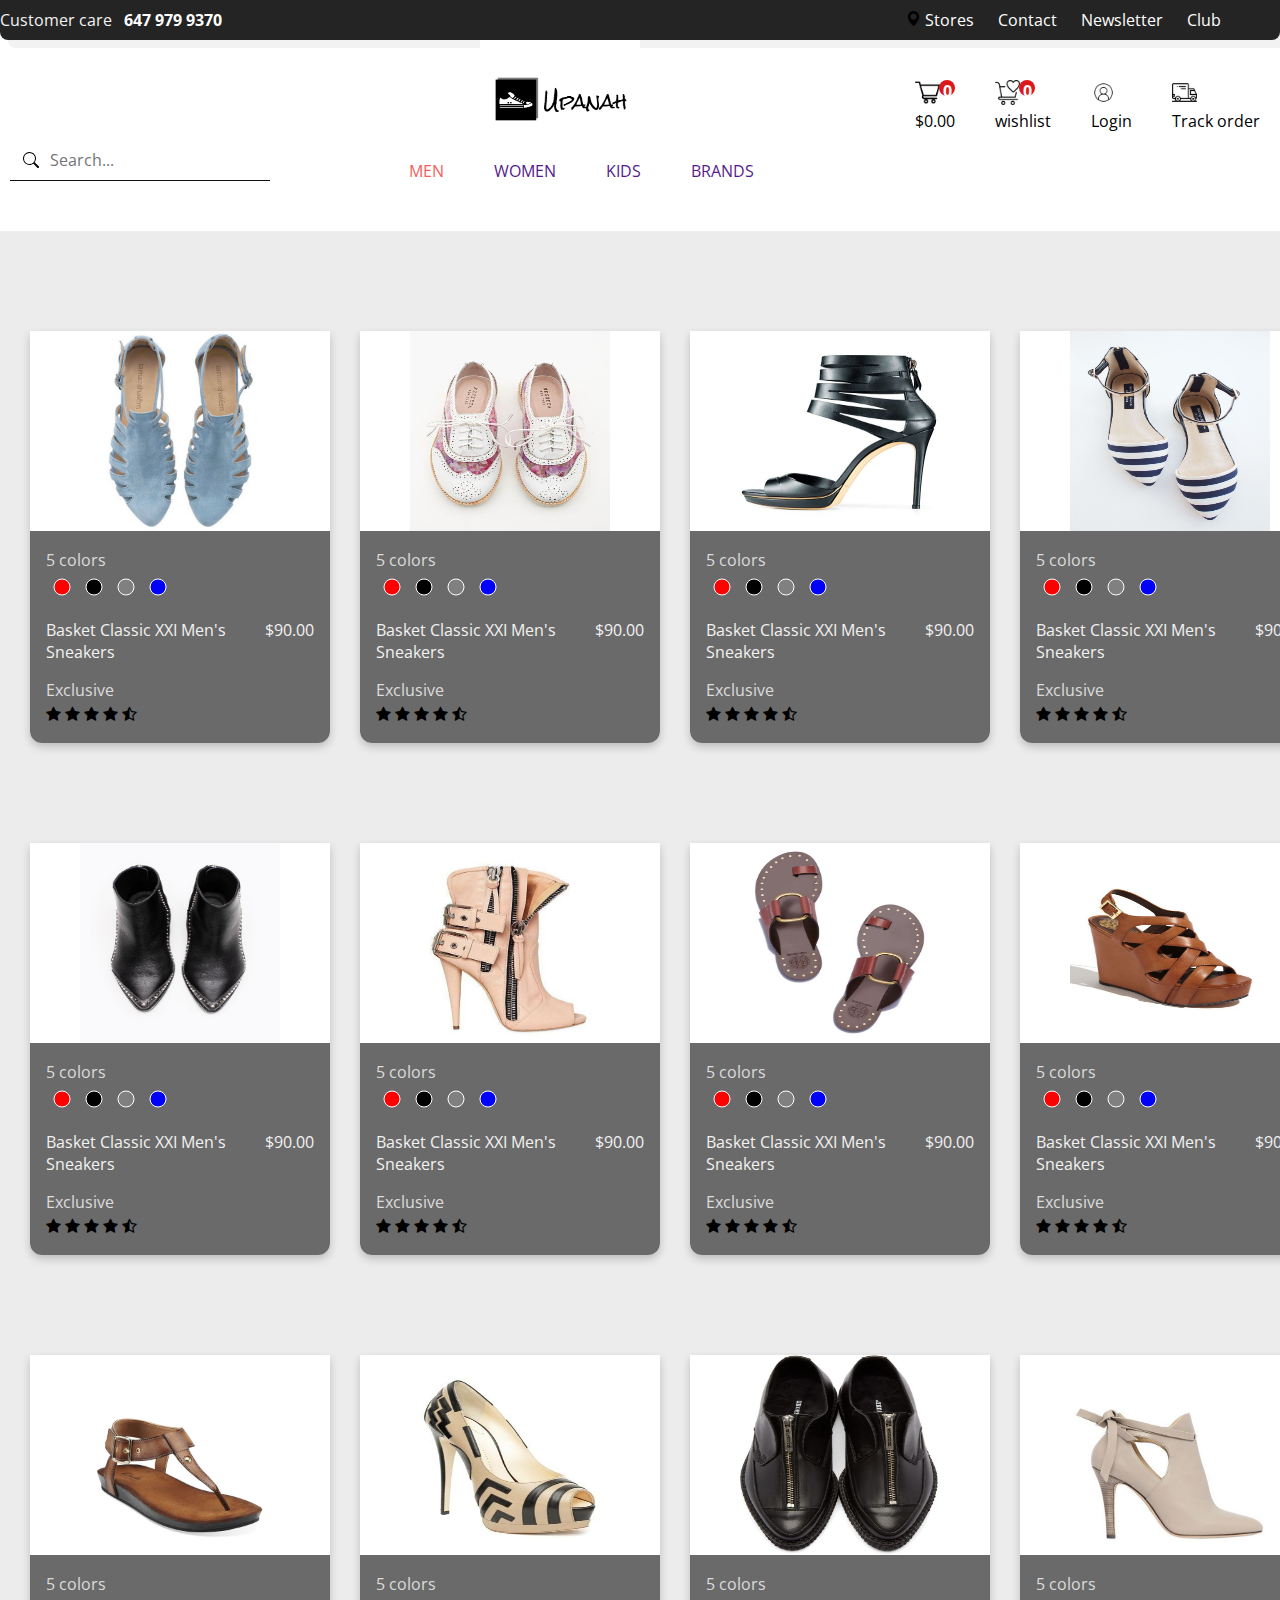
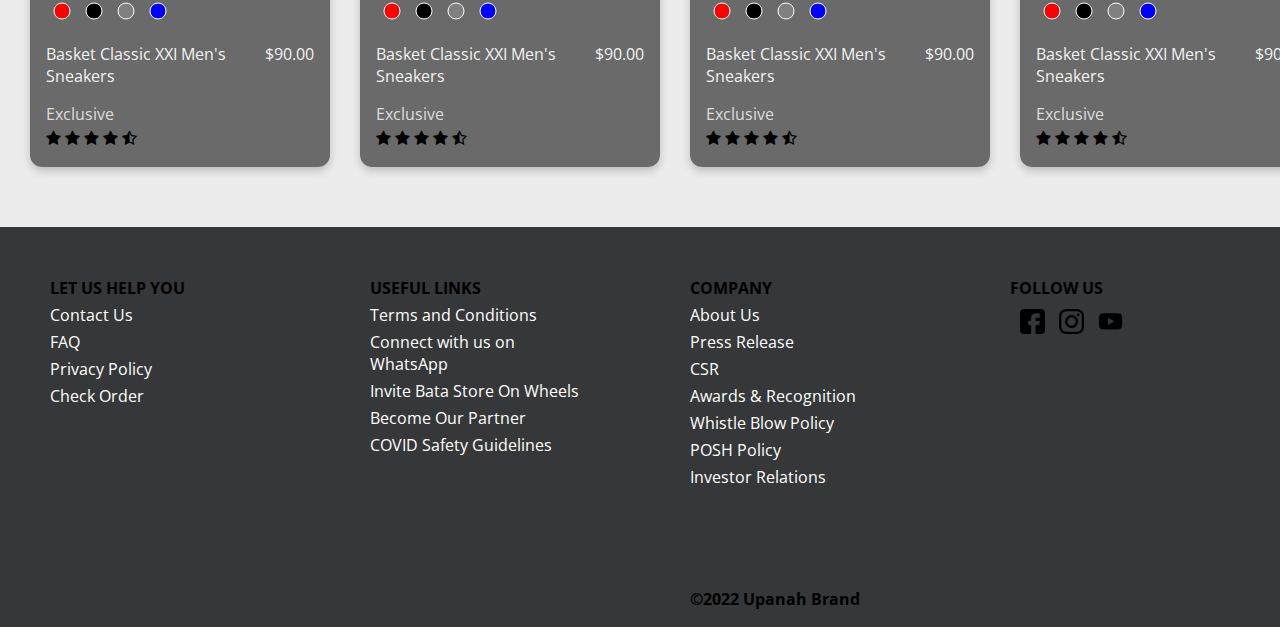
<file: women.html>
<html lang="en">
<head>
    <meta charset="UTF-8">
    <meta http-equiv="X-UA-Compatible" content="IE=edge">
    <meta name="viewport" content="width=device-width, initial-scale=1.0">
    <link rel="stylesheet" href="./css/main.css">
    <title>Women shoes </title>
    <link rel="stylesheet" href="./assets/font-awesome-4.7.0/font-awesome-4.7.0/css/font-awesome.min.css">
    <link rel="icon" href="./assets/images/letter-u.png" type="image/icon type">
    <link href='https://fonts.googleapis.com/css?family=Open Sans' rel='stylesheet'>
    <style type="text/css">
            body{
  background-color: #ececec;
}
    </style>
</head>
<body>

    <nav class="navbar">
     
        <div class="comm-nav">
            <div style="width: 50%;">
              Customer care &nbsp;  <a href="tel:647-979-9370" style="color: white;" ><strong>647 979 9370</strong></a>
             </div>
             <div style="width: 20%;">
                
             </div>
            <div style="width: 30%;">
                <ul class="comm-list">
                    <li class="comm-item"><a href="" style="color: white;"> 
                      <img style="width:15px;" src="./assets/images/location-pin.png" alt=""> Stores </a></li>
                    <li class="comm-item"><a href="" style="color: white;">Contact</a></li>
                    <li class="comm-item"><a href="" style="color: white;">Newsletter </a></li>
                    <li class="comm-item"><a href="" style="color: white;">Club </a></li>
                </ul>
            </div>
        </div>    
    
        <div class="top-nav">
            <!-- <div style="width: 33%;">
                <form class="nosubmit">
                    <input class="nosubmit" type="search" placeholder="Search...">
                  </form>
            </div> -->
            <div style="width: 50%; justify-content: right; display: flex; ">
                <a href="index.html"><img class="logo-icon" src="./assets/images/upanah-f.png" alt=""></a>
            </div>
            <ul  style="width: 50%;" class="nav-logo">
                <li class="logo-item">
                    <img class="logo" src="./assets/images/truck.png" alt="">
                    <p class="pclass" >Track order</p>
                </li>
                <li class="logo-item" >
                    <img class="logo" src="./assets/images/login.png" alt="">
                    <p class="pclass" >Login</p>
                </li>
                <li class="logo-item">
                  <div style="width: 40px; position: relative;">
                    <div class="numberCircle">
                    <h5>0</h5> 
                  </div>
                  <img class="logo" src="./assets/images/wishlist.png" alt="">
                </div>
                    <p class="pclass">wishlist</p>
                </li>
                <li class="logo-item">
                  <div style="width: 40px; position: relative;">
                    <div class="numberCircle">
                    <h6>0</h6> 
                  </div>
                  <img class="logo"  src="./assets/images/shopping-cart.png" alt="">
                </div>
                    <p class="pclass">$0.00</p>
                </li>
            </ul>
        </div>
    
        <div style="display: flex ; flex-direction: row; width: 100%;">
    
        <div style="width: 30%;" >
            <form class="nosubmit">
                <input class="nosubmit" type="search" placeholder="Search...">
              </form>
        </div>
        <div style="width: 70%;">
          <ul class="nav-list" id="nav-id">
            <!-- <li class="list-item" ><a href="">NEW</a></li> -->
            <div class="dropdown">
                <!-- <button class="dropbtn">Dropdown 
                  <i class="fa fa-caret-down"></i>
                </button> -->
                
                <li class="dropbtn list-item"><a href="" style="color: #f5605e;">MEN</a></li>
                <div class="dropdown-content">
                    <div class="head">
                        <h2>MEN</h2>
                    </div>
                  <div class="row">
                    <div class="column">
                      <h3>Categories</h3>
                      <a href="#">Athletic</a>
                      <a href="#">Shoes</a>
                      <a href="#">Boots</a>
                    </div>
                    <div class="column">
                      <h3>Popular Brands</h3>
                      <a href="#">Blundstone</a>
                      <a href="#">Cambrian</a>
                      <a href="#">ECCO</a>
                    </div>
                    <div class="column">
                      <h3>Discover</h3>
                      <a href="#">Race Ready</a>
                      <a href="#">Healthcare Worker Picks</a>
                      <a href="#">Orthopedic Footwear</a>
                    </div>
                    <div class="column">
                      <h3>We Fit You</h3>
                      <a href="#">Pedorthic Services</a>
                      <a href="#">Size & Fit Guide</a>
                      <a href="#">Repairs & Modificationsr</a>
                    </div>
                  </div>
                </div>
              </div> 
    
             <div class="dropdown">
                <li class="dropbtn list-item"><a href="">WOMEN</a></li>
                <div class="dropdown-content">
                    <div class="head">
                        <h2>WOMEN</h2>
                    </div>
                  <div class="row">
                    <div class="column">
                      <h3>Categories</h3>
                      <a href="#">Athletic</a>
                      <a href="#">Shoes</a>
                      <a href="#">Boots</a>
                    </div>
                    <div class="column">
                      <h3>Popular Brands</h3>
                      <a href="#">Blundstone</a>
                      <a href="#">Cambrian</a>
                      <a href="#">ECCO</a>
                    </div>
                    <div class="column">
                      <h3>Discover</h3>
                      <a href="#">Race Ready</a>
                      <a href="#">Healthcare Worker Picks</a>
                      <a href="#">Orthopedic Footwear</a>
                    </div>
                    <div class="column">
                      <h3>We Fit You</h3>
                      <a href="#">Pedorthic Services</a>
                      <a href="#">Size & Fit Guide</a>
                      <a href="#">Repairs & Modificationsr</a>
                    </div>
                  </div>
                </div>
             </div> 
    
             <div class="dropdown">
                <li class="dropbtn list-item"><a href="">KIDS</a></li>
                <div class="dropdown-content">
                    <div class="head">
                        <h2>KIDS</h2>
                    </div>
                  <div class="row">
                    <div class="column">
                      <h3>Categories</h3>
                      <a href="#">Athletic</a>
                      <a href="#">Shoes</a>
                      <a href="#">Boots</a>
                    </div>
                    <div class="column">
                      <h3>Popular Brands</h3>
                      <a href="#">Blundstone</a>
                      <a href="#">Cambrian</a>
                      <a href="#">ECCO</a>
                    </div>
                    <div class="column">
                      <h3>Discover</h3>
                      <a href="#">Race Ready</a>
                      <a href="#">Healthcare Worker Picks</a>
                      <a href="#">Orthopedic Footwear</a>
                    </div>
                    <div class="column">
                      <h3>We Fit You</h3>
                      <a href="#">Pedorthic Services</a>
                      <a href="#">Size & Fit Guide</a>
                      <a href="#">Repairs & Modificationsr</a>
                    </div>
                  </div>
                </div>
             </div>
            
            <li class="list-item"><a href="">BRANDS</a></li>
            <!-- <li class="list-image">
                <a href=""><img style="height: 40px;"  src="./assets/images/sale-tag.png" alt=""></a>
            </li> -->
            
        </ul>
        </div>
        
    
        <!-- dropdown content-->
    
        </div>
            
            <div class="menu" id="toggle-button">
                <div class="menu-line"></div>
                <div class="menu-line"></div>
                <div class="menu-line"></div>
            </div>
        </nav>

    <div class="wrapper"> 
        <div style="margin-top:100px;margin-left:30px">
            <div class="card">
               <a href="womenproduct.html"><img src="./assets/images/women1.jpeg" alt="Avatar" style="width:200px;height: 200px;margin-left: 50px;"></a>
                <div class="container">
                  <p style="color: #dcdcdc; font-size: 16px;padding-top:16px;">5 colors</p>
                   <div style="display: flex; flex-direction :row">
                    <svg height="32" width="32">
                        <circle cx="16" cy="16" r="8" stroke="white" stroke-width="1" fill="red" />
                      </svg>
                      <svg height="32" width="32">
                        <circle cx="16" cy="16" r="8" stroke="white" stroke-width="1" fill="black" />
                      </svg>
                      <svg height="32" width="32">
                        <circle cx="16" cy="16" r="8" stroke="white" stroke-width="1" fill="grey" />
                      </svg>
                      <svg height="32" width="32">
                        <circle cx="16" cy="16" r="8" stroke="white" stroke-width="1" fill="blue" />
                      </svg>
                      
                   </div>
                  <div class="wrapper" style="padding-top:16px;">
                    <div style="padding-right: 16px; ">    
                    <p style="color: #f2f2f2;">Basket Classic XXI Men's Sneakers</p>
                </div>
                <div style="float: right;">
                    <p style="color: #f2f2f2;">$90.00</p>
                </div> 
                  </div> 
                  <div style="padding-bottom: 2px;padding-top: 16px;">
                        <p style="border-radius: 3px; ;
                        color: #dcdcdc; width: 50%;">Exclusive</p>
                  </div>
                  <div style="padding-bottom:16px">
                    <i class="fa fa-star" aria-hidden="true"></i>
                    <i class="fa fa-star" aria-hidden="true"></i>
                    <i class="fa fa-star" aria-hidden="true"></i>
                    <i class="fa fa-star" aria-hidden="true"></i>
                    <i class="fa fa-star-half-o" aria-hidden="true"></i>
                  </div>
                </div>
              </div>
        </div>
        
        <div style="margin-top:100px;margin-left:30px">
            <div class="card">
               <a href="womenproduct.html"><img src="./assets/images/women2.jpeg" alt="Avatar" style="width:200px;height: 200px;margin-left: 50px;"></a>
                <div class="container">
                  <p style="color: #dcdcdc; font-size: 16px;padding-top:16px;">5 colors</p>
                   <div style="display: flex; flex-direction :row">
                    <svg height="32" width="32">
                        <circle cx="16" cy="16" r="8" stroke="white" stroke-width="1" fill="red" />
                      </svg>
                      <svg height="32" width="32">
                        <circle cx="16" cy="16" r="8" stroke="white" stroke-width="1" fill="black" />
                      </svg>
                      <svg height="32" width="32">
                        <circle cx="16" cy="16" r="8" stroke="white" stroke-width="1" fill="grey" />
                      </svg>
                      <svg height="32" width="32">
                        <circle cx="16" cy="16" r="8" stroke="white" stroke-width="1" fill="blue" />
                      </svg>
                      
                   </div>
                  <div class="wrapper" style="padding-top:16px;">
                    <div style="padding-right: 16px; ">    
                    <p style="color: #f2f2f2;">Basket Classic XXI Men's Sneakers</p>
                </div>
                <div style="float: right;">
                    <p style="color: #f2f2f2;">$90.00</p>
                </div> 
                  </div> 
                  <div style="padding-bottom: 2px;padding-top: 16px;">
                        <p style="border-radius: 3px; ;
                        color: #dcdcdc; width: 50%;">Exclusive</p>
                  </div>
                  <div style="padding-bottom:16px">
                    <i class="fa fa-star" aria-hidden="true"></i>
                    <i class="fa fa-star" aria-hidden="true"></i>
                    <i class="fa fa-star" aria-hidden="true"></i>
                    <i class="fa fa-star" aria-hidden="true"></i>
                    <i class="fa fa-star-half-o" aria-hidden="true"></i>
                  </div>
                </div>
              </div>
        </div>

        <div style="margin-top:100px;margin-left:30px">
            <div class="card">
               <a href="womenproduct.html"><img src="./assets/images/women3.jpeg" alt="Avatar" style="width:200px;height: 200px;margin-left: 50px;"></a>
                <div class="container">
                  <p style="color: #dcdcdc; font-size: 16px;padding-top:16px;">5 colors</p>
                   <div style="display: flex; flex-direction :row">
                    <svg height="32" width="32">
                        <circle cx="16" cy="16" r="8" stroke="white" stroke-width="1" fill="red" />
                      </svg>
                      <svg height="32" width="32">
                        <circle cx="16" cy="16" r="8" stroke="white" stroke-width="1" fill="black" />
                      </svg>
                      <svg height="32" width="32">
                        <circle cx="16" cy="16" r="8" stroke="white" stroke-width="1" fill="grey" />
                      </svg>
                      <svg height="32" width="32">
                        <circle cx="16" cy="16" r="8" stroke="white" stroke-width="1" fill="blue" />
                      </svg>
                      
                   </div>
                  <div class="wrapper" style="padding-top:16px;">
                    <div style="padding-right: 16px; ">    
                    <p style="color: #f2f2f2;">Basket Classic XXI Men's Sneakers</p>
                </div>
                <div style="float: right;">
                    <p style="color: #f2f2f2;">$90.00</p>
                </div> 
                  </div> 
                  <div style="padding-bottom: 2px;padding-top: 16px;">
                        <p style="border-radius: 3px; ;
                        color: #dcdcdc; width: 50%;">Exclusive</p>
                  </div>
                  <div style="padding-bottom:16px">
                    <i class="fa fa-star" aria-hidden="true"></i>
                    <i class="fa fa-star" aria-hidden="true"></i>
                    <i class="fa fa-star" aria-hidden="true"></i>
                    <i class="fa fa-star" aria-hidden="true"></i>
                    <i class="fa fa-star-half-o" aria-hidden="true"></i>
                  </div>
                </div>
              </div>
        </div>
        <div style="margin-top:100px;margin-left:30px">
            <div class="card">
               <a href="womenproduct.html"><img src="./assets/images/women4.jpeg" alt="Avatar" style="width:200px;height: 200px;margin-left: 50px;"></a>
                <div class="container">
                  <p style="color: #dcdcdc; font-size: 16px;padding-top:16px;">5 colors</p>
                   <div style="display: flex; flex-direction :row">
                    <svg height="32" width="32">
                        <circle cx="16" cy="16" r="8" stroke="white" stroke-width="1" fill="red" />
                      </svg>
                      <svg height="32" width="32">
                        <circle cx="16" cy="16" r="8" stroke="white" stroke-width="1" fill="black" />
                      </svg>
                      <svg height="32" width="32">
                        <circle cx="16" cy="16" r="8" stroke="white" stroke-width="1" fill="grey" />
                      </svg>
                      <svg height="32" width="32">
                        <circle cx="16" cy="16" r="8" stroke="white" stroke-width="1" fill="blue" />
                      </svg>
                      
                   </div>
                  <div class="wrapper" style="padding-top:16px;">
                    <div style="padding-right: 16px; ">    
                    <p style="color: #f2f2f2;">Basket Classic XXI Men's Sneakers</p>
                </div>
                <div style="float: right;">
                    <p style="color: #f2f2f2;">$90.00</p>
                </div> 
                  </div> 
                  <div style="padding-bottom: 2px;padding-top: 16px;">
                        <p style="border-radius: 3px; ;
                        color: #dcdcdc; width: 50%;">Exclusive</p>
                  </div>
                  <div style="padding-bottom:16px">
                    <i class="fa fa-star" aria-hidden="true"></i>
                    <i class="fa fa-star" aria-hidden="true"></i>
                    <i class="fa fa-star" aria-hidden="true"></i>
                    <i class="fa fa-star" aria-hidden="true"></i>
                    <i class="fa fa-star-half-o" aria-hidden="true"></i>
                  </div>
                </div>
              </div>
        </div>
    </div>
    

    <div class="wrapper" > 
        <div style="margin-top:100px;margin-left:30px">
            <div class="card">
               <a href="womenproduct.html"><img src="./assets/images/women5.jpeg" alt="Avatar" style="width:200px;height: 200px;margin-left: 50px;"></a>
                <div class="container">
                  <p style="color: #dcdcdc; font-size: 16px;padding-top:16px;">5 colors</p>
                   <div style="display: flex; flex-direction :row">
                    <svg height="32" width="32">
                        <circle cx="16" cy="16" r="8" stroke="white" stroke-width="1" fill="red" />
                      </svg>
                      <svg height="32" width="32">
                        <circle cx="16" cy="16" r="8" stroke="white" stroke-width="1" fill="black" />
                      </svg>
                      <svg height="32" width="32">
                        <circle cx="16" cy="16" r="8" stroke="white" stroke-width="1" fill="grey" />
                      </svg>
                      <svg height="32" width="32">
                        <circle cx="16" cy="16" r="8" stroke="white" stroke-width="1" fill="blue" />
                      </svg>
                      
                   </div>
                  <div class="wrapper" style="padding-top:16px;">
                    <div style="padding-right: 16px; ">    
                    <p style="color: #f2f2f2;">Basket Classic XXI Men's Sneakers</p>
                </div>
                <div style="float: right;">
                    <p style="color: #f2f2f2;">$90.00</p>
                </div> 
                  </div> 
                  <div style="padding-bottom: 2px;padding-top: 16px;">
                        <p style="border-radius: 3px; ;
                        color: #dcdcdc; width: 50%;">Exclusive</p>
                  </div>
                  <div style="padding-bottom:16px">
                    <i class="fa fa-star" aria-hidden="true"></i>
                    <i class="fa fa-star" aria-hidden="true"></i>
                    <i class="fa fa-star" aria-hidden="true"></i>
                    <i class="fa fa-star" aria-hidden="true"></i>
                    <i class="fa fa-star-half-o" aria-hidden="true"></i>
                  </div>
                </div>
              </div>
        </div>
        
        <div style="margin-top:100px;margin-left:30px">
            <div class="card">
               <a href="womenproduct.html"><img src="./assets/images/women6.jpeg" alt="Avatar" style="width:200px;height: 200px;margin-left: 50px;"></a>
                <div class="container">
                  <p style="color: #dcdcdc; font-size: 16px;padding-top:16px;">5 colors</p>
                   <div style="display: flex; flex-direction :row">
                    <svg height="32" width="32">
                        <circle cx="16" cy="16" r="8" stroke="white" stroke-width="1" fill="red" />
                      </svg>
                      <svg height="32" width="32">
                        <circle cx="16" cy="16" r="8" stroke="white" stroke-width="1" fill="black" />
                      </svg>
                      <svg height="32" width="32">
                        <circle cx="16" cy="16" r="8" stroke="white" stroke-width="1" fill="grey" />
                      </svg>
                      <svg height="32" width="32">
                        <circle cx="16" cy="16" r="8" stroke="white" stroke-width="1" fill="blue" />
                      </svg>
                      
                   </div>
                  <div class="wrapper" style="padding-top:16px;">
                    <div style="padding-right: 16px; ">    
                    <p style="color: #f2f2f2;">Basket Classic XXI Men's Sneakers</p>
                </div>
                <div style="float: right;">
                    <p style="color: #f2f2f2;">$90.00</p>
                </div> 
                  </div> 
                  <div style="padding-bottom: 2px;padding-top: 16px;">
                        <p style="border-radius: 3px; ;
                        color: #dcdcdc; width: 50%;">Exclusive</p>
                  </div>
                  <div style="padding-bottom:16px">
                    <i class="fa fa-star" aria-hidden="true"></i>
                    <i class="fa fa-star" aria-hidden="true"></i>
                    <i class="fa fa-star" aria-hidden="true"></i>
                    <i class="fa fa-star" aria-hidden="true"></i>
                    <i class="fa fa-star-half-o" aria-hidden="true"></i>
                  </div>
                </div>
              </div>
        </div>

        <div style="margin-top:100px;margin-left:30px">
            <div class="card">
               <a href="womenproduct.html"><img src="./assets/images/women7.jpeg" alt="Avatar" style="width:200px;height: 200px;margin-left: 50px;"></a>
                <div class="container">
                  <p style="color: #dcdcdc; font-size: 16px;padding-top:16px;">5 colors</p>
                   <div style="display: flex; flex-direction :row">
                    <svg height="32" width="32">
                        <circle cx="16" cy="16" r="8" stroke="white" stroke-width="1" fill="red" />
                      </svg>
                      <svg height="32" width="32">
                        <circle cx="16" cy="16" r="8" stroke="white" stroke-width="1" fill="black" />
                      </svg>
                      <svg height="32" width="32">
                        <circle cx="16" cy="16" r="8" stroke="white" stroke-width="1" fill="grey" />
                      </svg>
                      <svg height="32" width="32">
                        <circle cx="16" cy="16" r="8" stroke="white" stroke-width="1" fill="blue" />
                      </svg>
                      
                   </div>
                  <div class="wrapper" style="padding-top:16px;">
                    <div style="padding-right: 16px; ">    
                    <p style="color: #f2f2f2;">Basket Classic XXI Men's Sneakers</p>
                </div>
                <div style="float: right;">
                    <p style="color: #f2f2f2;">$90.00</p>
                </div> 
                  </div> 
                  <div style="padding-bottom: 2px;padding-top: 16px;">
                        <p style="border-radius: 3px; ;
                        color: #dcdcdc; width: 50%;">Exclusive</p>
                  </div>
                  <div style="padding-bottom:16px">
                    <i class="fa fa-star" aria-hidden="true"></i>
                    <i class="fa fa-star" aria-hidden="true"></i>
                    <i class="fa fa-star" aria-hidden="true"></i>
                    <i class="fa fa-star" aria-hidden="true"></i>
                    <i class="fa fa-star-half-o" aria-hidden="true"></i>
                  </div>
                </div>
              </div>
        </div>
        <div style="margin-top:100px;margin-left:30px">
            <div class="card">
               <a href="womenproduct.html"><img src="./assets/images/women8.jpeg" alt="Avatar" style="width:200px;height: 200px;margin-left: 50px;"></a>
                <div class="container">
                  <p style="color: #dcdcdc; font-size: 16px;padding-top:16px;">5 colors</p>
                   <div style="display: flex; flex-direction :row">
                    <svg height="32" width="32">
                        <circle cx="16" cy="16" r="8" stroke="white" stroke-width="1" fill="red" />
                      </svg>
                      <svg height="32" width="32">
                        <circle cx="16" cy="16" r="8" stroke="white" stroke-width="1" fill="black" />
                      </svg>
                      <svg height="32" width="32">
                        <circle cx="16" cy="16" r="8" stroke="white" stroke-width="1" fill="grey" />
                      </svg>
                      <svg height="32" width="32">
                        <circle cx="16" cy="16" r="8" stroke="white" stroke-width="1" fill="blue" />
                      </svg>
                      
                   </div>
                  <div class="wrapper" style="padding-top:16px;">
                    <div style="padding-right: 16px; ">    
                    <p style="color: #f2f2f2;">Basket Classic XXI Men's Sneakers</p>
                </div>
                <div style="float: right;">
                    <p style="color: #f2f2f2;">$90.00</p>
                </div> 
                  </div> 
                  <div style="padding-bottom: 2px;padding-top: 16px;">
                        <p style="border-radius: 3px; ;
                        color: #dcdcdc; width: 50%;">Exclusive</p>
                  </div>
                  <div style="padding-bottom:16px">
                    <i class="fa fa-star" aria-hidden="true"></i>
                    <i class="fa fa-star" aria-hidden="true"></i>
                    <i class="fa fa-star" aria-hidden="true"></i>
                    <i class="fa fa-star" aria-hidden="true"></i>
                    <i class="fa fa-star-half-o" aria-hidden="true"></i>
                  </div>
                </div>
              </div>
        </div>
    </div>

    <div class="wrapper"> 
        <div style="margin-top:100px;margin-left:30px">
            <div class="card">
               <a href="womenproduct.html"><img src="./assets/images/women9.jpeg" alt="Avatar" style="width:200px;height: 200px;margin-left: 50px;"></a>
                <div class="container">
                  <p style="color: #dcdcdc; font-size: 16px;padding-top:16px;">5 colors</p>
                   <div style="display: flex; flex-direction :row">
                    <svg height="32" width="32">
                        <circle cx="16" cy="16" r="8" stroke="white" stroke-width="1" fill="red" />
                      </svg>
                      <svg height="32" width="32">
                        <circle cx="16" cy="16" r="8" stroke="white" stroke-width="1" fill="black" />
                      </svg>
                      <svg height="32" width="32">
                        <circle cx="16" cy="16" r="8" stroke="white" stroke-width="1" fill="grey" />
                      </svg>
                      <svg height="32" width="32">
                        <circle cx="16" cy="16" r="8" stroke="white" stroke-width="1" fill="blue" />
                      </svg>
                      
                   </div>
                  <div class="wrapper" style="padding-top:16px;">
                    <div style="padding-right: 16px; ">    
                    <p style="color: #f2f2f2;">Basket Classic XXI Men's Sneakers</p>
                </div>
                <div style="float: right;">
                    <p style="color: #f2f2f2;">$90.00</p>
                </div> 
                  </div> 
                  <div style="padding-bottom: 2px;padding-top: 16px;">
                        <p style="border-radius: 3px; ;
                        color: #dcdcdc; width: 50%;">Exclusive</p>
                  </div>
                  <div style="padding-bottom:16px">
                    <i class="fa fa-star" aria-hidden="true"></i>
                    <i class="fa fa-star" aria-hidden="true"></i>
                    <i class="fa fa-star" aria-hidden="true"></i>
                    <i class="fa fa-star" aria-hidden="true"></i>
                    <i class="fa fa-star-half-o" aria-hidden="true"></i>
                  </div>
                </div>
              </div>
        </div>
        
        <div style="margin-top:100px;margin-left:30px">
            <div class="card">
               <a href="womenproduct.html"><img src="./assets/images/women10.jpeg" alt="Avatar" style="width:200px;height: 200px;margin-left: 50px;"></a>
                <div class="container">
                  <p style="color: #dcdcdc; font-size: 16px;padding-top:16px;">5 colors</p>
                   <div style="display: flex; flex-direction :row">
                    <svg height="32" width="32">
                        <circle cx="16" cy="16" r="8" stroke="white" stroke-width="1" fill="red" />
                      </svg>
                      <svg height="32" width="32">
                        <circle cx="16" cy="16" r="8" stroke="white" stroke-width="1" fill="black" />
                      </svg>
                      <svg height="32" width="32">
                        <circle cx="16" cy="16" r="8" stroke="white" stroke-width="1" fill="grey" />
                      </svg>
                      <svg height="32" width="32">
                        <circle cx="16" cy="16" r="8" stroke="white" stroke-width="1" fill="blue" />
                      </svg>
                      
                   </div>
                  <div class="wrapper" style="padding-top:16px;">
                    <div style="padding-right: 16px; ">    
                    <p style="color: #f2f2f2;">Basket Classic XXI Men's Sneakers</p>
                </div>
                <div style="float: right;">
                    <p style="color: #f2f2f2;">$90.00</p>
                </div> 
                  </div> 
                  <div style="padding-bottom: 2px;padding-top: 16px;">
                        <p style="border-radius: 3px; ;
                        color: #dcdcdc; width: 50%;">Exclusive</p>
                  </div>
                  <div style="padding-bottom:16px">
                    <i class="fa fa-star" aria-hidden="true"></i>
                    <i class="fa fa-star" aria-hidden="true"></i>
                    <i class="fa fa-star" aria-hidden="true"></i>
                    <i class="fa fa-star" aria-hidden="true"></i>
                    <i class="fa fa-star-half-o" aria-hidden="true"></i>
                  </div>
                </div>
              </div>
        </div>

        <div style="margin-top:100px;margin-left:30px">
            <div class="card">
               <a href="womenproduct.html"><img src="./assets/images/women11.jpeg" alt="Avatar" style="width:200px;height: 200px;margin-left: 50px;"></a>
                <div class="container">
                  <p style="color: #dcdcdc; font-size: 16px;padding-top:16px;">5 colors</p>
                   <div style="display: flex; flex-direction :row">
                    <svg height="32" width="32">
                        <circle cx="16" cy="16" r="8" stroke="white" stroke-width="1" fill="red" />
                      </svg>
                      <svg height="32" width="32">
                        <circle cx="16" cy="16" r="8" stroke="white" stroke-width="1" fill="black" />
                      </svg>
                      <svg height="32" width="32">
                        <circle cx="16" cy="16" r="8" stroke="white" stroke-width="1" fill="grey" />
                      </svg>
                      <svg height="32" width="32">
                        <circle cx="16" cy="16" r="8" stroke="white" stroke-width="1" fill="blue" />
                      </svg>
                      
                   </div>
                  <div class="wrapper" style="padding-top:16px;">
                    <div style="padding-right: 16px; ">    
                    <p style="color: #f2f2f2;">Basket Classic XXI Men's Sneakers</p>
                </div>
                <div style="float: right;">
                    <p style="color: #f2f2f2;">$90.00</p>
                </div> 
                  </div> 
                  <div style="padding-bottom: 2px;padding-top: 16px;">
                        <p style="border-radius: 3px; ;
                        color: #dcdcdc; width: 50%;">Exclusive</p>
                  </div>
                  <div style="padding-bottom:16px">
                    <i class="fa fa-star" aria-hidden="true"></i>
                    <i class="fa fa-star" aria-hidden="true"></i>
                    <i class="fa fa-star" aria-hidden="true"></i>
                    <i class="fa fa-star" aria-hidden="true"></i>
                    <i class="fa fa-star-half-o" aria-hidden="true"></i>
                  </div>
                </div>
              </div>
        </div>

        <div style="margin-top:100px;margin-left:30px">
            <div class="card">
               <a href="womenproduct.html"><img src="./assets/images/women12.jpeg" alt="Avatar" style="width:200px;height: 200px;margin-left: 50px;"></a>
                <div class="container">
                  <p style="color: #dcdcdc; font-size: 16px;padding-top:16px;">5 colors</p>
                   <div style="display: flex; flex-direction :row">
                    <svg height="32" width="32">
                        <circle cx="16" cy="16" r="8" stroke="white" stroke-width="1" fill="red" />
                      </svg>
                      <svg height="32" width="32">
                        <circle cx="16" cy="16" r="8" stroke="white" stroke-width="1" fill="black" />
                      </svg>
                      <svg height="32" width="32">
                        <circle cx="16" cy="16" r="8" stroke="white" stroke-width="1" fill="grey" />
                      </svg>
                      <svg height="32" width="32">
                        <circle cx="16" cy="16" r="8" stroke="white" stroke-width="1" fill="blue" />
                      </svg>
                      
                   </div>
                  <div class="wrapper" style="padding-top:16px;">
                    <div style="padding-right: 16px; ">    
                    <p style="color: #f2f2f2;">Basket Classic XXI Men's Sneakers</p>
                </div>
                <div style="float: right;">
                    <p style="color: #f2f2f2;">$90.00</p>
                </div> 
                  </div> 
                  <div style="padding-bottom: 2px;padding-top: 16px;">
                        <p style="border-radius: 3px; ;
                        color: #dcdcdc; width: 50%;">Exclusive</p>
                  </div>
                  <div style="padding-bottom:16px">
                    <i class="fa fa-star" aria-hidden="true"></i>
                    <i class="fa fa-star" aria-hidden="true"></i>
                    <i class="fa fa-star" aria-hidden="true"></i>
                    <i class="fa fa-star" aria-hidden="true"></i>
                    <i class="fa fa-star-half-o" aria-hidden="true"></i>
                  </div>
                </div>
              </div>
        </div>

    </div>



    <footer class="footer">
        <div style="width: 25%; margin: 50px;">
          <h4>LET US HELP YOU</h4>
           <div class="columnfooter">
            <a class="afooter" href="">Contact Us</a>
            <a class="afooter" ref="">FAQ</a>
            <a class="afooter" href="">Privacy Policy</a>
            <a class="afooter" href="">Check Order</a>
           </div>
         </div>
         <div style="width: 25% ; margin: 50px">
            <h4>USEFUL LINKS</h4>
            <div class="columnfooter">
              <a class="afooter" href="">Terms and Conditions</a>
              <a class="afooter" href="">Connect with us on WhatsApp</a>
              <a class="afooter" href="">Invite Bata Store On Wheels</a>
              <a class="afooter" href="">Become Our Partner</a>
              <a class="afooter" href="">COVID Safety Guidelines</a>
            </div>
         </div>

         <div style="width: 25% ; margin: 50px">
          <h4>COMPANY</h4>
          <div class="columnfooter">
            <a class="afooter"  href="">About Us</a>
            <a class="afooter" href="">Press Release</a>
            <a class="afooter" href="">CSR</a>
            <a class="afooter" href="">Awards & Recognition</a>
            <a class="afooter" href="">Whistle Blow Policy</a>
            <a class="afooter" href="">POSH Policy</a>
            <a class="afooter" href="">Investor Relations</a>
          </div>

          <h4 style="margin-top: 100px;" >&copy;2022 Upanah Brand</h4>  
       </div>
       <div style="width: 25% ; margin: 50px">
        <h4>FOLLOW US</h4>
          <div class="footerimage">
             <img class="footerimage"  src="./assets/images/facebook.png" alt=""> 
             <img class="footerimage" src="./assets/images/instagram.png" alt="">
             <img class="footerimage" src="./assets/images/youtube.png" alt="">
          </div>
       </div>

  </footer>


</body>
</html>
</file>
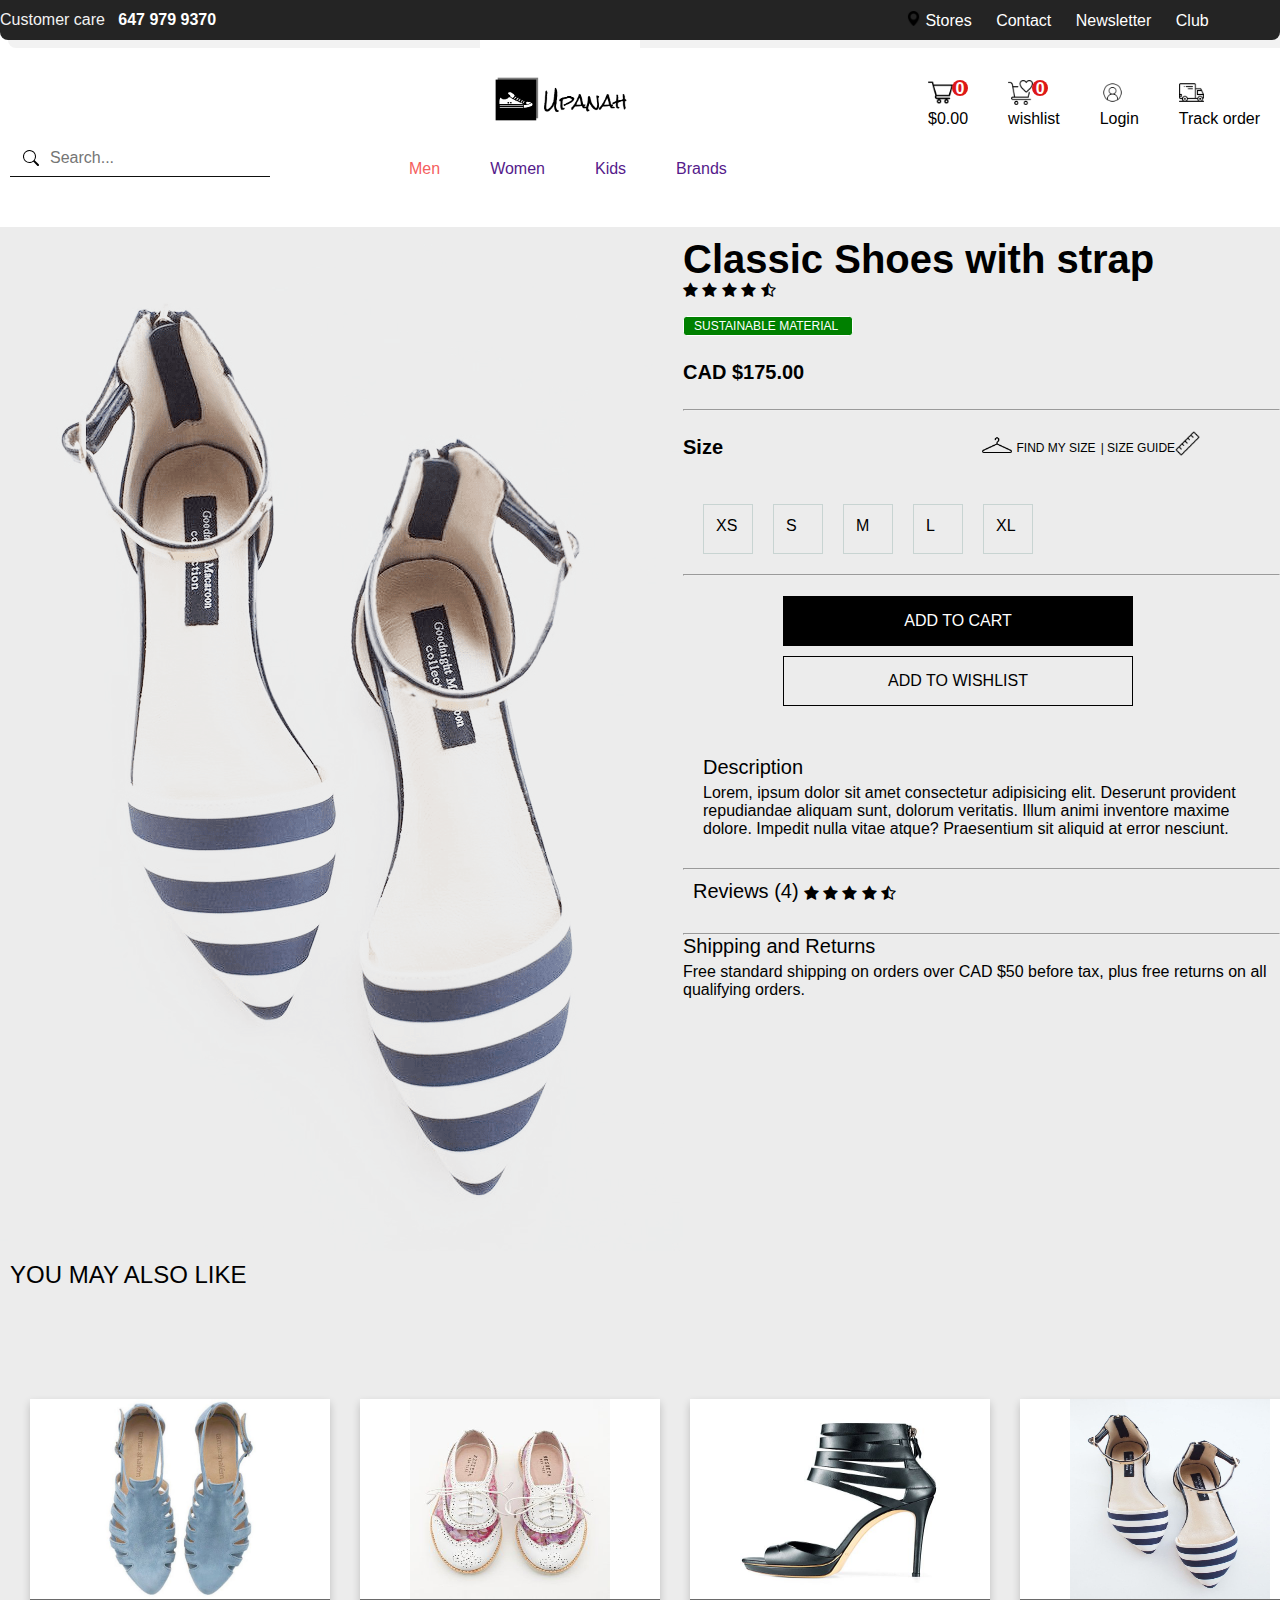
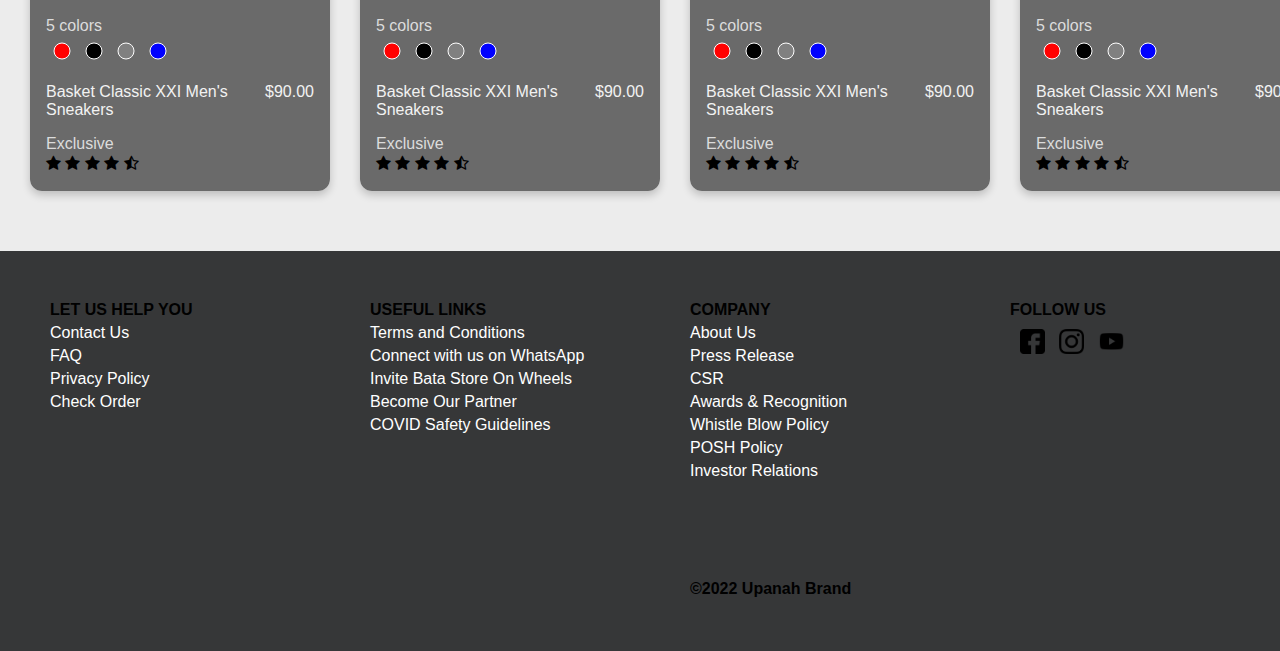
<file: womenproduct.html>
<html lang="en">
<head>
    <meta charset="UTF-8">
    <meta http-equiv="X-UA-Compatible" content="IE=edge">
    <meta name="viewport" content="width=device-width, initial-scale=1.0">
    <link rel="stylesheet" href="./assets/font-awesome-4.7.0/font-awesome-4.7.0/css/font-awesome.min.css">
    <link rel="stylesheet" href="./css/main.css">
    <link rel="icon" href="./assets/images/letter-u.png" type="image/icon type">
    <title>Women Product page</title>
    <style type="text/css">
      body{
background-color: #ececec;
}
</style>
</head>
<body>
    <nav class="navbar">
     
        <div class="comm-nav">
            <div style="width: 50%;">
              Customer care &nbsp;  <a href="tel:647-979-9370" style="color: white;" ><strong>647 979 9370</strong></a>
             </div>
             <div style="width: 20%;">
                
             </div>
            <div style="width: 30%;">
                <ul class="comm-list">
                    <li class="comm-item"><a href="" style="color: white;"> 
                      <img style="width:15px;" src="./assets/images/location-pin.png" alt=""> Stores </a></li>
                    <li class="comm-item"><a href="" style="color: white;">Contact</a></li>
                    <li class="comm-item"><a href="" style="color: white;">Newsletter </a></li>
                    <li class="comm-item"><a href="" style="color: white;">Club </a></li>
                </ul>
            </div>
        </div>    
    
        <div class="top-nav">
            <!-- <div style="width: 33%;">
                <form class="nosubmit">
                    <input class="nosubmit" type="search" placeholder="Search...">
                  </form>
            </div> -->
            <div style="width: 50%; justify-content: right; display: flex; ">
                <a href="index.html"><img class="logo-icon" src="./assets/images/upanah-f.png" alt=""></a>
            </div>
            <ul  style="width: 50%;" class="nav-logo">
                <li class="logo-item">
                    <img class="logo" src="./assets/images/truck.png" alt="">
                    <p class="pclass" >Track order</p>
                </li>
                <li class="logo-item" >
                    <img class="logo" src="./assets/images/login.png" alt="">
                    <p class="pclass" >Login</p>
                </li>
                <li class="logo-item">
                  <div style="width: 40px; position: relative;">
                    <div class="numberCircle">
                    <h5>0</h5> 
                  </div>
                  <img class="logo" src="./assets/images/wishlist.png" alt="">
                </div>
                    <p class="pclass">wishlist</p>
                </li>
                <li class="logo-item">
                  <div style="width: 40px; position: relative;">
                    <div class="numberCircle">
                    <h5>0</h5> 
                  </div>
                  <img class="logo"  src="./assets/images/shopping-cart.png" alt="">
                </div>
                    <p class="pclass">$0.00</p>
                </li>
            </ul>
        </div>
    

        <div style="display: flex ; flex-direction: row; width: 100%;">
    
        <div style="width: 30%;" >
            <form class="nosubmit">
                <input class="nosubmit" type="search" placeholder="Search...">
              </form>
        </div>
        <div style="width: 70%;">
          <ul class="nav-list" id="nav-id">
            <!-- <li class="list-item" ><a href="">NEW</a></li> -->
            <div class="dropdown">
                <!-- <button class="dropbtn">Dropdown 
                  <i class="fa fa-caret-down"></i>
                </button> -->
                
                <li class="dropbtn list-item"><a href="" style="color: #f5605e;">Men</a></li>
                <div class="dropdown-content">
                    <div class="head">
                        <h2>MEN</h2>
                    </div>
                  <div class="row">
                    <div class="column">
                      <h3>Categories</h3>
                      <a href="#">Athletic</a>
                      <a href="#">Shoes</a>
                      <a href="#">Boots</a>
                    </div>
                    <div class="column">
                      <h3>Popular Brands</h3>
                      <a href="#">Blundstone</a>
                      <a href="#">Cambrian</a>
                      <a href="#">ECCO</a>
                    </div>
                    <div class="column">
                      <h3>Discover</h3>
                      <a href="#">Race Ready</a>
                      <a href="#">Healthcare Worker Picks</a>
                      <a href="#">Orthopedic Footwear</a>
                    </div>
                    <div class="column">
                      <h3>We Fit You</h3>
                      <a href="#">Pedorthic Services</a>
                      <a href="#">Size & Fit Guide</a>
                      <a href="#">Repairs & Modificationsr</a>
                    </div>
                  </div>
                </div>
              </div> 
    
             <div class="dropdown">
                <li class="dropbtn list-item"><a href="">Women</a></li>
                <div class="dropdown-content">
                    <div class="head">
                        <h2>WOMEN</h2>
                    </div>
                  <div class="row">
                    <div class="column">
                      <h3>Categories</h3>
                      <a href="#">Athletic</a>
                      <a href="#">Shoes</a>
                      <a href="#">Boots</a>
                    </div>
                    <div class="column">
                      <h3>Popular Brands</h3>
                      <a href="#">Blundstone</a>
                      <a href="#">Cambrian</a>
                      <a href="#">ECCO</a>
                    </div>
                    <div class="column">
                      <h3>Discover</h3>
                      <a href="#">Race Ready</a>
                      <a href="#">Healthcare Worker Picks</a>
                      <a href="#">Orthopedic Footwear</a>
                    </div>
                    <div class="column">
                      <h3>We Fit You</h3>
                      <a href="#">Pedorthic Services</a>
                      <a href="#">Size & Fit Guide</a>
                      <a href="#">Repairs & Modificationsr</a>
                    </div>
                  </div>
                </div>
             </div> 
    
             <div class="dropdown">
                <li class="dropbtn list-item"><a href="">Kids</a></li>
                <div class="dropdown-content">
                    <div class="head">
                        <h2>KIDS</h2>
                    </div>
                  <div class="row">
                    <div class="column">
                      <h3>Categories</h3>
                      <a href="#">Athletic</a>
                      <a href="#">Shoes</a>
                      <a href="#">Boots</a>
                    </div>
                    <div class="column">
                      <h3>Popular Brands</h3>
                      <a href="#">Blundstone</a>
                      <a href="#">Cambrian</a>
                      <a href="#">ECCO</a>
                    </div>
                    <div class="column">
                      <h3>Discover</h3>
                      <a href="#">Race Ready</a>
                      <a href="#">Healthcare Worker Picks</a>
                      <a href="#">Orthopedic Footwear</a>
                    </div>
                    <div class="column">
                      <h3>We Fit You</h3>
                      <a href="#">Pedorthic Services</a>
                      <a href="#">Size & Fit Guide</a>
                      <a href="#">Repairs & Modificationsr</a>
                    </div>
                  </div>
                </div>
             </div>
            
            <li class="list-item"><a href="">Brands</a></li>
            <!-- <li class="list-image">
                <a href=""><img style="height: 40px;"  src="./assets/images/sale-tag.png" alt=""></a>
            </li> -->
            
        </ul>
        </div>
        
    
        <!-- dropdown content-->
    
        </div>
            
            <div class="menu" id="toggle-button">
                <div class="menu-line"></div>
                <div class="menu-line"></div>
                <div class="menu-line"></div>
            </div>
        </nav>
    <div class="mainproduct" >
        <div class="product" >
            <img class="smallsize" src="./assets/images/women_test_2.png" alt="">
        </div>
        <div>
          <h1 class="productfont">Classic Shoes with strap</h1>
          <div style="padding-bottom:16px">
              <i class="fa fa-star" aria-hidden="true"></i>
              <i class="fa fa-star" aria-hidden="true"></i>
              <i class="fa fa-star" aria-hidden="true"></i>
              <i class="fa fa-star" aria-hidden="true"></i>
              <i class="fa fa-star-half-o" aria-hidden="true"></i>
            </div>

            <div class="producttext">
              <p style="font-size: 12px; color: white; padding-top: 2px; padding-left: 10px;">SUSTAINABLE MATERIAL</p>
            </div>

            <h1 class="amount">CAD $175.00</h1>
            <hr>
            <div  class="mainproduct fullwidth">
              <div style="width: 50%;">
                  <h1 class="amount">Size</h1>
              </div>
              <div style="width: 50%;display: flex; flex-direction: row;" >
                  <div>
                      <img class="hanger" src="./assets/images/hanger.png" alt="">
                  </div>
                  <p class="hangertext">FIND MY SIZE</p>
                  <div>
                      <p class="hangertext">| SIZE GUIDE</p>
                  </div>
                  <div>
                      <img class="ruler" src="./assets/images/ruler.png" alt="">
                  </div>
              </div>
              
            </div>
            
            <div class="sizecontainer">
              <div class="sizetypes">
                     <p style="margin: 12px;"> XS</p>
              </div>
              <div class="sizetypes">
                  <p style="margin: 12px;"> S</p>
              </div>
              <div class="sizetypes">
                  <p style="margin: 12px;"> M</p>
              </div>
              <div class="sizetypes">
                  <p style="margin: 12px;"> L</p>
              </div>
              <div class="sizetypes">
                  <p style="margin: 12px;"> XL</p>
           </div>
          </div>

          <hr>

          <div class="cartcontainer">
              <div class="cartbox">
                    <a style="text-decoration: none;" href="cartwomen.html"><p class="carttext">ADD TO CART</p></a>
              </div>
              <div class="wishbox">
                      <p class="wishtext">ADD TO WISHLIST</p>
              </div>
          </div>

          <div class="descriptioncontainer">
              <p class="description">Description</p>
              <p class="descriptiontext">Lorem, ipsum dolor sit amet consectetur adipisicing elit. Deserunt provident repudiandae aliquam sunt, dolorum veritatis. Illum animi inventore maxime dolore. Impedit nulla vitae atque? Praesentium sit aliquid at error nesciunt.</p>
          </div>    

          <hr>

          <div class="sizecontainer" style="margin-top: 10px;margin-bottom: 30px;">
              <p class="description">Reviews (4) </p>
              <div style="padding-top:5px;padding-left: 5px;">
                  <i class="fa fa-star" aria-hidden="true"></i>
                  <i class="fa fa-star" aria-hidden="true"></i>
                  <i class="fa fa-star" aria-hidden="true"></i>
                  <i class="fa fa-star" aria-hidden="true"></i>
                  <i class="fa fa-star-half-o" aria-hidden="true"></i>
              </div>
          </div>
          
          <hr>

          <div>
              <p class="description">Shipping and Returns </p>
              <p class="descriptiontext">Free standard shipping on orders over CAD $50 before tax, plus free returns on all qualifying orders.</p>
          </div>

      </div>

    </div>
    <div>
       <p class="recomondations">You may also like</p>

       <div class="wrapper"> 
        <div style="margin-top:100px;margin-left:30px">
            <div class="card">
               <a href=""><img src="./assets/images/women1.jpeg" alt="Avatar" style="width:200px;height: 200px;margin-left: 50px;"></a>
                <div class="container">
                  <p style="color: #dcdcdc; font-size: 16px;padding-top:16px;">5 colors</p>
                   <div style="display: flex; flex-direction :row">
                    <svg height="32" width="32">
                        <circle cx="16" cy="16" r="8" stroke="white" stroke-width="1" fill="red" />
                      </svg>
                      <svg height="32" width="32">
                        <circle cx="16" cy="16" r="8" stroke="white" stroke-width="1" fill="black" />
                      </svg>
                      <svg height="32" width="32">
                        <circle cx="16" cy="16" r="8" stroke="white" stroke-width="1" fill="grey" />
                      </svg>
                      <svg height="32" width="32">
                        <circle cx="16" cy="16" r="8" stroke="white" stroke-width="1" fill="blue" />
                      </svg>
                      
                   </div>
                  <div class="wrapper" style="padding-top:16px;">
                    <div style="padding-right: 16px; ">    
                    <p style="color: #f2f2f2;">Basket Classic XXI Men's Sneakers</p>
                </div>
                <div style="float: right;">
                    <p style="color: #f2f2f2;">$90.00</p>
                </div> 
                  </div> 
                  <div style="padding-bottom: 2px;padding-top: 16px;">
                        <p style="border-radius: 3px; ;
                        color: #dcdcdc; width: 50%;">Exclusive</p>
                  </div>
                  <div style="padding-bottom:16px">
                    <i class="fa fa-star" aria-hidden="true"></i>
                    <i class="fa fa-star" aria-hidden="true"></i>
                    <i class="fa fa-star" aria-hidden="true"></i>
                    <i class="fa fa-star" aria-hidden="true"></i>
                    <i class="fa fa-star-half-o" aria-hidden="true"></i>
                  </div>
                </div>
              </div>
        </div>
        
        <div style="margin-top:100px;margin-left:30px">
            <div class="card">
               <a href=""><img src="./assets/images/women2.jpeg" alt="Avatar" style="width:200px;height: 200px;margin-left: 50px;"></a>
                <div class="container">
                  <p style="color: #dcdcdc; font-size: 16px;padding-top:16px;">5 colors</p>
                   <div style="display: flex; flex-direction :row">
                    <svg height="32" width="32">
                        <circle cx="16" cy="16" r="8" stroke="white" stroke-width="1" fill="red" />
                      </svg>
                      <svg height="32" width="32">
                        <circle cx="16" cy="16" r="8" stroke="white" stroke-width="1" fill="black" />
                      </svg>
                      <svg height="32" width="32">
                        <circle cx="16" cy="16" r="8" stroke="white" stroke-width="1" fill="grey" />
                      </svg>
                      <svg height="32" width="32">
                        <circle cx="16" cy="16" r="8" stroke="white" stroke-width="1" fill="blue" />
                      </svg>
                      
                   </div>
                  <div class="wrapper" style="padding-top:16px;">
                    <div style="padding-right: 16px; ">    
                    <p style="color: #f2f2f2;">Basket Classic XXI Men's Sneakers</p>
                </div>
                <div style="float: right;">
                    <p style="color: #f2f2f2;">$90.00</p>
                </div> 
                  </div> 
                  <div style="padding-bottom: 2px;padding-top: 16px;">
                        <p style="border-radius: 3px; ;
                        color: #dcdcdc; width: 50%;">Exclusive</p>
                  </div>
                  <div style="padding-bottom:16px">
                    <i class="fa fa-star" aria-hidden="true"></i>
                    <i class="fa fa-star" aria-hidden="true"></i>
                    <i class="fa fa-star" aria-hidden="true"></i>
                    <i class="fa fa-star" aria-hidden="true"></i>
                    <i class="fa fa-star-half-o" aria-hidden="true"></i>
                  </div>
                </div>
              </div>
        </div>

        <div style="margin-top:100px;margin-left:30px">
            <div class="card">
               <a href=""><img src="./assets/images/women3.jpeg" alt="Avatar" style="width:200px;height: 200px;margin-left: 50px;"></a>
                <div class="container">
                  <p style="color: #dcdcdc; font-size: 16px;padding-top:16px;">5 colors</p>
                   <div style="display: flex; flex-direction :row">
                    <svg height="32" width="32">
                        <circle cx="16" cy="16" r="8" stroke="white" stroke-width="1" fill="red" />
                      </svg>
                      <svg height="32" width="32">
                        <circle cx="16" cy="16" r="8" stroke="white" stroke-width="1" fill="black" />
                      </svg>
                      <svg height="32" width="32">
                        <circle cx="16" cy="16" r="8" stroke="white" stroke-width="1" fill="grey" />
                      </svg>
                      <svg height="32" width="32">
                        <circle cx="16" cy="16" r="8" stroke="white" stroke-width="1" fill="blue" />
                      </svg>
                      
                   </div>
                  <div class="wrapper" style="padding-top:16px;">
                    <div style="padding-right: 16px; ">    
                    <p style="color: #f2f2f2;">Basket Classic XXI Men's Sneakers</p>
                </div>
                <div style="float: right;">
                    <p style="color: #f2f2f2;">$90.00</p>
                </div> 
                  </div> 
                  <div style="padding-bottom: 2px;padding-top: 16px;">
                        <p style="border-radius: 3px; ;
                        color: #dcdcdc; width: 50%;">Exclusive</p>
                  </div>
                  <div style="padding-bottom:16px">
                    <i class="fa fa-star" aria-hidden="true"></i>
                    <i class="fa fa-star" aria-hidden="true"></i>
                    <i class="fa fa-star" aria-hidden="true"></i>
                    <i class="fa fa-star" aria-hidden="true"></i>
                    <i class="fa fa-star-half-o" aria-hidden="true"></i>
                  </div>
                </div>
              </div>
        </div>
        <div style="margin-top:100px;margin-left:30px">
            <div class="card">
               <a href=""><img src="./assets/images/women4.jpeg" alt="Avatar" style="width:200px;height: 200px;margin-left: 50px;"></a>
                <div class="container">
                  <p style="color: #dcdcdc; font-size: 16px;padding-top:16px;">5 colors</p>
                   <div style="display: flex; flex-direction :row">
                    <svg height="32" width="32">
                        <circle cx="16" cy="16" r="8" stroke="white" stroke-width="1" fill="red" />
                      </svg>
                      <svg height="32" width="32">
                        <circle cx="16" cy="16" r="8" stroke="white" stroke-width="1" fill="black" />
                      </svg>
                      <svg height="32" width="32">
                        <circle cx="16" cy="16" r="8" stroke="white" stroke-width="1" fill="grey" />
                      </svg>
                      <svg height="32" width="32">
                        <circle cx="16" cy="16" r="8" stroke="white" stroke-width="1" fill="blue" />
                      </svg>
                      
                   </div>
                  <div class="wrapper" style="padding-top:16px;">
                    <div style="padding-right: 16px; ">    
                    <p style="color: #f2f2f2;">Basket Classic XXI Men's Sneakers</p>
                </div>
                <div style="float: right;">
                    <p style="color: #f2f2f2;">$90.00</p>
                </div> 
                  </div> 
                  <div style="padding-bottom: 2px;padding-top: 16px;">
                        <p style="border-radius: 3px; ;
                        color: #dcdcdc; width: 50%;">Exclusive</p>
                  </div>
                  <div style="padding-bottom:16px">
                    <i class="fa fa-star" aria-hidden="true"></i>
                    <i class="fa fa-star" aria-hidden="true"></i>
                    <i class="fa fa-star" aria-hidden="true"></i>
                    <i class="fa fa-star" aria-hidden="true"></i>
                    <i class="fa fa-star-half-o" aria-hidden="true"></i>
                  </div>
                </div>
              </div>
        </div>
    </div>
    </div>


    <footer class="footer">
        <div style="width: 25%; margin: 50px;">
          <h4>LET US HELP YOU</h4>
           <div class="columnfooter">
            <a class="afooter" href="">Contact Us</a>
            <a class="afooter" ref="">FAQ</a>
            <a class="afooter" href="">Privacy Policy</a>
            <a class="afooter" href="">Check Order</a>
           </div>
         </div>
         <div style="width: 25% ; margin: 50px">
            <h4>USEFUL LINKS</h4>
            <div class="columnfooter">
              <a class="afooter" href="">Terms and Conditions</a>
              <a class="afooter" href="">Connect with us on WhatsApp</a>
              <a class="afooter" href="">Invite Bata Store On Wheels</a>
              <a class="afooter" href="">Become Our Partner</a>
              <a class="afooter" href="">COVID Safety Guidelines</a>
            </div>
         </div>

         <div style="width: 25% ; margin: 50px">
          <h4>COMPANY</h4>
          <div class="columnfooter">
            <a class="afooter"  href="">About Us</a>
            <a class="afooter" href="">Press Release</a>
            <a class="afooter" href="">CSR</a>
            <a class="afooter" href="">Awards & Recognition</a>
            <a class="afooter" href="">Whistle Blow Policy</a>
            <a class="afooter" href="">POSH Policy</a>
            <a class="afooter" href="">Investor Relations</a>
          </div>

          <h4 style="margin-top: 100px;" >&copy;2022 Upanah Brand</h4>  
       </div>
       <div style="width: 25% ; margin: 50px">
        <h4>FOLLOW US</h4>
          <div class="footerimage">
             <img class="footerimage"  src="./assets/images/facebook.png" alt=""> 
             <img class="footerimage" src="./assets/images/instagram.png" alt="">
             <img class="footerimage" src="./assets/images/youtube.png" alt="">
          </div>
       </div>

  </footer>

</body>
</html>
</file>
<file: css/main.css>
* {
    box-sizing: border-box;
    padding: 0;
    margin: 0;
    font-family: 'Open Sans', 'Arial', sans-serif;
    font-size: 16px;
    scroll-behavior: smooth;
}


.pclass{
  margin-top:5px
}
.textright{
  text-align: right;
}

.navbar {
    background-color: white;
    /* color: #000000; */
    display: flex;
    justify-content: space-around;
    align-items: center;
    font-size: 20px;
    flex-direction: column;
}

.top-nav{
    flex-direction: row;
    display: flex;
    width: 100%;
    height: 100px;
    
}
.nav-logo .logo-item{
  /* display: inline-block; */
  margin: 20px;
  float: right;
}

.numberCircle {
  border-radius: 50%;
  width: 16px;
  height: 16px;
  top: 0;
  right: 0;
  position: absolute;
  background: rgb(221, 24, 24);
  color: #FFFFFF;
  text-align: center;
  font: 2px;
}

.headercolor{
  color: white;
}
.comm-nav{
    flex-direction: row;
    display: flex ;
    width: 100%;
    background-color: #242424;
    flex-wrap: wrap;
    height: 40px;
    align-items: center;
    color: #f2f2f2;
    border-radius: 0px 0px 8px 8px;
    box-shadow: 8px 8px;
}

.comm-list{
  list-style-type: none;
  margin: auto;
  align-items: right;
}
.comm-list .comm-item{
  display: inline-block;
  margin-left: 10px;
  margin-right: 10px;
  color: #FFFFFF;
}

.logo-icon{
    height: 120px;
    align-items: center;
    /* margin-top: 20px; */
}

.navtest{
  list-style-type: none;
  display: inline-block;
    padding: 20px 10px;
    text-align: center;
    margin: 15px;
    margin-top: 0;
}

.nav-list{
    list-style-type: none;
}

.nav-list .list-item {
    display: inline-block;
    padding: 20px 10px;
    text-align: center;
    margin: 15px;
    margin-top: 0;
}

.nav-list .list-image {
    display: inline-block;
    /* padding: 20px 10px; */
    text-align: center;
    /* margin: 15px; */
}

.nav-logo{
    list-style-type: none;
    width: 34%;
    margin-top: 20px;
   
}



.navbar a{
    /* color: #000000; */
    text-decoration: none;

}
.navbar a:hover{
   text-decoration: underline;
}

.menu {
    display: none;
}

.menu-line{
    width: 20px;
    height: 3px;
    background-color: black;
    margin-bottom: 4px;
}

@media all and (max-width : 480px){
    .navbar{
        flex-direction: column;
    }

    .menu{
        display: block;
        position: absolute;
        right: 15px;
        top: 15px;
    }

    .nav-list{
        list-style-type: none;
        width: 100%;
        text-align: center;
        padding-top: 10px;
        display: none;
    }

    .nav-list .list-item {
        display: block;
        padding: 10px;    
        border-top: 1px solid black;
    }
    
    .nav-logo{
        display: none;
    }

    .comm-nav{
        display: none;
    }

    .logo-icon{
        height: 30px;
        margin-left: 10px;
        margin-top: 10px;
    }
}

.active {
    display: block;
}

.logo{
    height: 25px;
}


.logowidth{
  width: 15px;
}
  
form.nosubmit {
    border: none;
    padding: 0;
    /* margin-top: 50px; */
    margin-left: 10px;
    margin-bottom: 50px;

  }
  
  input.nosubmit {
    width: 260px;
    display: block;
    border: none;
    padding: 9px 4px 9px 40px;
    outline: none;
    /* text-decoration: underline; */
    border-bottom: 1px solid #0e0f0e;
    background: transparent url("data:image/svg+xml,%3Csvg xmlns='http://www.w3.org/2000/svg' width='16' height='16' class='bi bi-search' viewBox='0 0 16 16'%3E%3Cpath d='M11.742 10.344a6.5 6.5 0 1 0-1.397 1.398h-.001c.03.04.062.078.098.115l3.85 3.85a1 1 0 0 0 1.415-1.414l-3.85-3.85a1.007 1.007 0 0 0-.115-.1zM12 6.5a5.5 5.5 0 1 1-11 0 5.5 5.5 0 0 1 11 0z'%3E%3C/path%3E%3C/svg%3E") no-repeat 13px center;
  }
  /* .nosubmit:hover{
    
  } */



  p.small {
    line-height: 0.7;
  }
  

  /* drop down css*/

  .column {
    float: left;
    padding: 10px;
    background-color: #FFFFFF;
    height: 250px;
    width: 25%;
  }
  
  .column a {
    float: none;
    color: black;
    padding: 16px;
    text-decoration: none;
    display: block;
    text-align: left;
  }
  

  .row:after {
    content: "";
    clear: both;
    display: flex;
    flex-direction: row;
  }

  .dropdown {
    float: left;
    overflow: hidden;
  }
  
  .dropdown .dropbtn {
    font-size: 16px;  
    border: none;
    outline: none;
    color: #000000;
    background-color: inherit;
    font: inherit;
  }
  
  .dropdown:hover .dropbtn {
    text-decoration: underline;
  }
  
  .dropdown-content {
    display: none;
    position: absolute;
    background-color: #f9f9f9;
    width: 100%;
    left: 0;
    box-shadow: 0px 8px 16px 0px rgba(0,0,0,0.2);
    z-index: 1;
  }
  
  .dropdown-content .head {
    background: #85dcbA;
    padding: 16px;
    color: #000000;
  }
  
  .dropdown:hover .dropdown-content {
    display: block;
  }

  .collectionbutton{
    border-style: solid;
  border-width: 1px;
  color: black;
  padding: 15px 32px;
  text-align: center;
  text-decoration: none;
  display: inline-block;
  font-size: 16px;
  cursor: pointer;
  margin-top: 20px;
  }

  a.collectionbutton:hover{
    background-color: #000000;
    color: white;
  }

  .benefits{
    height: 70px;
    margin-left: 50%;
 
  }

  .footer{
    margin-top: 60px;
    background-color:#363738;
    height: 400px;
    width: 100%;
    display: flex;
    flex-direction: row;
  }

  .columnfooter a {
    float: none;
    color: rgba(224, 243, 239, 0);
    text-decoration: none;
    display: block;
    text-align: left;
    margin-top: 5px;
  }

  a.afooter:hover{
    text-decoration: underline;
  }
  a.afooter{
    color: white;
  }
  .footerimage {
    height: 25px;
    margin: 5px;
  }
  .footerdiv{
    width: 25%;
     margin: 50px;
  }
  

  .inputalign{
    margin-left: 25%;
    padding: 5px;
    margin-right: 25%;
  }

  .inputsubmit{
    margin-left: 30%;
    margin-right: 25%;
  }

  input[type=text], select, textarea {
    width: 100%;
    padding: 12px;
    border: 1px solid #ccc;
    border-radius: 4px;
    box-sizing: border-box;
    margin-top: 6px;
    margin-bottom: 16px;
    resize: vertical;
  }
  
  input[type=submit] {
    background-color: red;
    color: white;
    padding: 12px 20px;
    border: none;
    border-radius: 4px;
    cursor: pointer;
    width: 550px;
  }
  
  input[type=submit]:hover {
    background-color: #ec4850;
  }



.zoom:hover {
  -ms-transform: scale(1.03); 
  -webkit-transform: scale(1.03); 
  transform: scale(1.03); 
}

.img-hover-zoom {
  height: 300px; 
  overflow: hidden; 
}

.img-hover-zoom--brightness img {
  transition: transform 2s, filter 1.5s ease-in-out;
  transform-origin: center center;
  filter: brightness(50%);
}

.img-hover-zoom--brightness:hover img {
  filter: brightness(100%);
  transform: scale(1.3);
}



.tech-slideshow .mover-1 {
  animation: moveSlideshow 5s linear infinite;
  

}


@keyframes moveSlideshow {
  100% { 
    transform: translateX(-66.6666%);  
  }
}

.sizemargin{
  margin: 12px;
}
/* trying the image grid */

.parent {
  position: relative;
  top: 0;
  left: 0;
}
.image1 {
  position: relative;
  top: 0;
  left: 0;
}
.image2 {
  position: absolute;
  top: 30px;
  left: 30px;
  margin-left: 150px;
}


.img-hover-zoomlogo--brightness img {
  transition: transform 2s, filter 1.5s ease-in-out;
  transform-origin: center center;
}

/* The Transformation */
.img-hover-zoomlogo--brightness:hover img {
  filter: brightness(100%);
  transform: scale(1.3);
}

/* products page */

.card {
  box-shadow: 0 4px 8px 0 rgba(0,0,0,0.2);
  width: 300px;
  background-color: white;
  border-radius: 12px 12px 0px 0px;
}
.card , .container{
  border-radius:0px 0px 12px 12px;
}

.card:hover {
  box-shadow: 0 8px 16px 0 rgba(0,0,0,0.2);
}

.container {
  padding: 2px 16px;
  background-color:#6a6a6a;
}

/* shoe product specific */
.product{
  width: 60%;
}

.productimage{
  height: 1000px;
}

.mainproduct{
  display: flex;
  flex-direction: row;
}

.productfont{
  font-size: 40px;
  margin-top: 10px;
}

.producttext{
  border: 1px solid #FFFFFF;
  width: 170px;
  height: 20px;
  border-radius: 0.2em;
  background-color: green;
}

.amount{
  margin-top: 25px;
  font-size: 20px;
  margin-bottom: 25px;
}
.hanger{
  width: 30px;
  margin-top: 25px;
}

.hangertext{
  font-size: 12px; 
  margin-top: 30px;
  padding-left: 5px;
}

.ruler{
  width: 25px;
  margin-top: 20px;
}


.sizetypes{
  border: 1px solid #c8d4d2;
  height: 50px;
  width: 50px;
  margin: 10px;
}

.sizecontainer{
  display: flex;
  flex-direction: row;
  margin: 10px;
}

.cartbox{
  border: 1px solid #000000;
  height: 50px;
  width: 350px;
  background-color: #000000;
}

.cartcontainer{
  margin-top: 20px;
  margin-left: 100px;
  display: flex;
  flex-direction: column;
}

.carttext{
  color: #FFFFFF;
  margin-top: 15px;
  text-align: center;
}


.wishbox{
  border: 1px solid #000000;
  height: 50px;
  width: 350px;
  margin-top: 10px;
}

.wishtext{
  color: #000000;
  margin-top: 15px;
  text-align: center;
}

.descriptioncontainer{
  margin-top: 50px;
  margin-left: 20px;
  display: flex;
  flex-direction: column;
  margin-bottom: 30px;
}

.description{
  font-size: 20px;
}

.descriptiontext{
  margin-top: 5px;
  font-size: 16px;
}

.recomondations{
  font-size: 24px;
 text-transform: uppercase;
 padding: 10px;
}

/* cart css */
.cartheader{
  font-size: 32px;
  font-weight: 700;
  padding: 10px;
}

.paycard {
  box-shadow: 0 4px 8px 0 rgba(0,0,0,0.2);
  width: 50%;
  height: 250px;
  background-color: white;
  /* border-radius: 12px 12px 0px 0px; */
  margin: 5px;
  display: flex;
  flex-direction: row;
}

.paycontainer {
  padding: 2px 16px;
  background-color:#6a6a6a;
}

.payimage{
  margin: 20px;
  width: 150px;
  height: 200px;
  border: 1px solid #e0d3d3;
}

.paycontent{
  margin: 15px;
  width: 35%;
}

.paycontenttext{
  font-weight: 600;
}

.paynormaltext{
  padding: 10px;
}

.paycontentamount{
  margin: 15px;
  text-align: right;
  width: 35%;
}


.paymenttextbox{
  border: 1px solid #f3e7e7;
  height: 50px;
  width: 600px;
  margin: 20px;
  border-radius: 0.2em;
  box-shadow: 0 4px 8px 0 rgba(0,0,0,0.2);
}

.paymenttextboxpayal{
  border: 1px solid #f3e7e7;
  height: 50px;
  width: 600px;
  margin: 20px;
  border-radius: 0.2em;
  display: flex;
  flex-direction: row;
  box-shadow: 0 4px 8px 0 rgba(0,0,0,0.2);
}

.fullwidth{
  width: 100%;
}

.wrapper{
  display: flex;
  flex-direction: row
}
.wrapper2{
  display: flex;
  flex-direction: row;
}

.testing{
  margin: auto;
  display: block;
}

.partnerlogo{
  display: block;
  margin: auto;
  height: 50px;
}

.sizetypes:hover{
  background-color: #000000;
  color: white;
}

.pencil{
  padding: 10px;
  width: 10px;
}

.contentwidth{
  width: 35%;
}


/* media queries */
@media (max-width: 768px) { 
  .wrapper {
    display: flex;
    flex-direction: column; 
  }
  .wrapper2 {
    display: flex;
    flex-direction: column; 
  }
  .inputsubmit{
    margin: auto;
  }
  .benefits{
    margin: auto;
    display: block;
  }
  .testing{
    margin: auto;
    display: block;
  }
  .promocard {
    order: 1;
    width: auto;
  }
  .paymenttextbox{
    width: auto;
  }
  .paycard{
    clear: both;
    width: auto;
  }
  .paymenttextboxpayal{
    width: auto;
  }
}

@media (max-width : 768px){
  .footer{
    display: flex;
    flex-direction: column;
    height: auto;
    width: auto;
  }
}


@media (max-width: 768px) { 
  .mainproduct{
    display: flex;
    flex-direction: column; 
  }
  .product{
    width: auto;
    /* height: auto; */
  }
  .fullwidth{
    width: auto;
  }
  .carttext{
    width: auto;
  }
  .cartcontainer{
    width: auto;
    margin: auto;
  }
  .productfont{
    font-size: 20px;
  } 
  .smallsize{
    width: 100%;
  }
  .widthfifty{
    width: 100%;
    overflow: hidden;
  }
  .widththirtytwo{
    width: 100%;
  }
  .widthseventy{
    width: 100%;
  }
  .widththirty{
    width: 100%;
  }
  .widthtwenty{
    width: 100%;
  }
  .widthtwentyfive{
    width: 100%;
  }
}

@media (min-width: 768px){
.widthtwenty{
    width: 20%;
}
.widthfifty{
  width: 50%;
}
.widththirtytwo{
  width: 32%;
}
.widththirty{
  width: 30%;
}
.widthseventy{
  width: 70%;
}
.widthtwentyfive{
  width: 25%;
}

}


.glassBox {
  width: 100%;
  height: 250px;
  max-width: 300px;
  border-radius: 5px;
  padding: 15px;
  position: relative;
  display: flex;
  justify-content: center;
  align-items: center;
  margin-left: 50px;
  margin-top: 15px;
}
.glassBox, .glassBox * {
  transition: 400ms;
}
.animebackground{
  background-image: linear-gradient(160deg, #0093E9 0%, #80D0C7 100%);
}
.glassBox__imgBox img {
  display: block;
  width: 100%;
  height: auto;
  
}

.glassBox:hover .glassBox__imgBox {
  transform: translateY(-50px);
}
.glassBox:hover .glassBox__imgBox img {
  transform: translate(-20px, -40px) rotate(-15deg) scale(1.4);
}
</file>
